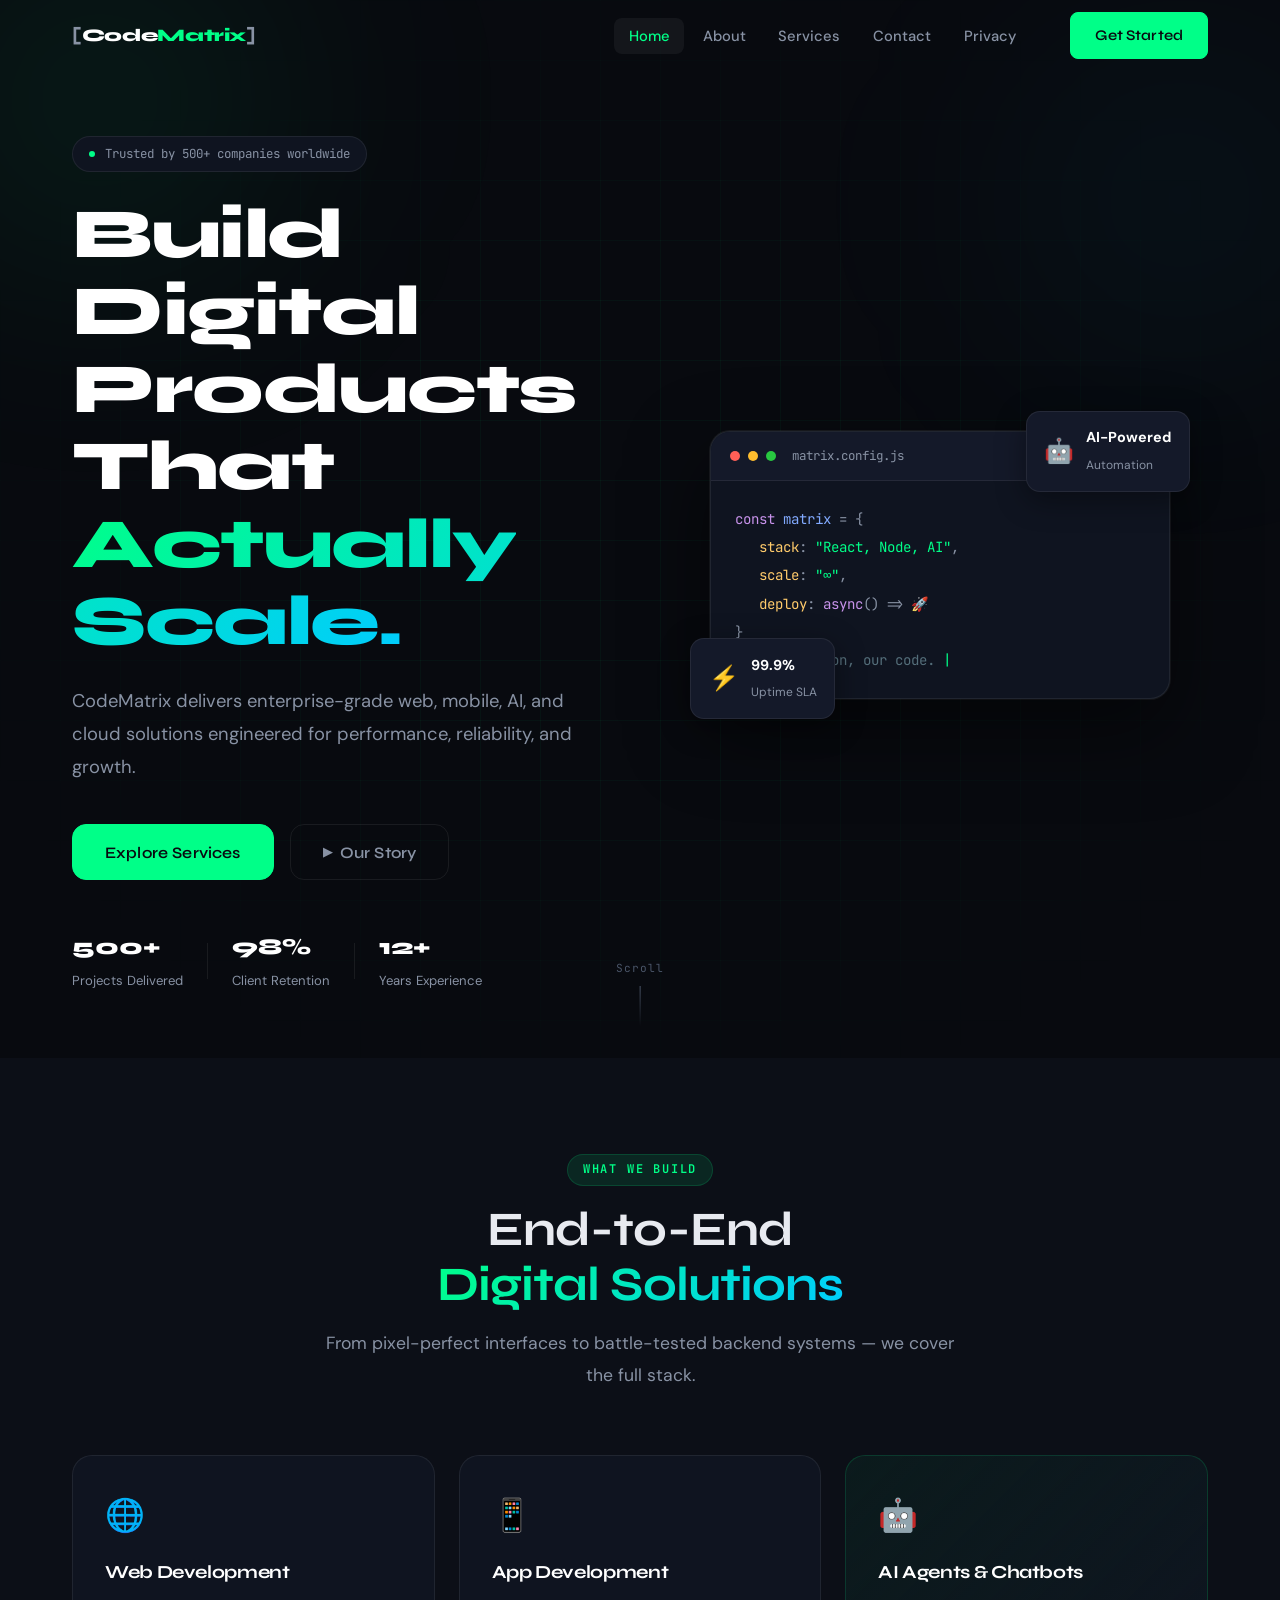
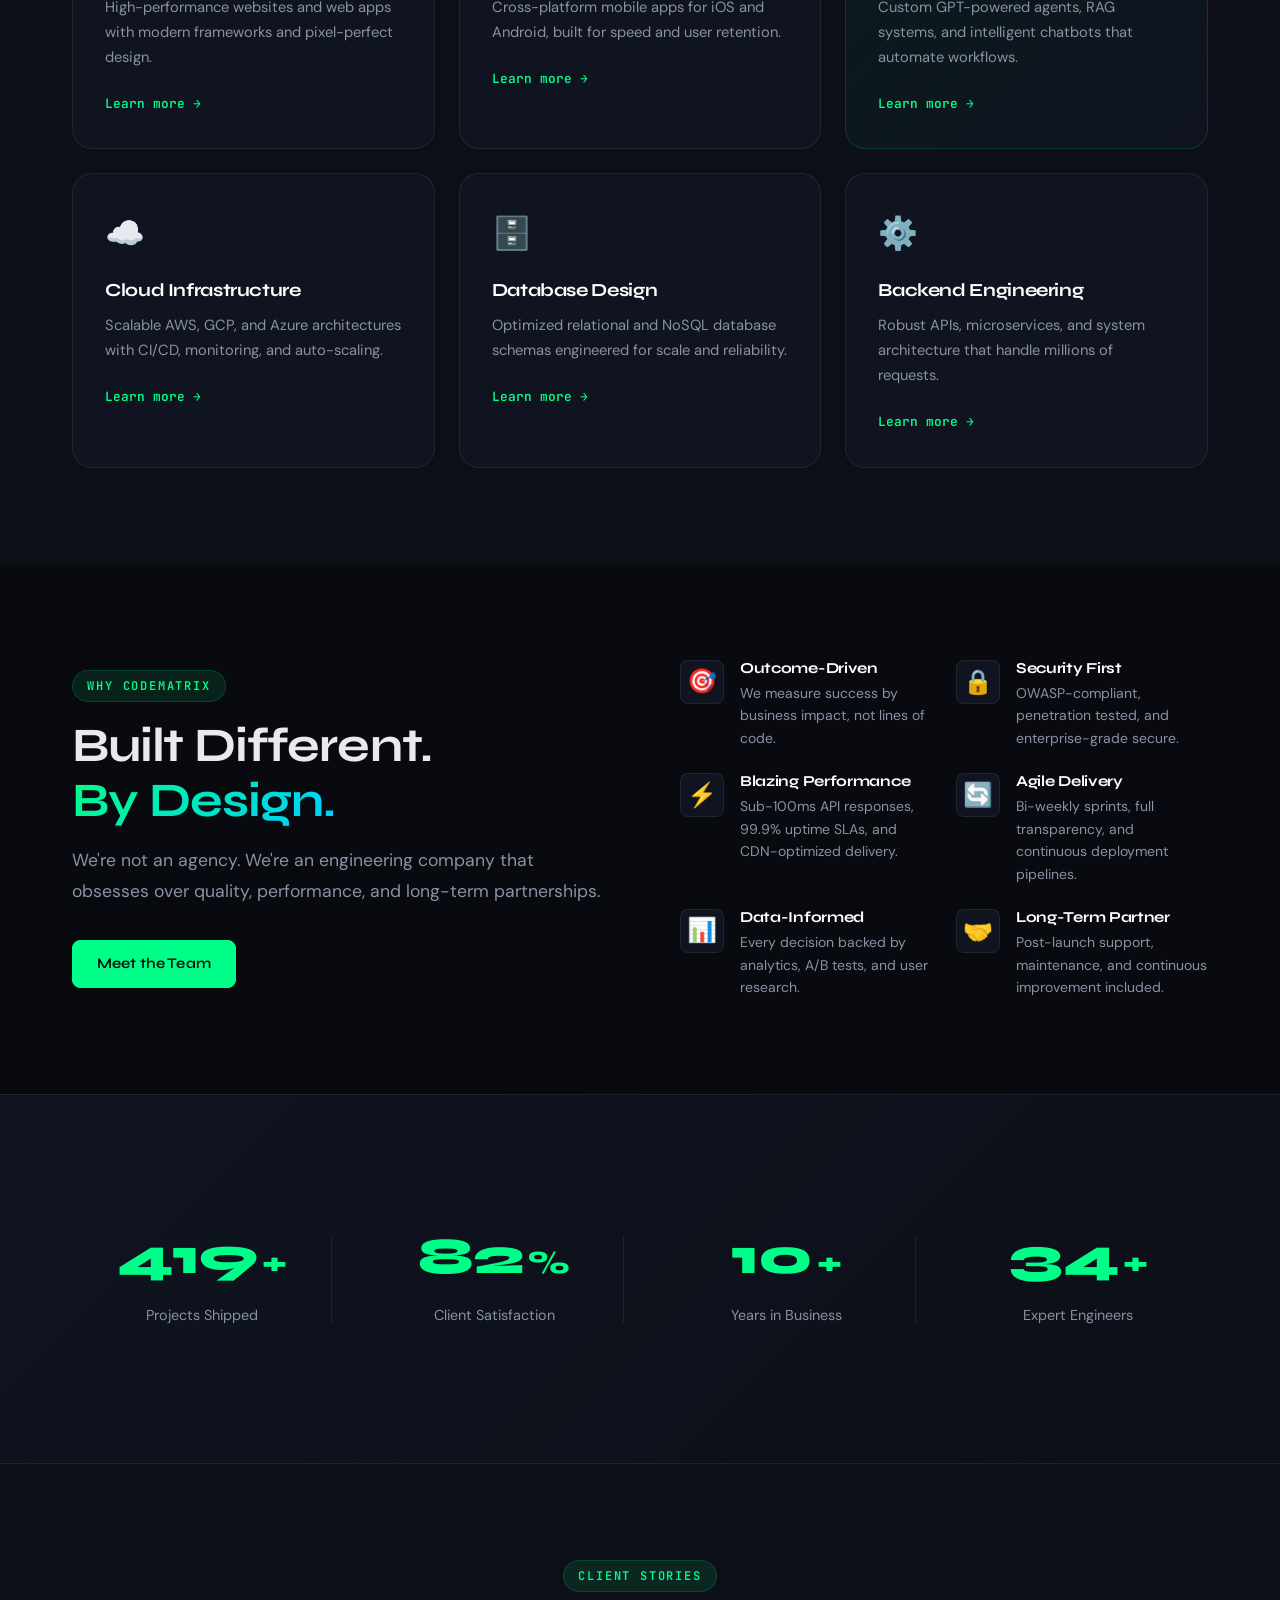
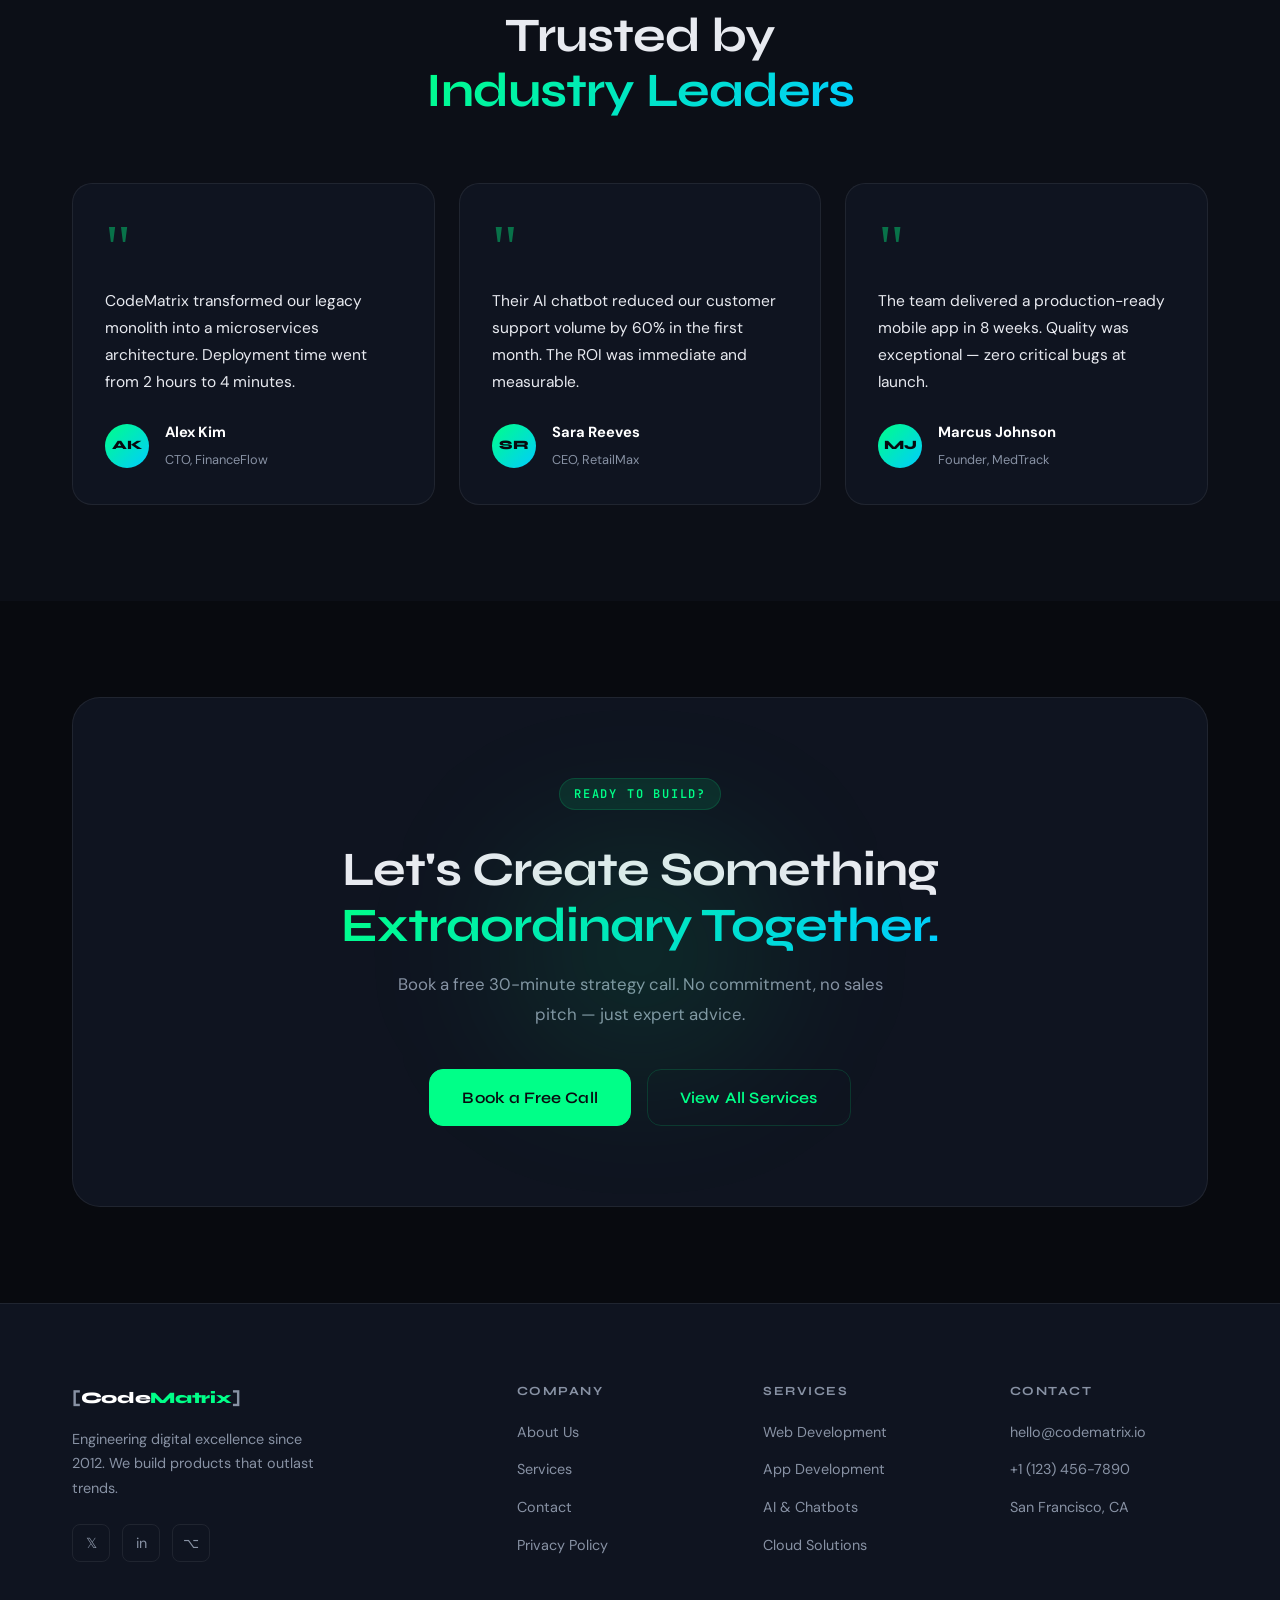
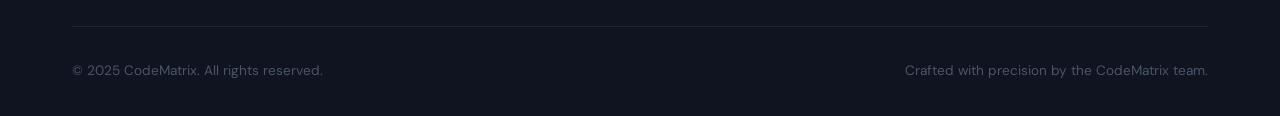
<file: index.html>
<!DOCTYPE html>
<html lang="en">
<head>
  <meta charset="UTF-8" />
  <meta name="viewport" content="width=device-width, initial-scale=1.0" />
  <title>CodeMatrix — Modern Tech Solutions</title>
  <meta name="description" content="CodeMatrix delivers cutting-edge web, app, AI, and cloud solutions for modern businesses. Build faster, scale smarter." />
  <meta name="keywords" content="web development, app development, AI agents, cloud solutions, tech startup, CodeMatrix" />
  <meta name="author" content="CodeMatrix" />

  <!-- Open Graph -->
  <meta property="og:title" content="CodeMatrix — Modern Tech Solutions" />
  <meta property="og:description" content="We build digital products that scale. Web, App, AI, Cloud — all under one roof." />
  <meta property="og:type" content="website" />
  <meta property="og:url" content="https://codematrix.io" />
  <meta property="og:image" content="assets/og-image.png" />

  <!-- Google Analytics -->
  <!-- Google tag (gtag.js) -->
<!-- Google Analytics -->
<!-- Google tag (gtag.js) -->
<script async src="https://www.googletagmanager.com/gtag/js?id=G-DKW6C0M9B0"></script>
<script>
  window.dataLayer = window.dataLayer || [];
  function gtag(){dataLayer.push(arguments);}
  gtag('js', new Date());

  gtag('config', 'G-DKW6C0M9B0');
</script>

  <!-- Google AdSense Placeholder -->
  <!-- <script async src="https://pagead2.googlesyndication.com/pagead/js/adsbygoogle.js?client=ca-pub-XXXXXXXXXX" crossorigin="anonymous"></script> -->
   <script async src="https://pagead2.googlesyndication.com/pagead/js/adsbygoogle.js?client=ca-pub-2388046871434862"
     crossorigin="anonymous"></script>

  <link rel="stylesheet" href="style.css" />
  <link rel="preconnect" href="https://fonts.googleapis.com" />
  <link href="https://fonts.googleapis.com/css2?family=Syne:wght@400;600;700;800&family=DM+Sans:wght@300;400;500&family=JetBrains+Mono:wght@400;600&display=swap" rel="stylesheet" />
</head>
<body class="page-home">

  <!-- Page Loader -->
  <div class="loader" id="loader">
    <div class="loader-inner">
      <span class="loader-logo">CM</span>
      <div class="loader-bar"><div class="loader-progress"></div></div>
    </div>
  </div>

  <!-- Navigation -->
  <nav class="navbar" id="navbar">
    <div class="nav-container">
      <a href="index.html" class="nav-logo">
        <span class="logo-bracket">[</span>Code<span class="logo-accent">Matrix</span><span class="logo-bracket">]</span>
      </a>
      <ul class="nav-links" id="navLinks">
        <li><a href="index.html" class="nav-link active">Home</a></li>
        <li><a href="about.html" class="nav-link">About</a></li>
        <li><a href="services.html" class="nav-link">Services</a></li>
        <li><a href="contact.html" class="nav-link">Contact</a></li>
        <li><a href="privacy.html" class="nav-link">Privacy</a></li>
      </ul>
      <a href="contact.html" class="btn btn-primary nav-cta">Get Started</a>
      <button class="hamburger" id="hamburger" aria-label="Toggle menu">
        <span></span><span></span><span></span>
      </button>
    </div>
  </nav>

  <!-- ===== HERO SECTION ===== -->
  <section class="hero" id="hero">
    <div class="hero-bg-grid"></div>
    <div class="hero-glow hero-glow-1"></div>
    <div class="hero-glow hero-glow-2"></div>
    <div class="container hero-content">
      <div class="hero-text" data-animate="fade-up">
        <div class="hero-badge">
          <span class="badge-dot"></span>
          Trusted by 500+ companies worldwide
        </div>
        <h1 class="hero-title">
          Build Digital<br />
          Products That<br />
          <span class="text-gradient">Actually Scale.</span>
        </h1>
        <p class="hero-sub">
          CodeMatrix delivers enterprise-grade web, mobile, AI, and cloud solutions
          engineered for performance, reliability, and growth.
        </p>
        <div class="hero-actions">
          <a href="services.html" class="btn btn-primary btn-lg">Explore Services</a>
          <a href="about.html" class="btn btn-ghost btn-lg">
            <span class="play-icon">▶</span> Our Story
          </a>
        </div>
        <div class="hero-stats-row">
          <div class="hero-stat">
            <strong>500+</strong>
            <span>Projects Delivered</span>
          </div>
          <div class="hero-stat-divider"></div>
          <div class="hero-stat">
            <strong>98%</strong>
            <span>Client Retention</span>
          </div>
          <div class="hero-stat-divider"></div>
          <div class="hero-stat">
            <strong>12+</strong>
            <span>Years Experience</span>
          </div>
        </div>
      </div>
      <div class="hero-visual" data-animate="fade-left">
        <div class="hero-card-stack">
          <div class="hcard hcard-main">
            <div class="hcard-header">
              <span class="hcard-dot red"></span>
              <span class="hcard-dot yellow"></span>
              <span class="hcard-dot green"></span>
              <span class="hcard-title">matrix.config.js</span>
            </div>
            <div class="hcard-code">
              <div class="code-line"><span class="c-key">const</span> <span class="c-var">matrix</span> <span class="c-op">=</span> {</div>
              <div class="code-line pad">  <span class="c-str">stack</span>: <span class="c-val">"React, Node, AI"</span>,</div>
              <div class="code-line pad">  <span class="c-str">scale</span>: <span class="c-val">"∞"</span>,</div>
              <div class="code-line pad">  <span class="c-str">deploy</span>: <span class="c-fn">async</span>() <span class="c-op">=></span> <span class="c-val">🚀</span></div>
              <div class="code-line">}</div>
              <div class="code-line blink-line"><span class="c-comment">// Your vision, our code.</span> <span class="cursor">|</span></div>
            </div>
          </div>
          <div class="hcard hcard-float hcard-f1">
            <div class="hf-icon">⚡</div>
            <div>
              <strong>99.9%</strong>
              <small>Uptime SLA</small>
            </div>
          </div>
          <div class="hcard hcard-float hcard-f2">
            <div class="hf-icon">🤖</div>
            <div>
              <strong>AI-Powered</strong>
              <small>Automation</small>
            </div>
          </div>
        </div>
      </div>
    </div>
    <div class="hero-scroll-hint">
      <span>Scroll</span>
      <div class="scroll-line"></div>
    </div>
  </section>

  <!-- ===== SERVICES PREVIEW ===== -->
  <section class="section services-preview" id="services">
    <div class="container">
      <div class="section-header" data-animate="fade-up">
        <span class="section-label">What We Build</span>
        <h2 class="section-title">End-to-End<br /><span class="text-gradient">Digital Solutions</span></h2>
        <p class="section-sub">From pixel-perfect interfaces to battle-tested backend systems — we cover the full stack.</p>
      </div>
      <div class="services-grid" data-animate="stagger">
        <div class="service-card">
          <div class="sc-icon">🌐</div>
          <h3>Web Development</h3>
          <p>High-performance websites and web apps with modern frameworks and pixel-perfect design.</p>
          <a href="services.html" class="sc-link">Learn more →</a>
        </div>
        <div class="service-card">
          <div class="sc-icon">📱</div>
          <h3>App Development</h3>
          <p>Cross-platform mobile apps for iOS and Android, built for speed and user retention.</p>
          <a href="services.html" class="sc-link">Learn more →</a>
        </div>
        <div class="service-card sc-featured">
          <div class="sc-icon">🤖</div>
          <h3>AI Agents & Chatbots</h3>
          <p>Custom GPT-powered agents, RAG systems, and intelligent chatbots that automate workflows.</p>
          <a href="services.html" class="sc-link">Learn more →</a>
        </div>
        <div class="service-card">
          <div class="sc-icon">☁️</div>
          <h3>Cloud Infrastructure</h3>
          <p>Scalable AWS, GCP, and Azure architectures with CI/CD, monitoring, and auto-scaling.</p>
          <a href="services.html" class="sc-link">Learn more →</a>
        </div>
        <div class="service-card">
          <div class="sc-icon">🗄️</div>
          <h3>Database Design</h3>
          <p>Optimized relational and NoSQL database schemas engineered for scale and reliability.</p>
          <a href="services.html" class="sc-link">Learn more →</a>
        </div>
        <div class="service-card">
          <div class="sc-icon">⚙️</div>
          <h3>Backend Engineering</h3>
          <p>Robust APIs, microservices, and system architecture that handle millions of requests.</p>
          <a href="services.html" class="sc-link">Learn more →</a>
        </div>
      </div>
    </div>
  </section>

  <!-- ===== WHY CHOOSE US ===== -->
  <section class="section why-us">
    <div class="container">
      <div class="why-grid">
        <div class="why-text" data-animate="fade-right">
          <span class="section-label">Why CodeMatrix</span>
          <h2 class="section-title">Built Different.<br /><span class="text-gradient">By Design.</span></h2>
          <p class="section-sub">We're not an agency. We're an engineering company that obsesses over quality, performance, and long-term partnerships.</p>
          <a href="about.html" class="btn btn-primary">Meet the Team</a>
        </div>
        <div class="why-features" data-animate="stagger">
          <div class="feature-item">
            <div class="fi-icon">🎯</div>
            <div>
              <h4>Outcome-Driven</h4>
              <p>We measure success by business impact, not lines of code.</p>
            </div>
          </div>
          <div class="feature-item">
            <div class="fi-icon">🔒</div>
            <div>
              <h4>Security First</h4>
              <p>OWASP-compliant, penetration tested, and enterprise-grade secure.</p>
            </div>
          </div>
          <div class="feature-item">
            <div class="fi-icon">⚡</div>
            <div>
              <h4>Blazing Performance</h4>
              <p>Sub-100ms API responses, 99.9% uptime SLAs, and CDN-optimized delivery.</p>
            </div>
          </div>
          <div class="feature-item">
            <div class="fi-icon">🔄</div>
            <div>
              <h4>Agile Delivery</h4>
              <p>Bi-weekly sprints, full transparency, and continuous deployment pipelines.</p>
            </div>
          </div>
          <div class="feature-item">
            <div class="fi-icon">📊</div>
            <div>
              <h4>Data-Informed</h4>
              <p>Every decision backed by analytics, A/B tests, and user research.</p>
            </div>
          </div>
          <div class="feature-item">
            <div class="fi-icon">🤝</div>
            <div>
              <h4>Long-Term Partner</h4>
              <p>Post-launch support, maintenance, and continuous improvement included.</p>
            </div>
          </div>
        </div>
      </div>
    </div>
  </section>

  <!-- ===== STATS ===== -->
  <section class="section stats-section">
    <div class="container">
      <div class="stats-grid" data-animate="stagger">
        <div class="stat-card">
          <div class="stat-number" data-count="500">0</div>
          <div class="stat-plus">+</div>
          <div class="stat-label">Projects Shipped</div>
        </div>
        <div class="stat-card">
          <div class="stat-number" data-count="98">0</div>
          <div class="stat-plus">%</div>
          <div class="stat-label">Client Satisfaction</div>
        </div>
        <div class="stat-card">
          <div class="stat-number" data-count="12">0</div>
          <div class="stat-plus">+</div>
          <div class="stat-label">Years in Business</div>
        </div>
        <div class="stat-card">
          <div class="stat-number" data-count="40">0</div>
          <div class="stat-plus">+</div>
          <div class="stat-label">Expert Engineers</div>
        </div>
      </div>
    </div>
  </section>

  <!-- ===== TESTIMONIALS ===== -->
  <section class="section testimonials-section">
    <div class="container">
      <div class="section-header" data-animate="fade-up">
        <span class="section-label">Client Stories</span>
        <h2 class="section-title">Trusted by<br /><span class="text-gradient">Industry Leaders</span></h2>
      </div>
      <div class="testimonials-track" data-animate="stagger">
        <div class="tcard">
          <div class="tcard-quote">"</div>
          <p>CodeMatrix transformed our legacy monolith into a microservices architecture. Deployment time went from 2 hours to 4 minutes.</p>
          <div class="tcard-author">
            <div class="tcard-avatar">AK</div>
            <div>
              <strong>Alex Kim</strong>
              <span>CTO, FinanceFlow</span>
            </div>
          </div>
        </div>
        <div class="tcard">
          <div class="tcard-quote">"</div>
          <p>Their AI chatbot reduced our customer support volume by 60% in the first month. The ROI was immediate and measurable.</p>
          <div class="tcard-author">
            <div class="tcard-avatar">SR</div>
            <div>
              <strong>Sara Reeves</strong>
              <span>CEO, RetailMax</span>
            </div>
          </div>
        </div>
        <div class="tcard">
          <div class="tcard-quote">"</div>
          <p>The team delivered a production-ready mobile app in 8 weeks. Quality was exceptional — zero critical bugs at launch.</p>
          <div class="tcard-author">
            <div class="tcard-avatar">MJ</div>
            <div>
              <strong>Marcus Johnson</strong>
              <span>Founder, MedTrack</span>
            </div>
          </div>
        </div>
      </div>
    </div>
  </section>

  <!-- ===== CTA SECTION ===== -->
  <section class="section cta-section">
    <div class="container">
      <div class="cta-box" data-animate="fade-up">
        <div class="cta-glow"></div>
        <span class="section-label">Ready to Build?</span>
        <h2>Let's Create Something<br /><span class="text-gradient">Extraordinary Together.</span></h2>
        <p>Book a free 30-minute strategy call. No commitment, no sales pitch — just expert advice.</p>
        <div class="cta-actions">
          <a href="contact.html" class="btn btn-primary btn-lg">Book a Free Call</a>
          <a href="services.html" class="btn btn-outline btn-lg">View All Services</a>
        </div>
      </div>
    </div>
  </section>

  <!-- ===== FOOTER ===== -->
  <footer class="footer">
    <div class="container">
      <div class="footer-grid">
        <div class="footer-brand">
          <a href="index.html" class="nav-logo">
            <span class="logo-bracket">[</span>Code<span class="logo-accent">Matrix</span><span class="logo-bracket">]</span>
          </a>
          <p>Engineering digital excellence since 2012. We build products that outlast trends.</p>
          <div class="footer-socials">
            <a href="#" class="social-link" aria-label="Twitter">𝕏</a>
            <a href="#" class="social-link" aria-label="LinkedIn">in</a>
            <a href="#" class="social-link" aria-label="GitHub">⌥</a>
          </div>
        </div>
        <div class="footer-col">
          <h5>Company</h5>
          <ul>
            <li><a href="about.html">About Us</a></li>
            <li><a href="services.html">Services</a></li>
            <li><a href="contact.html">Contact</a></li>
            <li><a href="privacy.html">Privacy Policy</a></li>
          </ul>
        </div>
        <div class="footer-col">
          <h5>Services</h5>
          <ul>
            <li><a href="services.html">Web Development</a></li>
            <li><a href="services.html">App Development</a></li>
            <li><a href="services.html">AI & Chatbots</a></li>
            <li><a href="services.html">Cloud Solutions</a></li>
          </ul>
        </div>
        <div class="footer-col">
          <h5>Contact</h5>
          <ul>
            <li><a href="mailto:hello@codematrix.io">hello@codematrix.io</a></li>
            <li><a href="tel:+11234567890">+1 (123) 456-7890</a></li>
            <li><span>San Francisco, CA</span></li>
          </ul>
        </div>
      </div>
      <div class="footer-bottom">
        <p>© 2025 CodeMatrix. All rights reserved.</p>
        <p>Crafted with precision by the CodeMatrix team.</p>
      </div>
    </div>
  </footer>

  <script src="script.js"></script>
</body>
</html>
</file>
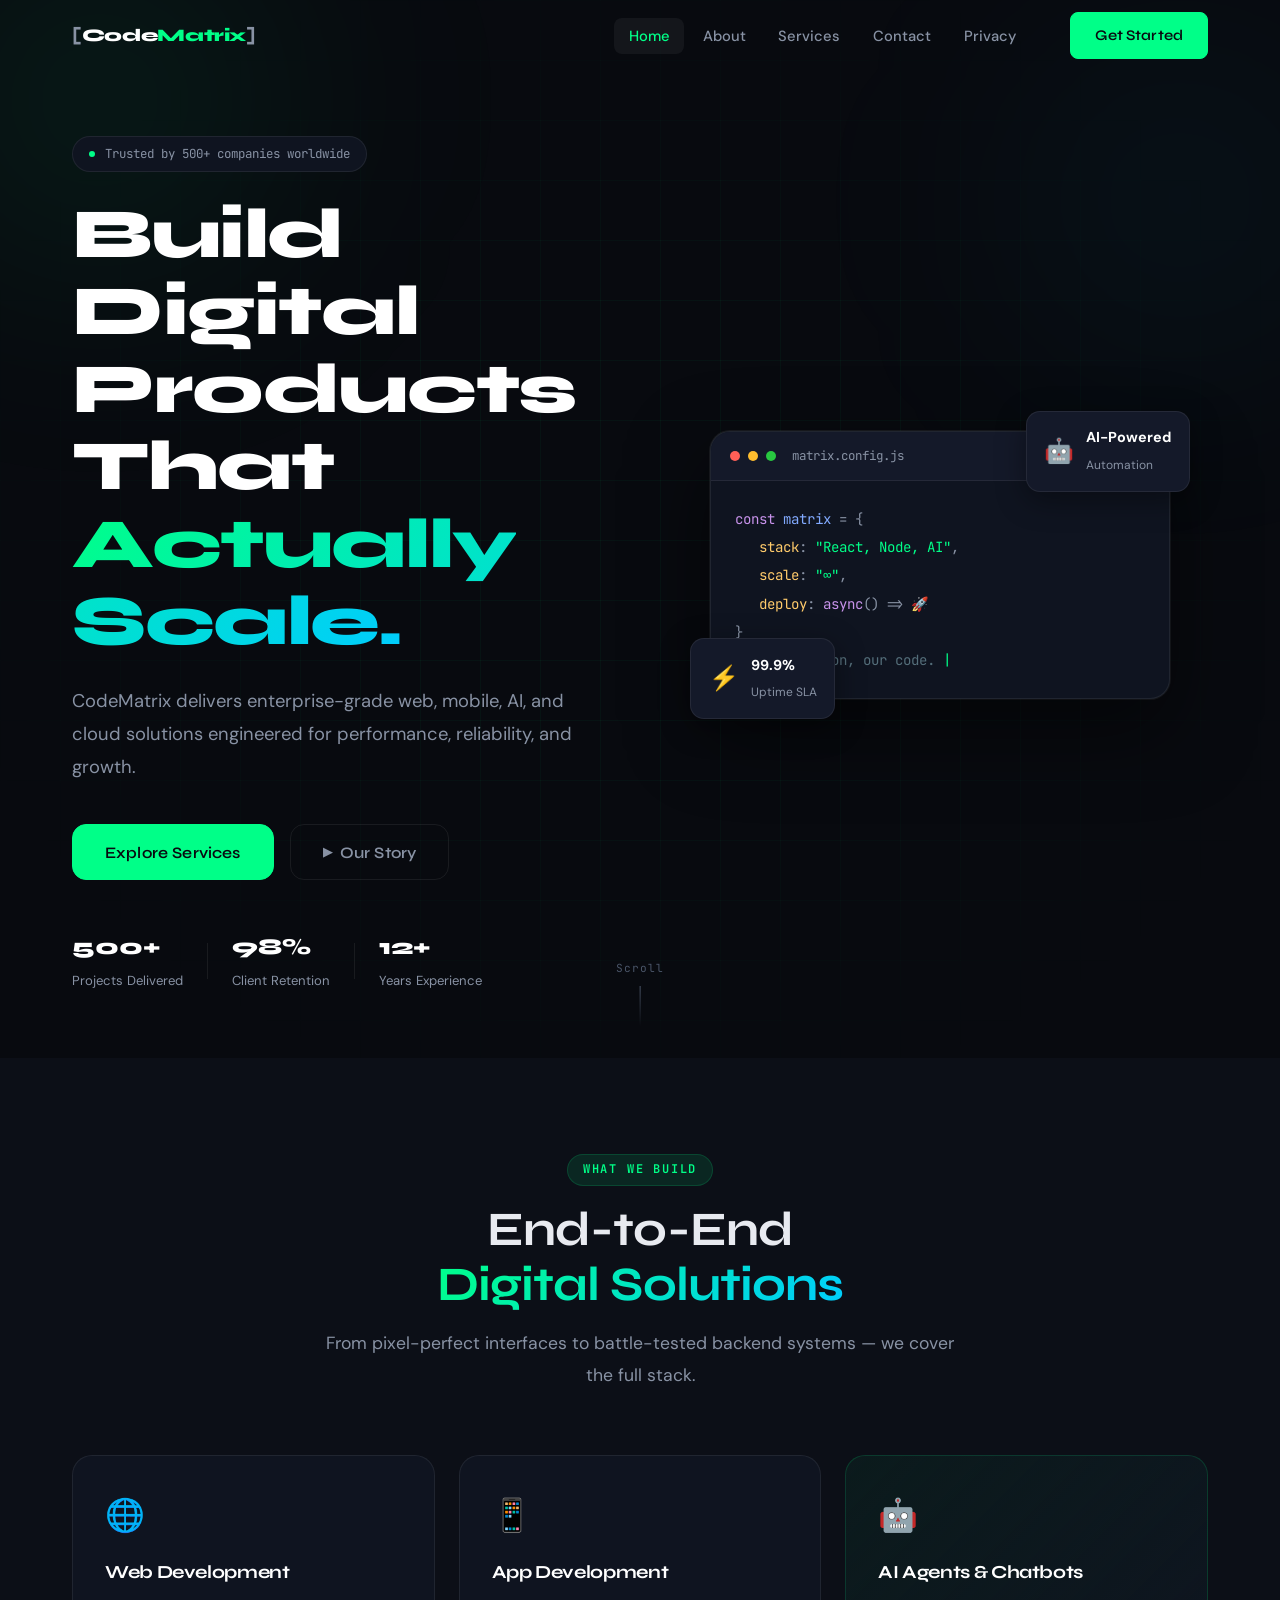
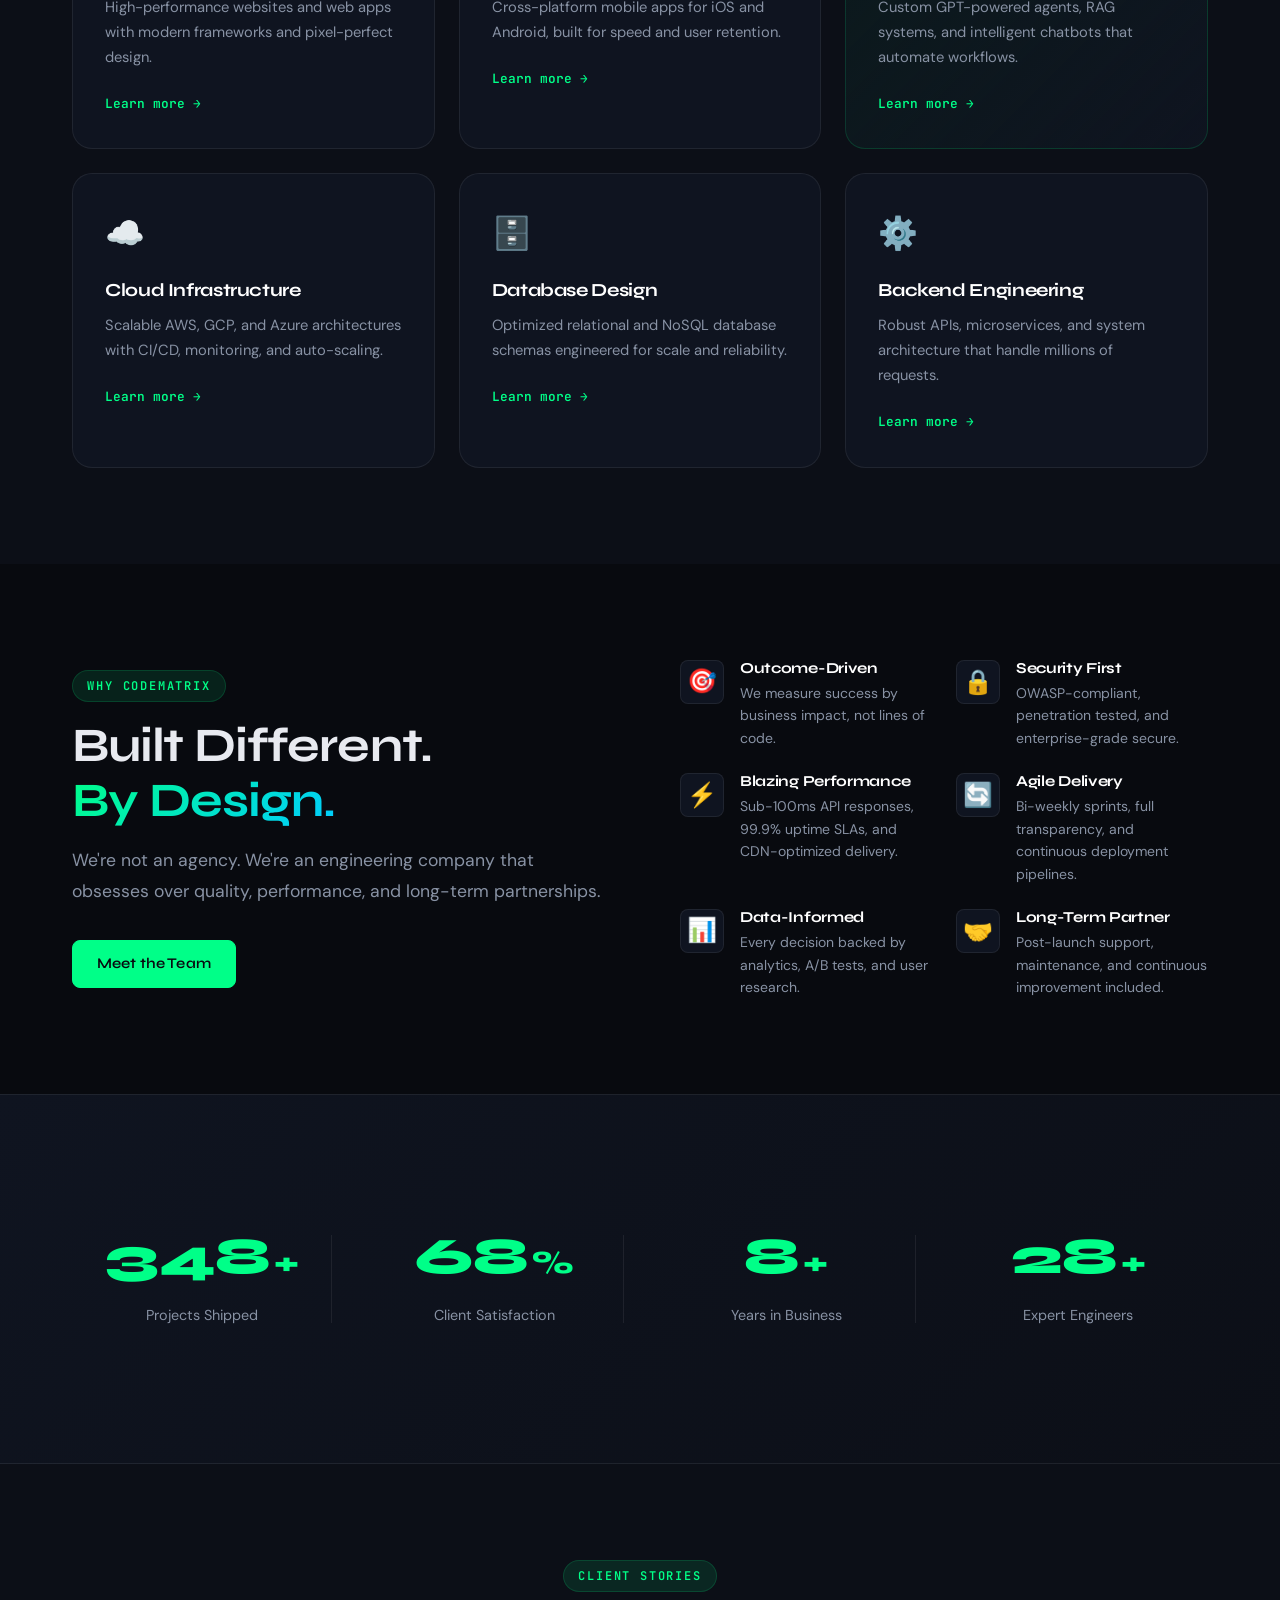
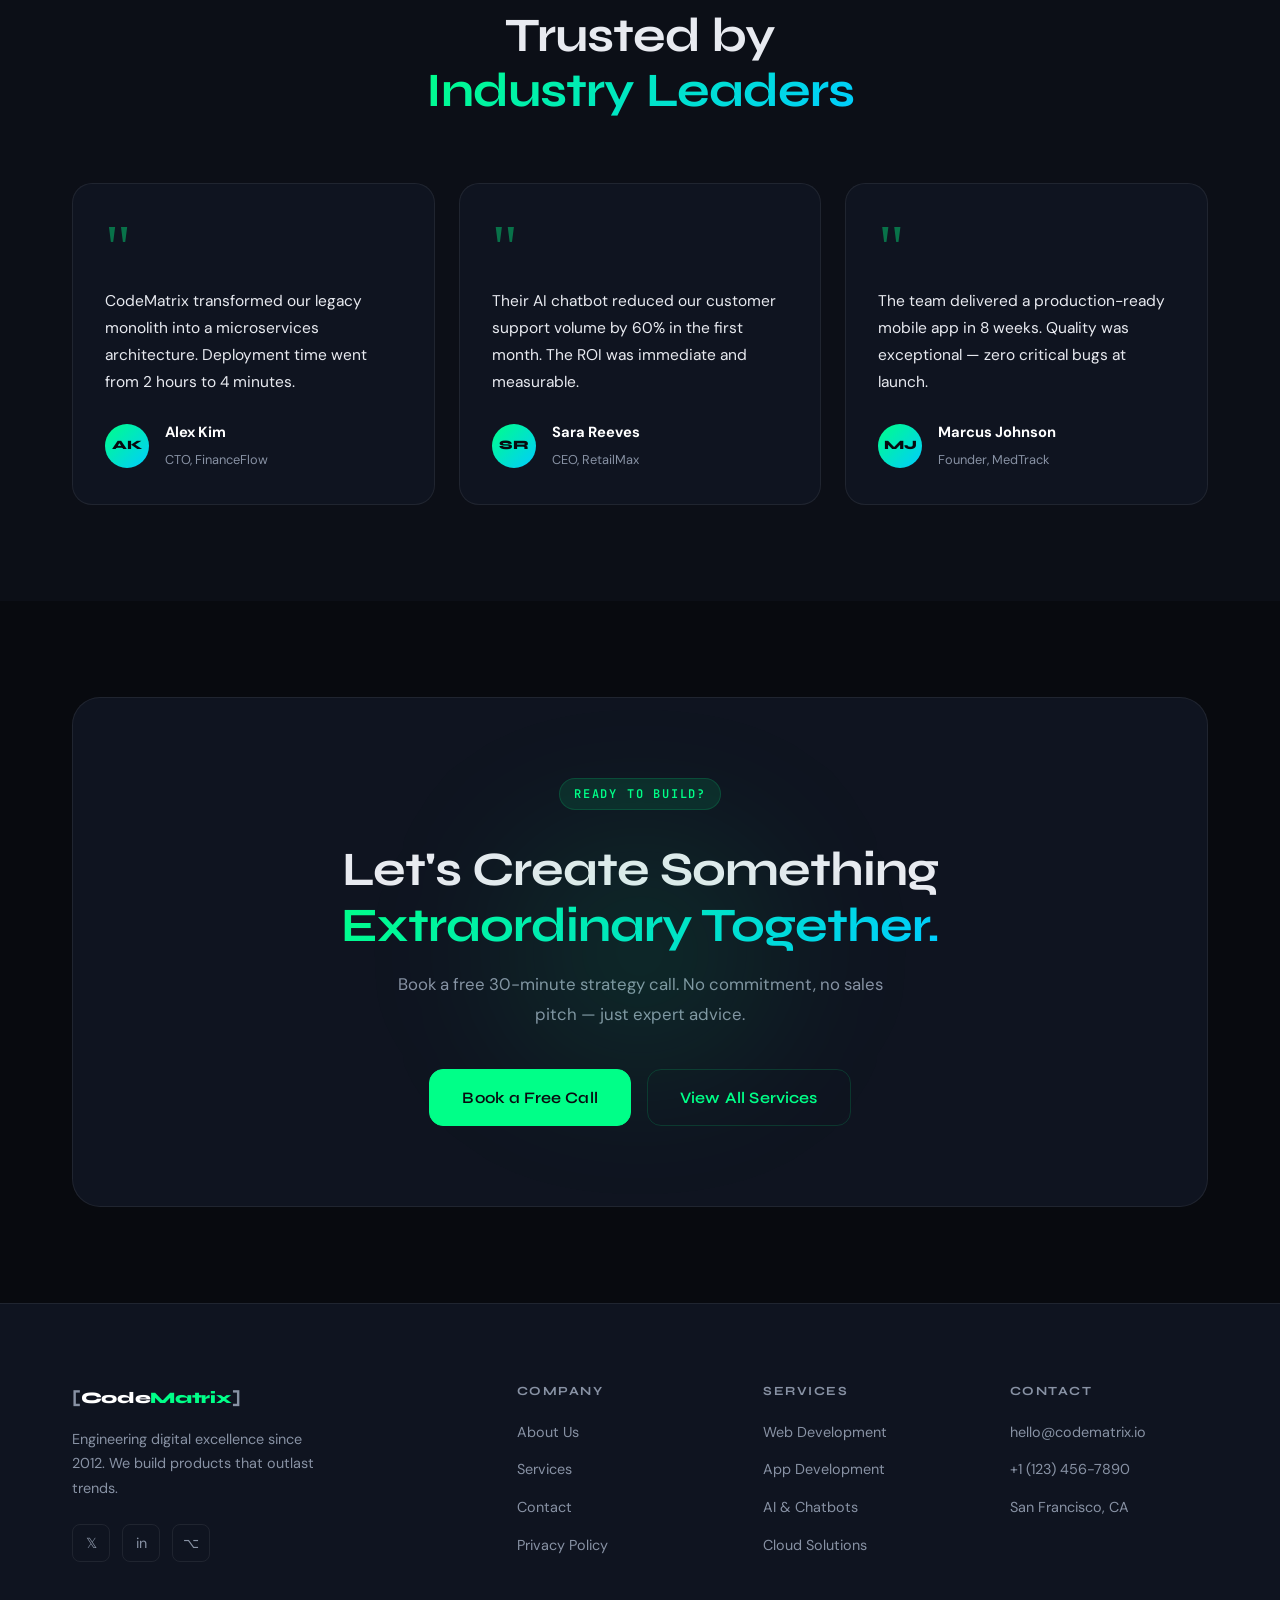
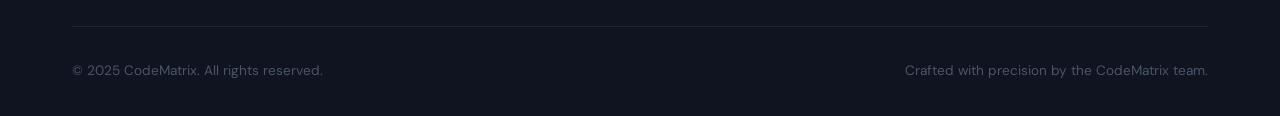
<file: Web Project/index.html>
<!DOCTYPE html>
<html lang="en">
<head>
  <meta charset="UTF-8" />
  <meta name="viewport" content="width=device-width, initial-scale=1.0" />
  <title>CodeMatrix — Modern Tech Solutions</title>
  <meta name="description" content="CodeMatrix delivers cutting-edge web, app, AI, and cloud solutions for modern businesses. Build faster, scale smarter." />
  <meta name="keywords" content="web development, app development, AI agents, cloud solutions, tech startup, CodeMatrix" />
  <meta name="author" content="CodeMatrix" />

  <!-- Open Graph -->
  <meta property="og:title" content="CodeMatrix — Modern Tech Solutions" />
  <meta property="og:description" content="We build digital products that scale. Web, App, AI, Cloud — all under one roof." />
  <meta property="og:type" content="website" />
  <meta property="og:url" content="https://codematrix.io" />
  <meta property="og:image" content="assets/og-image.png" />

  <!-- Google Analytics Placeholder -->
  <!-- <script async src="https://www.googletagmanager.com/gtag/js?id=G-XXXXXXXXXX"></script> -->

  <!-- Google AdSense Placeholder -->
  <!-- <script async src="https://pagead2.googlesyndication.com/pagead/js/adsbygoogle.js?client=ca-pub-XXXXXXXXXX" crossorigin="anonymous"></script> -->

  <link rel="stylesheet" href="style.css" />
  <link rel="preconnect" href="https://fonts.googleapis.com" />
  <link href="https://fonts.googleapis.com/css2?family=Syne:wght@400;600;700;800&family=DM+Sans:wght@300;400;500&family=JetBrains+Mono:wght@400;600&display=swap" rel="stylesheet" />
</head>
<body class="page-home">

  <!-- Page Loader -->
  <div class="loader" id="loader">
    <div class="loader-inner">
      <span class="loader-logo">CM</span>
      <div class="loader-bar"><div class="loader-progress"></div></div>
    </div>
  </div>

  <!-- Navigation -->
  <nav class="navbar" id="navbar">
    <div class="nav-container">
      <a href="index.html" class="nav-logo">
        <span class="logo-bracket">[</span>Code<span class="logo-accent">Matrix</span><span class="logo-bracket">]</span>
      </a>
      <ul class="nav-links" id="navLinks">
        <li><a href="index.html" class="nav-link active">Home</a></li>
        <li><a href="about.html" class="nav-link">About</a></li>
        <li><a href="services.html" class="nav-link">Services</a></li>
        <li><a href="contact.html" class="nav-link">Contact</a></li>
        <li><a href="privacy.html" class="nav-link">Privacy</a></li>
      </ul>
      <a href="contact.html" class="btn btn-primary nav-cta">Get Started</a>
      <button class="hamburger" id="hamburger" aria-label="Toggle menu">
        <span></span><span></span><span></span>
      </button>
    </div>
  </nav>

  <!-- ===== HERO SECTION ===== -->
  <section class="hero" id="hero">
    <div class="hero-bg-grid"></div>
    <div class="hero-glow hero-glow-1"></div>
    <div class="hero-glow hero-glow-2"></div>
    <div class="container hero-content">
      <div class="hero-text" data-animate="fade-up">
        <div class="hero-badge">
          <span class="badge-dot"></span>
          Trusted by 500+ companies worldwide
        </div>
        <h1 class="hero-title">
          Build Digital<br />
          Products That<br />
          <span class="text-gradient">Actually Scale.</span>
        </h1>
        <p class="hero-sub">
          CodeMatrix delivers enterprise-grade web, mobile, AI, and cloud solutions
          engineered for performance, reliability, and growth.
        </p>
        <div class="hero-actions">
          <a href="services.html" class="btn btn-primary btn-lg">Explore Services</a>
          <a href="about.html" class="btn btn-ghost btn-lg">
            <span class="play-icon">▶</span> Our Story
          </a>
        </div>
        <div class="hero-stats-row">
          <div class="hero-stat">
            <strong>500+</strong>
            <span>Projects Delivered</span>
          </div>
          <div class="hero-stat-divider"></div>
          <div class="hero-stat">
            <strong>98%</strong>
            <span>Client Retention</span>
          </div>
          <div class="hero-stat-divider"></div>
          <div class="hero-stat">
            <strong>12+</strong>
            <span>Years Experience</span>
          </div>
        </div>
      </div>
      <div class="hero-visual" data-animate="fade-left">
        <div class="hero-card-stack">
          <div class="hcard hcard-main">
            <div class="hcard-header">
              <span class="hcard-dot red"></span>
              <span class="hcard-dot yellow"></span>
              <span class="hcard-dot green"></span>
              <span class="hcard-title">matrix.config.js</span>
            </div>
            <div class="hcard-code">
              <div class="code-line"><span class="c-key">const</span> <span class="c-var">matrix</span> <span class="c-op">=</span> {</div>
              <div class="code-line pad">  <span class="c-str">stack</span>: <span class="c-val">"React, Node, AI"</span>,</div>
              <div class="code-line pad">  <span class="c-str">scale</span>: <span class="c-val">"∞"</span>,</div>
              <div class="code-line pad">  <span class="c-str">deploy</span>: <span class="c-fn">async</span>() <span class="c-op">=></span> <span class="c-val">🚀</span></div>
              <div class="code-line">}</div>
              <div class="code-line blink-line"><span class="c-comment">// Your vision, our code.</span> <span class="cursor">|</span></div>
            </div>
          </div>
          <div class="hcard hcard-float hcard-f1">
            <div class="hf-icon">⚡</div>
            <div>
              <strong>99.9%</strong>
              <small>Uptime SLA</small>
            </div>
          </div>
          <div class="hcard hcard-float hcard-f2">
            <div class="hf-icon">🤖</div>
            <div>
              <strong>AI-Powered</strong>
              <small>Automation</small>
            </div>
          </div>
        </div>
      </div>
    </div>
    <div class="hero-scroll-hint">
      <span>Scroll</span>
      <div class="scroll-line"></div>
    </div>
  </section>

  <!-- ===== SERVICES PREVIEW ===== -->
  <section class="section services-preview" id="services">
    <div class="container">
      <div class="section-header" data-animate="fade-up">
        <span class="section-label">What We Build</span>
        <h2 class="section-title">End-to-End<br /><span class="text-gradient">Digital Solutions</span></h2>
        <p class="section-sub">From pixel-perfect interfaces to battle-tested backend systems — we cover the full stack.</p>
      </div>
      <div class="services-grid" data-animate="stagger">
        <div class="service-card">
          <div class="sc-icon">🌐</div>
          <h3>Web Development</h3>
          <p>High-performance websites and web apps with modern frameworks and pixel-perfect design.</p>
          <a href="services.html" class="sc-link">Learn more →</a>
        </div>
        <div class="service-card">
          <div class="sc-icon">📱</div>
          <h3>App Development</h3>
          <p>Cross-platform mobile apps for iOS and Android, built for speed and user retention.</p>
          <a href="services.html" class="sc-link">Learn more →</a>
        </div>
        <div class="service-card sc-featured">
          <div class="sc-icon">🤖</div>
          <h3>AI Agents & Chatbots</h3>
          <p>Custom GPT-powered agents, RAG systems, and intelligent chatbots that automate workflows.</p>
          <a href="services.html" class="sc-link">Learn more →</a>
        </div>
        <div class="service-card">
          <div class="sc-icon">☁️</div>
          <h3>Cloud Infrastructure</h3>
          <p>Scalable AWS, GCP, and Azure architectures with CI/CD, monitoring, and auto-scaling.</p>
          <a href="services.html" class="sc-link">Learn more →</a>
        </div>
        <div class="service-card">
          <div class="sc-icon">🗄️</div>
          <h3>Database Design</h3>
          <p>Optimized relational and NoSQL database schemas engineered for scale and reliability.</p>
          <a href="services.html" class="sc-link">Learn more →</a>
        </div>
        <div class="service-card">
          <div class="sc-icon">⚙️</div>
          <h3>Backend Engineering</h3>
          <p>Robust APIs, microservices, and system architecture that handle millions of requests.</p>
          <a href="services.html" class="sc-link">Learn more →</a>
        </div>
      </div>
    </div>
  </section>

  <!-- ===== WHY CHOOSE US ===== -->
  <section class="section why-us">
    <div class="container">
      <div class="why-grid">
        <div class="why-text" data-animate="fade-right">
          <span class="section-label">Why CodeMatrix</span>
          <h2 class="section-title">Built Different.<br /><span class="text-gradient">By Design.</span></h2>
          <p class="section-sub">We're not an agency. We're an engineering company that obsesses over quality, performance, and long-term partnerships.</p>
          <a href="about.html" class="btn btn-primary">Meet the Team</a>
        </div>
        <div class="why-features" data-animate="stagger">
          <div class="feature-item">
            <div class="fi-icon">🎯</div>
            <div>
              <h4>Outcome-Driven</h4>
              <p>We measure success by business impact, not lines of code.</p>
            </div>
          </div>
          <div class="feature-item">
            <div class="fi-icon">🔒</div>
            <div>
              <h4>Security First</h4>
              <p>OWASP-compliant, penetration tested, and enterprise-grade secure.</p>
            </div>
          </div>
          <div class="feature-item">
            <div class="fi-icon">⚡</div>
            <div>
              <h4>Blazing Performance</h4>
              <p>Sub-100ms API responses, 99.9% uptime SLAs, and CDN-optimized delivery.</p>
            </div>
          </div>
          <div class="feature-item">
            <div class="fi-icon">🔄</div>
            <div>
              <h4>Agile Delivery</h4>
              <p>Bi-weekly sprints, full transparency, and continuous deployment pipelines.</p>
            </div>
          </div>
          <div class="feature-item">
            <div class="fi-icon">📊</div>
            <div>
              <h4>Data-Informed</h4>
              <p>Every decision backed by analytics, A/B tests, and user research.</p>
            </div>
          </div>
          <div class="feature-item">
            <div class="fi-icon">🤝</div>
            <div>
              <h4>Long-Term Partner</h4>
              <p>Post-launch support, maintenance, and continuous improvement included.</p>
            </div>
          </div>
        </div>
      </div>
    </div>
  </section>

  <!-- ===== STATS ===== -->
  <section class="section stats-section">
    <div class="container">
      <div class="stats-grid" data-animate="stagger">
        <div class="stat-card">
          <div class="stat-number" data-count="500">0</div>
          <div class="stat-plus">+</div>
          <div class="stat-label">Projects Shipped</div>
        </div>
        <div class="stat-card">
          <div class="stat-number" data-count="98">0</div>
          <div class="stat-plus">%</div>
          <div class="stat-label">Client Satisfaction</div>
        </div>
        <div class="stat-card">
          <div class="stat-number" data-count="12">0</div>
          <div class="stat-plus">+</div>
          <div class="stat-label">Years in Business</div>
        </div>
        <div class="stat-card">
          <div class="stat-number" data-count="40">0</div>
          <div class="stat-plus">+</div>
          <div class="stat-label">Expert Engineers</div>
        </div>
      </div>
    </div>
  </section>

  <!-- ===== TESTIMONIALS ===== -->
  <section class="section testimonials-section">
    <div class="container">
      <div class="section-header" data-animate="fade-up">
        <span class="section-label">Client Stories</span>
        <h2 class="section-title">Trusted by<br /><span class="text-gradient">Industry Leaders</span></h2>
      </div>
      <div class="testimonials-track" data-animate="stagger">
        <div class="tcard">
          <div class="tcard-quote">"</div>
          <p>CodeMatrix transformed our legacy monolith into a microservices architecture. Deployment time went from 2 hours to 4 minutes.</p>
          <div class="tcard-author">
            <div class="tcard-avatar">AK</div>
            <div>
              <strong>Alex Kim</strong>
              <span>CTO, FinanceFlow</span>
            </div>
          </div>
        </div>
        <div class="tcard">
          <div class="tcard-quote">"</div>
          <p>Their AI chatbot reduced our customer support volume by 60% in the first month. The ROI was immediate and measurable.</p>
          <div class="tcard-author">
            <div class="tcard-avatar">SR</div>
            <div>
              <strong>Sara Reeves</strong>
              <span>CEO, RetailMax</span>
            </div>
          </div>
        </div>
        <div class="tcard">
          <div class="tcard-quote">"</div>
          <p>The team delivered a production-ready mobile app in 8 weeks. Quality was exceptional — zero critical bugs at launch.</p>
          <div class="tcard-author">
            <div class="tcard-avatar">MJ</div>
            <div>
              <strong>Marcus Johnson</strong>
              <span>Founder, MedTrack</span>
            </div>
          </div>
        </div>
      </div>
    </div>
  </section>

  <!-- ===== CTA SECTION ===== -->
  <section class="section cta-section">
    <div class="container">
      <div class="cta-box" data-animate="fade-up">
        <div class="cta-glow"></div>
        <span class="section-label">Ready to Build?</span>
        <h2>Let's Create Something<br /><span class="text-gradient">Extraordinary Together.</span></h2>
        <p>Book a free 30-minute strategy call. No commitment, no sales pitch — just expert advice.</p>
        <div class="cta-actions">
          <a href="contact.html" class="btn btn-primary btn-lg">Book a Free Call</a>
          <a href="services.html" class="btn btn-outline btn-lg">View All Services</a>
        </div>
      </div>
    </div>
  </section>

  <!-- ===== FOOTER ===== -->
  <footer class="footer">
    <div class="container">
      <div class="footer-grid">
        <div class="footer-brand">
          <a href="index.html" class="nav-logo">
            <span class="logo-bracket">[</span>Code<span class="logo-accent">Matrix</span><span class="logo-bracket">]</span>
          </a>
          <p>Engineering digital excellence since 2012. We build products that outlast trends.</p>
          <div class="footer-socials">
            <a href="#" class="social-link" aria-label="Twitter">𝕏</a>
            <a href="#" class="social-link" aria-label="LinkedIn">in</a>
            <a href="#" class="social-link" aria-label="GitHub">⌥</a>
          </div>
        </div>
        <div class="footer-col">
          <h5>Company</h5>
          <ul>
            <li><a href="about.html">About Us</a></li>
            <li><a href="services.html">Services</a></li>
            <li><a href="contact.html">Contact</a></li>
            <li><a href="privacy.html">Privacy Policy</a></li>
          </ul>
        </div>
        <div class="footer-col">
          <h5>Services</h5>
          <ul>
            <li><a href="services.html">Web Development</a></li>
            <li><a href="services.html">App Development</a></li>
            <li><a href="services.html">AI & Chatbots</a></li>
            <li><a href="services.html">Cloud Solutions</a></li>
          </ul>
        </div>
        <div class="footer-col">
          <h5>Contact</h5>
          <ul>
            <li><a href="mailto:hello@codematrix.io">hello@codematrix.io</a></li>
            <li><a href="tel:+11234567890">+1 (123) 456-7890</a></li>
            <li><span>San Francisco, CA</span></li>
          </ul>
        </div>
      </div>
      <div class="footer-bottom">
        <p>© 2025 CodeMatrix. All rights reserved.</p>
        <p>Crafted with precision by the CodeMatrix team.</p>
      </div>
    </div>
  </footer>

  <script src="script.js"></script>
</body>
</html>
</file>
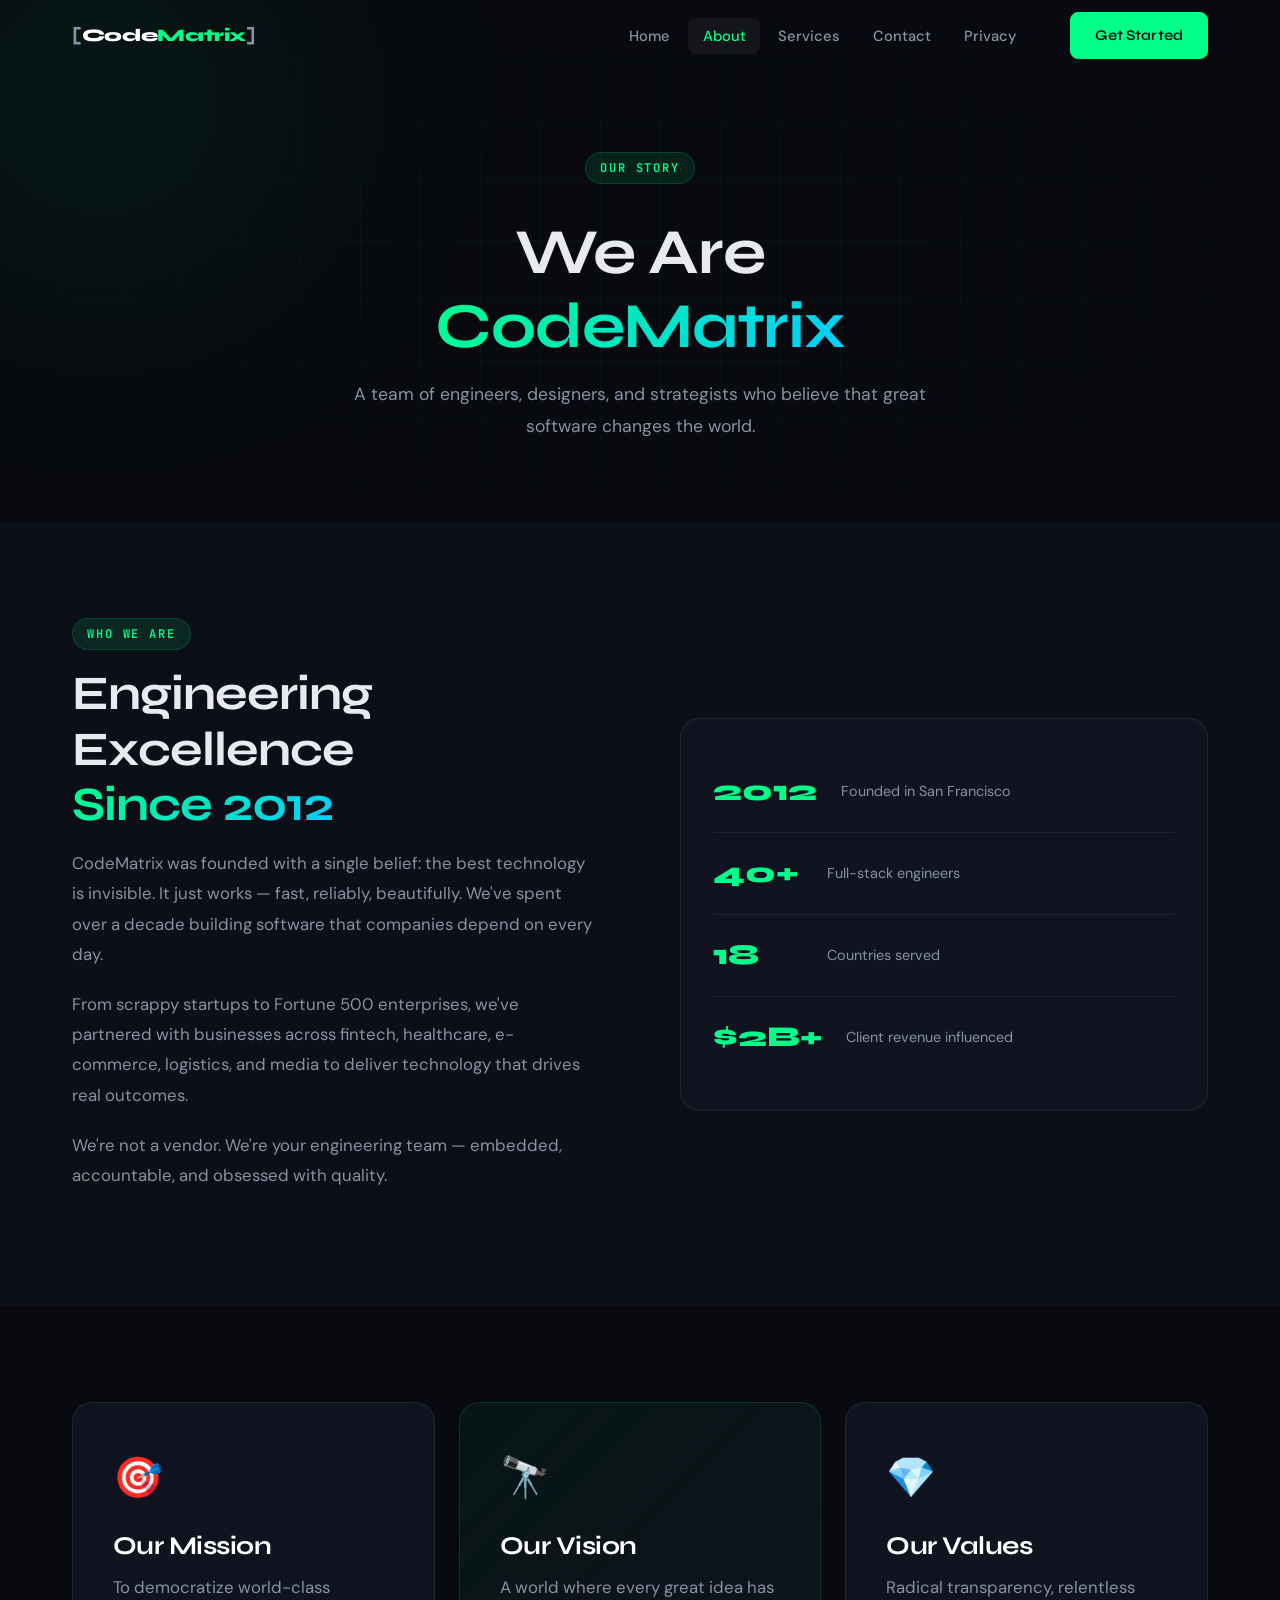
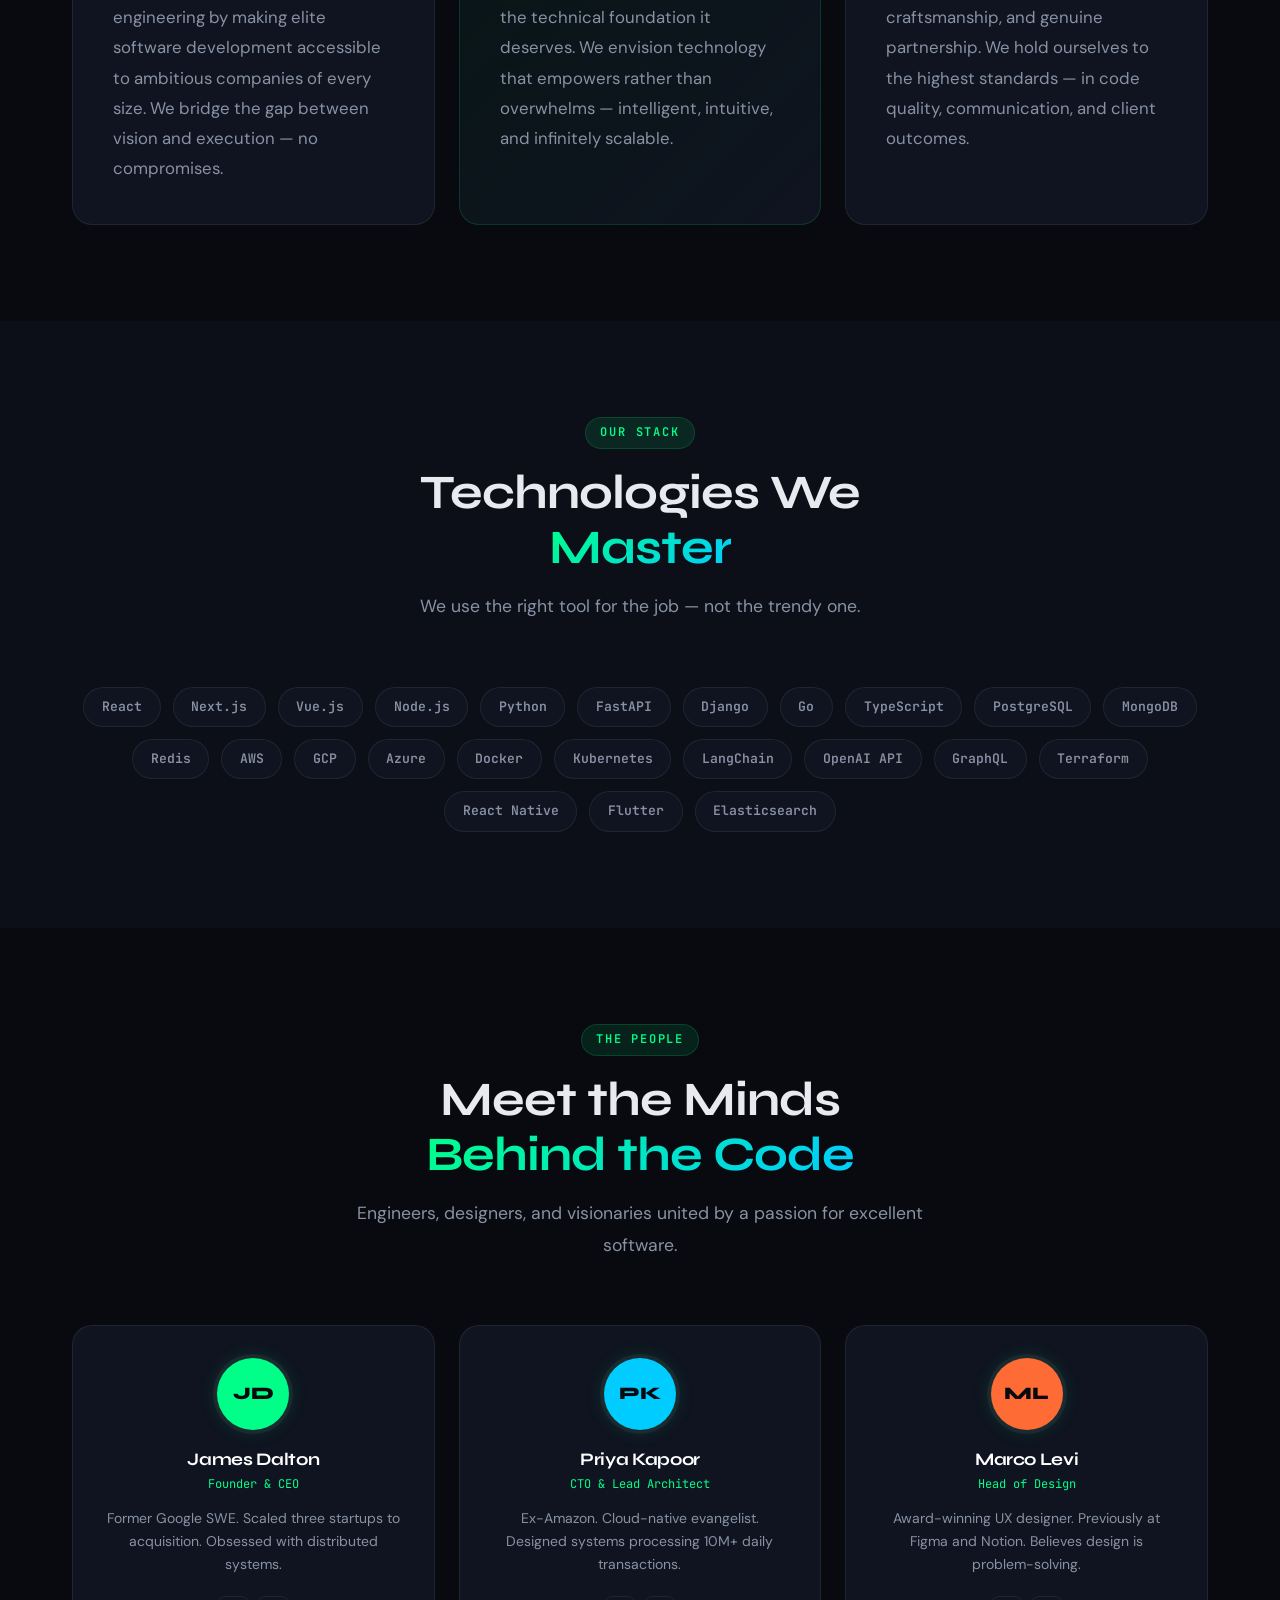
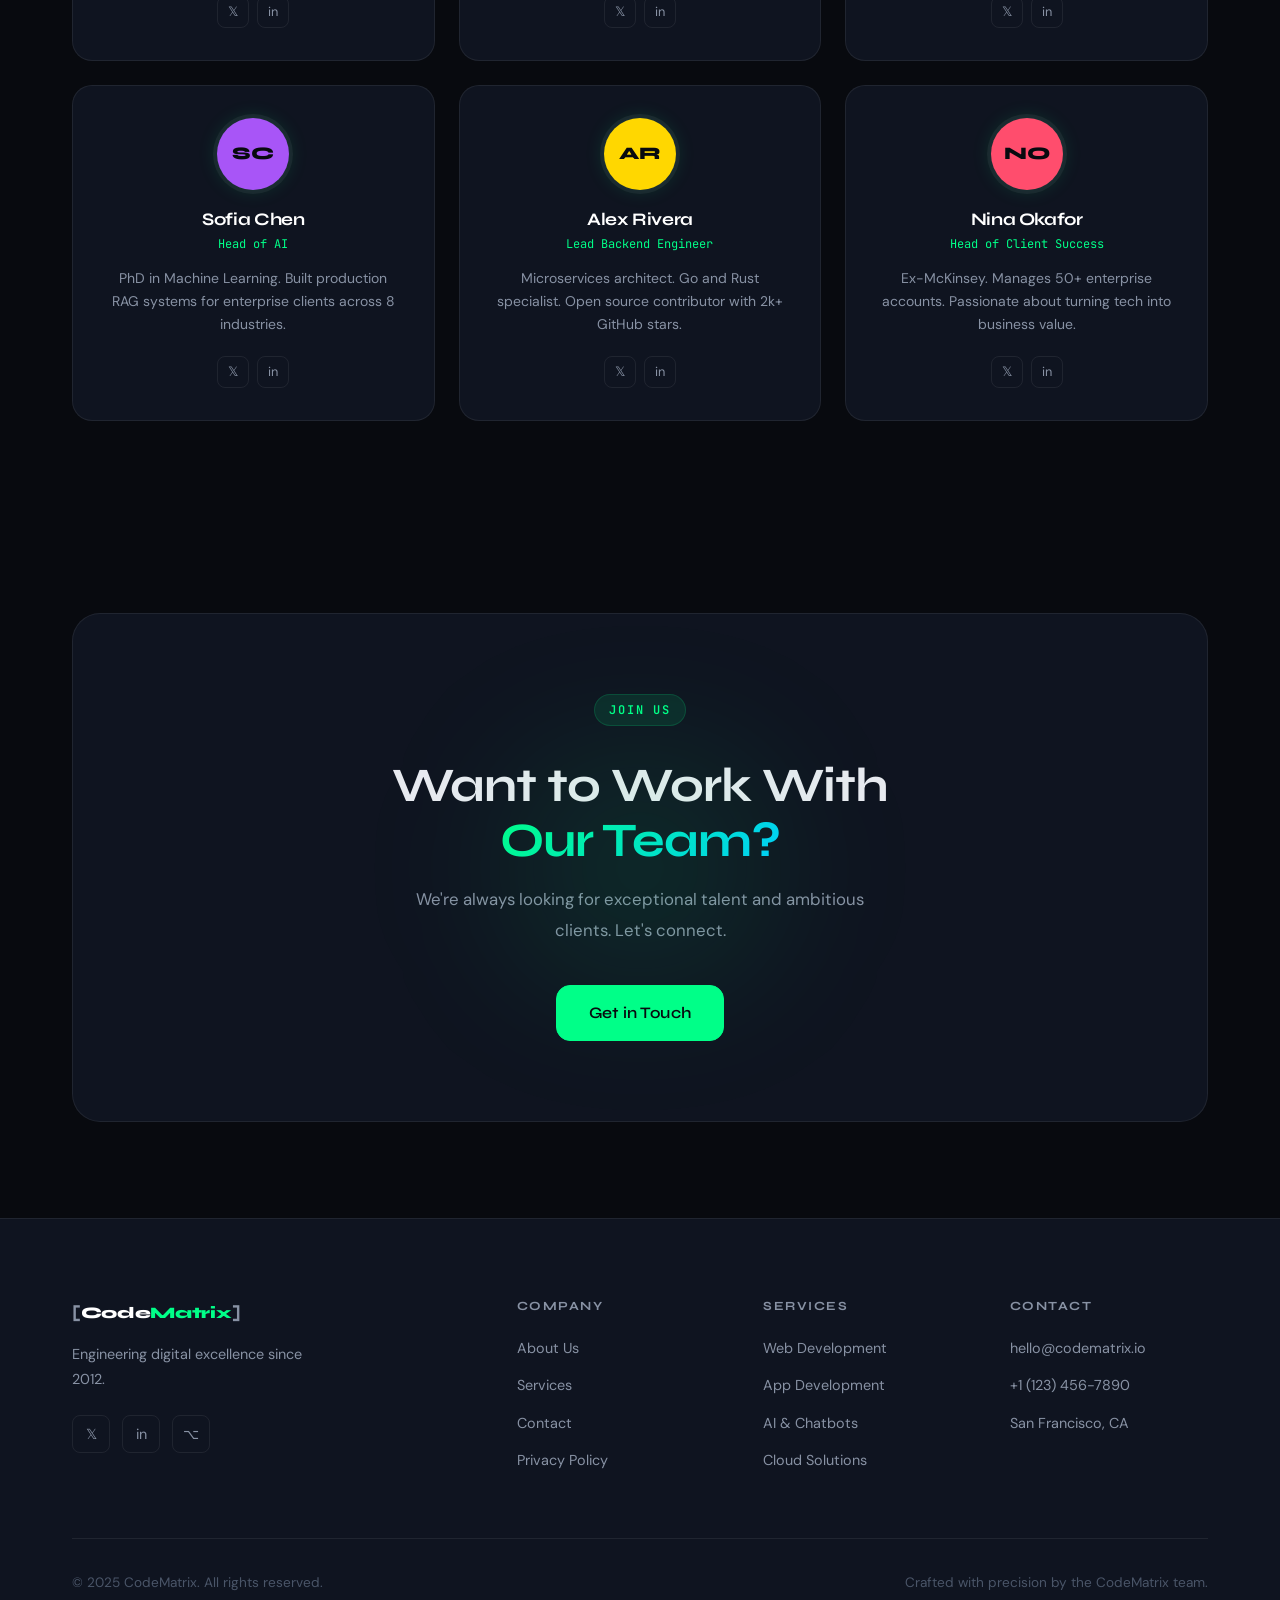
<file: about.html>
<!DOCTYPE html>
<html lang="en">
<head>
  <meta charset="UTF-8" />
  <meta name="viewport" content="width=device-width, initial-scale=1.0" />
  <title>About — CodeMatrix</title>
  <meta name="description" content="Learn about CodeMatrix — our mission, vision, the team behind the code, and the technologies we use to build the future." />
  <meta name="keywords" content="CodeMatrix about, tech team, our mission, software company" />
  <link rel="stylesheet" href="style.css" />
  <link rel="preconnect" href="https://fonts.googleapis.com" />
  <link href="https://fonts.googleapis.com/css2?family=Syne:wght@400;600;700;800&family=DM+Sans:wght@300;400;500&family=JetBrains+Mono:wght@400;600&display=swap" rel="stylesheet" />
  <script async src="https://pagead2.googlesyndication.com/pagead/js/adsbygoogle.js?client=ca-pub-2388046871434862"
     crossorigin="anonymous"></script>
     <script async src="https://www.googletagmanager.com/gtag/js?id=G-DKW6C0M9B0"></script>
<script>
  window.dataLayer = window.dataLayer || [];
  function gtag(){dataLayer.push(arguments);}
  gtag('js', new Date());

  gtag('config', 'G-DKW6C0M9B0');
</script>
</head>
<body class="page-inner">

  <!-- Loader -->
  <div class="loader" id="loader">
    <div class="loader-inner">
      <span class="loader-logo">CM</span>
      <div class="loader-bar"><div class="loader-progress"></div></div>
    </div>
  </div>

  <!-- Navigation -->
  <nav class="navbar" id="navbar">
    <div class="nav-container">
      <a href="index.html" class="nav-logo">
        <span class="logo-bracket">[</span>Code<span class="logo-accent">Matrix</span><span class="logo-bracket">]</span>
      </a>
      <ul class="nav-links" id="navLinks">
        <li><a href="index.html" class="nav-link">Home</a></li>
        <li><a href="about.html" class="nav-link active">About</a></li>
        <li><a href="services.html" class="nav-link">Services</a></li>
        <li><a href="contact.html" class="nav-link">Contact</a></li>
        <li><a href="privacy.html" class="nav-link">Privacy</a></li>
      </ul>
      <a href="contact.html" class="btn btn-primary nav-cta">Get Started</a>
      <button class="hamburger" id="hamburger" aria-label="Toggle menu">
        <span></span><span></span><span></span>
      </button>
    </div>
  </nav>

  <!-- Page Hero -->
  <section class="page-hero">
    <div class="hero-bg-grid"></div>
    <div class="hero-glow hero-glow-1"></div>
    <div class="container page-hero-content" data-animate="fade-up">
      <span class="section-label">Our Story</span>
      <h1 class="page-hero-title">We Are<br /><span class="text-gradient">CodeMatrix</span></h1>
      <p class="page-hero-sub">A team of engineers, designers, and strategists who believe that great software changes the world.</p>
    </div>
  </section>

  <!-- Company Introduction -->
  <section class="section about-intro">
    <div class="container">
      <div class="about-intro-grid">
        <div class="about-intro-text" data-animate="fade-right">
          <span class="section-label">Who We Are</span>
          <h2 class="section-title">Engineering Excellence<br /><span class="text-gradient">Since 2012</span></h2>
          <p>CodeMatrix was founded with a single belief: the best technology is invisible. It just works — fast, reliably, beautifully. We've spent over a decade building software that companies depend on every day.</p>
          <p>From scrappy startups to Fortune 500 enterprises, we've partnered with businesses across fintech, healthcare, e-commerce, logistics, and media to deliver technology that drives real outcomes.</p>
          <p>We're not a vendor. We're your engineering team — embedded, accountable, and obsessed with quality.</p>
        </div>
        <div class="about-intro-visual" data-animate="fade-left">
          <div class="about-visual-card">
            <div class="avc-row">
              <div class="avc-num">2012</div>
              <div class="avc-label">Founded in San Francisco</div>
            </div>
            <div class="avc-divider"></div>
            <div class="avc-row">
              <div class="avc-num">40+</div>
              <div class="avc-label">Full-stack engineers</div>
            </div>
            <div class="avc-divider"></div>
            <div class="avc-row">
              <div class="avc-num">18</div>
              <div class="avc-label">Countries served</div>
            </div>
            <div class="avc-divider"></div>
            <div class="avc-row">
              <div class="avc-num">$2B+</div>
              <div class="avc-label">Client revenue influenced</div>
            </div>
          </div>
        </div>
      </div>
    </div>
  </section>

  <!-- Mission & Vision -->
  <section class="section mv-section">
    <div class="container">
      <div class="mv-grid" data-animate="stagger">
        <div class="mv-card">
          <div class="mv-icon">🎯</div>
          <h3>Our Mission</h3>
          <p>To democratize world-class engineering by making elite software development accessible to ambitious companies of every size. We bridge the gap between vision and execution — no compromises.</p>
        </div>
        <div class="mv-card mv-card-accent">
          <div class="mv-icon">🔭</div>
          <h3>Our Vision</h3>
          <p>A world where every great idea has the technical foundation it deserves. We envision technology that empowers rather than overwhelms — intelligent, intuitive, and infinitely scalable.</p>
        </div>
        <div class="mv-card">
          <div class="mv-icon">💎</div>
          <h3>Our Values</h3>
          <p>Radical transparency, relentless craftsmanship, and genuine partnership. We hold ourselves to the highest standards — in code quality, communication, and client outcomes.</p>
        </div>
      </div>
    </div>
  </section>

  <!-- Technologies -->
  <section class="section tech-section">
    <div class="container">
      <div class="section-header" data-animate="fade-up">
        <span class="section-label">Our Stack</span>
        <h2 class="section-title">Technologies We<br /><span class="text-gradient">Master</span></h2>
        <p class="section-sub">We use the right tool for the job — not the trendy one.</p>
      </div>
      <div class="tech-grid" data-animate="stagger">
        <div class="tech-tag">React</div>
        <div class="tech-tag">Next.js</div>
        <div class="tech-tag">Vue.js</div>
        <div class="tech-tag">Node.js</div>
        <div class="tech-tag">Python</div>
        <div class="tech-tag">FastAPI</div>
        <div class="tech-tag">Django</div>
        <div class="tech-tag">Go</div>
        <div class="tech-tag">TypeScript</div>
        <div class="tech-tag">PostgreSQL</div>
        <div class="tech-tag">MongoDB</div>
        <div class="tech-tag">Redis</div>
        <div class="tech-tag">AWS</div>
        <div class="tech-tag">GCP</div>
        <div class="tech-tag">Azure</div>
        <div class="tech-tag">Docker</div>
        <div class="tech-tag">Kubernetes</div>
        <div class="tech-tag">LangChain</div>
        <div class="tech-tag">OpenAI API</div>
        <div class="tech-tag">GraphQL</div>
        <div class="tech-tag">Terraform</div>
        <div class="tech-tag">React Native</div>
        <div class="tech-tag">Flutter</div>
        <div class="tech-tag">Elasticsearch</div>
      </div>
    </div>
  </section>

  <!-- Team Section -->
  <section class="section team-section">
    <div class="container">
      <div class="section-header" data-animate="fade-up">
        <span class="section-label">The People</span>
        <h2 class="section-title">Meet the Minds<br /><span class="text-gradient">Behind the Code</span></h2>
        <p class="section-sub">Engineers, designers, and visionaries united by a passion for excellent software.</p>
      </div>
      <div class="team-grid" data-animate="stagger">
        <div class="team-card">
          <div class="team-avatar" style="--av-color: #00ff88;">JD</div>
          <h4>James Dalton</h4>
          <span class="team-role">Founder & CEO</span>
          <p>Former Google SWE. Scaled three startups to acquisition. Obsessed with distributed systems.</p>
          <div class="team-socials">
            <a href="#">𝕏</a>
            <a href="#">in</a>
          </div>
        </div>
        <div class="team-card">
          <div class="team-avatar" style="--av-color: #00ccff;">PK</div>
          <h4>Priya Kapoor</h4>
          <span class="team-role">CTO & Lead Architect</span>
          <p>Ex-Amazon. Cloud-native evangelist. Designed systems processing 10M+ daily transactions.</p>
          <div class="team-socials">
            <a href="#">𝕏</a>
            <a href="#">in</a>
          </div>
        </div>
        <div class="team-card">
          <div class="team-avatar" style="--av-color: #ff6b35;">ML</div>
          <h4>Marco Levi</h4>
          <span class="team-role">Head of Design</span>
          <p>Award-winning UX designer. Previously at Figma and Notion. Believes design is problem-solving.</p>
          <div class="team-socials">
            <a href="#">𝕏</a>
            <a href="#">in</a>
          </div>
        </div>
        <div class="team-card">
          <div class="team-avatar" style="--av-color: #a855f7;">SC</div>
          <h4>Sofia Chen</h4>
          <span class="team-role">Head of AI</span>
          <p>PhD in Machine Learning. Built production RAG systems for enterprise clients across 8 industries.</p>
          <div class="team-socials">
            <a href="#">𝕏</a>
            <a href="#">in</a>
          </div>
        </div>
        <div class="team-card">
          <div class="team-avatar" style="--av-color: #ffd700;">AR</div>
          <h4>Alex Rivera</h4>
          <span class="team-role">Lead Backend Engineer</span>
          <p>Microservices architect. Go and Rust specialist. Open source contributor with 2k+ GitHub stars.</p>
          <div class="team-socials">
            <a href="#">𝕏</a>
            <a href="#">in</a>
          </div>
        </div>
        <div class="team-card">
          <div class="team-avatar" style="--av-color: #ff4d6d;">NO</div>
          <h4>Nina Okafor</h4>
          <span class="team-role">Head of Client Success</span>
          <p>Ex-McKinsey. Manages 50+ enterprise accounts. Passionate about turning tech into business value.</p>
          <div class="team-socials">
            <a href="#">𝕏</a>
            <a href="#">in</a>
          </div>
        </div>
      </div>
    </div>
  </section>

  <!-- CTA -->
  <section class="section cta-section">
    <div class="container">
      <div class="cta-box" data-animate="fade-up">
        <div class="cta-glow"></div>
        <span class="section-label">Join Us</span>
        <h2>Want to Work With<br /><span class="text-gradient">Our Team?</span></h2>
        <p>We're always looking for exceptional talent and ambitious clients. Let's connect.</p>
        <div class="cta-actions">
          <a href="contact.html" class="btn btn-primary btn-lg">Get in Touch</a>
        </div>
      </div>
    </div>
  </section>

  <!-- Footer -->
  <footer class="footer">
    <div class="container">
      <div class="footer-grid">
        <div class="footer-brand">
          <a href="index.html" class="nav-logo">
            <span class="logo-bracket">[</span>Code<span class="logo-accent">Matrix</span><span class="logo-bracket">]</span>
          </a>
          <p>Engineering digital excellence since 2012.</p>
          <div class="footer-socials">
            <a href="#" class="social-link">𝕏</a>
            <a href="#" class="social-link">in</a>
            <a href="#" class="social-link">⌥</a>
          </div>
        </div>
        <div class="footer-col">
          <h5>Company</h5>
          <ul>
            <li><a href="about.html">About Us</a></li>
            <li><a href="services.html">Services</a></li>
            <li><a href="contact.html">Contact</a></li>
            <li><a href="privacy.html">Privacy Policy</a></li>
          </ul>
        </div>
        <div class="footer-col">
          <h5>Services</h5>
          <ul>
            <li><a href="services.html">Web Development</a></li>
            <li><a href="services.html">App Development</a></li>
            <li><a href="services.html">AI & Chatbots</a></li>
            <li><a href="services.html">Cloud Solutions</a></li>
          </ul>
        </div>
        <div class="footer-col">
          <h5>Contact</h5>
          <ul>
            <li><a href="mailto:hello@codematrix.io">hello@codematrix.io</a></li>
            <li><a href="tel:+11234567890">+1 (123) 456-7890</a></li>
            <li><span>San Francisco, CA</span></li>
          </ul>
        </div>
      </div>
      <div class="footer-bottom">
        <p>© 2025 CodeMatrix. All rights reserved.</p>
        <p>Crafted with precision by the CodeMatrix team.</p>
      </div>
    </div>
  </footer>

  <script src="script.js"></script>
</body>
</html>
</file>
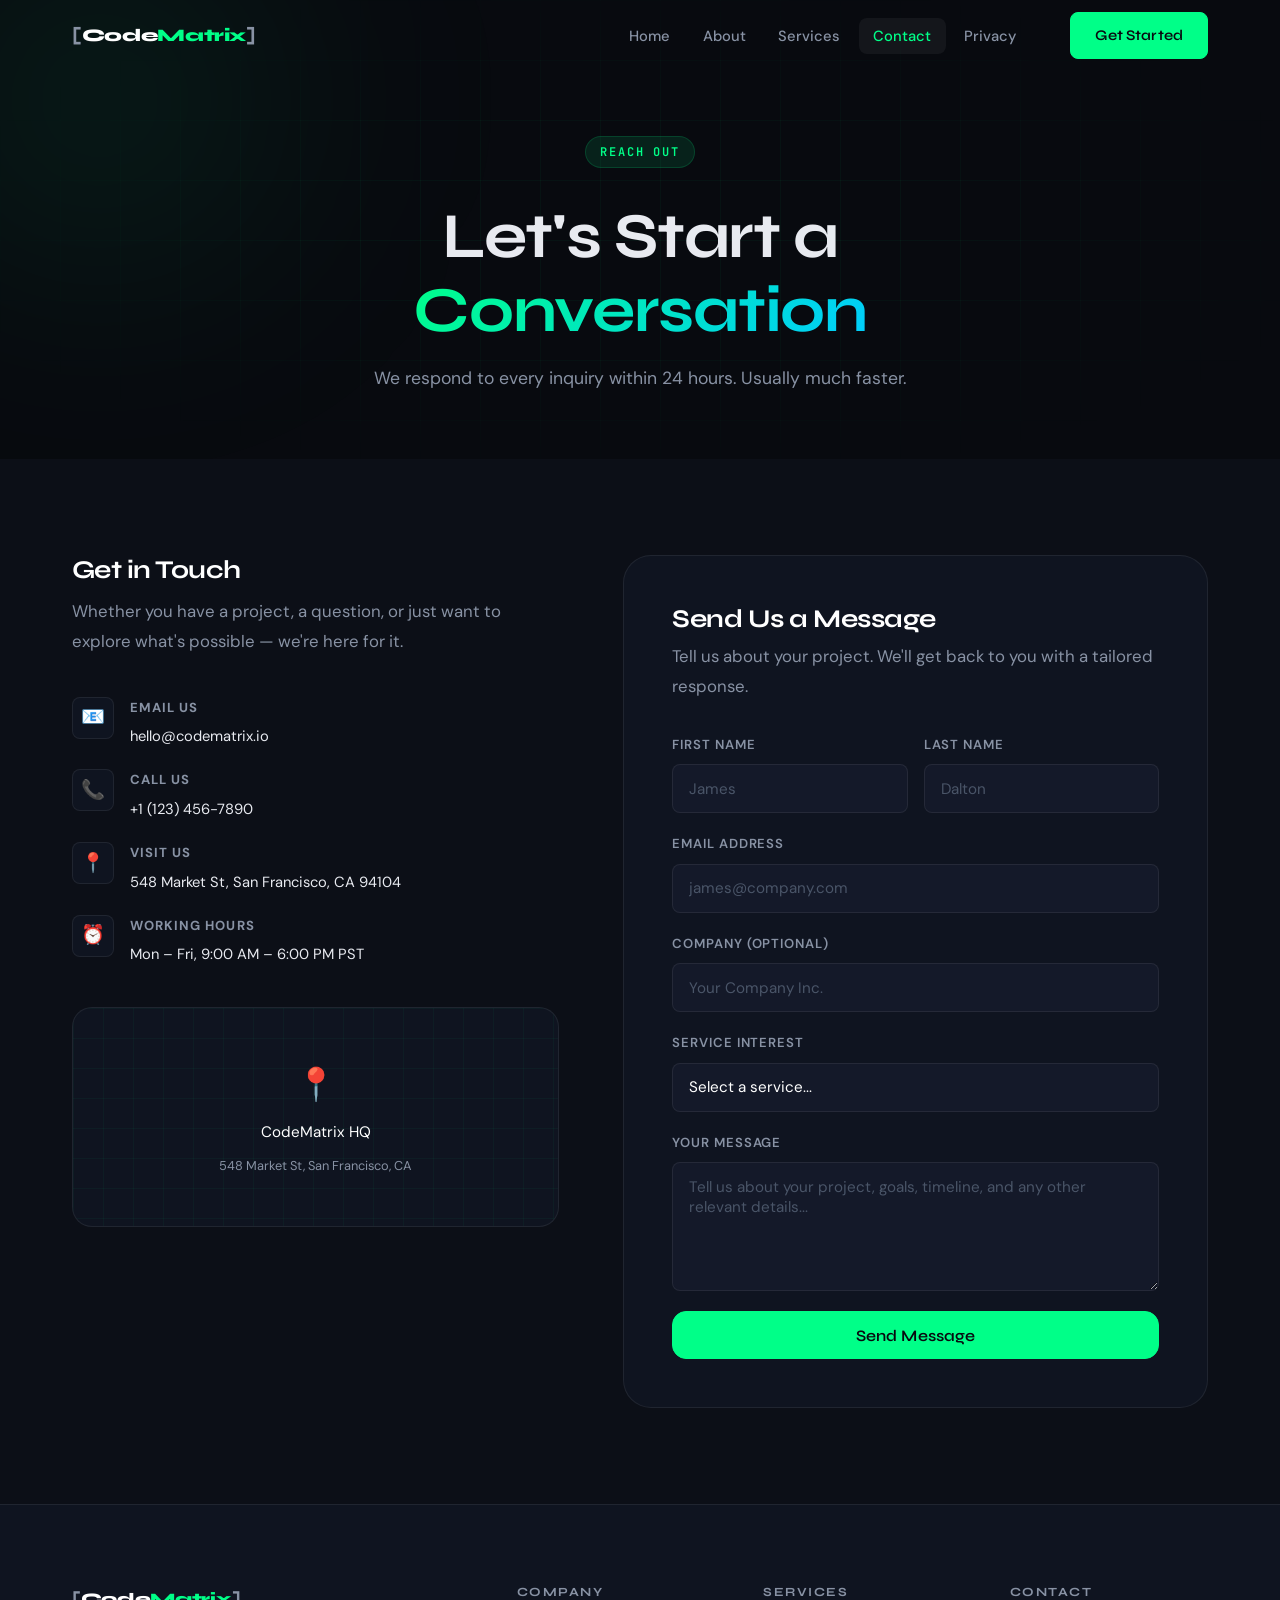
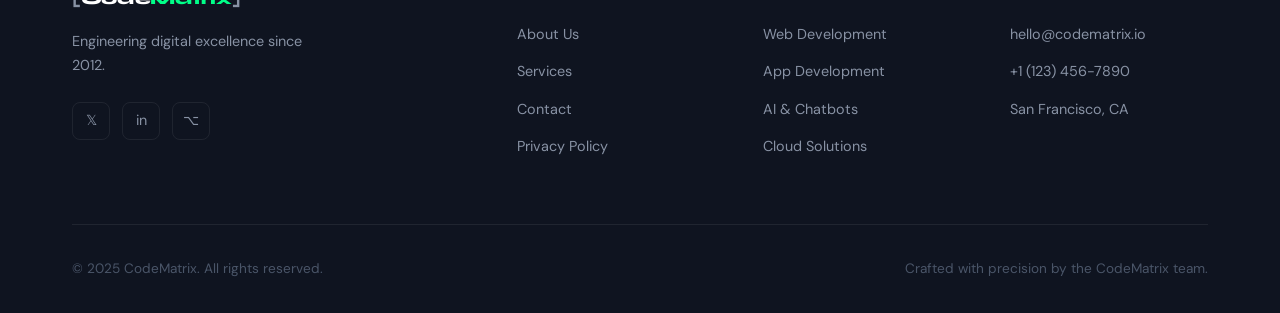
<file: contact.html>
<!DOCTYPE html>
<html lang="en">
<head>
  <meta charset="UTF-8" />
  <meta name="viewport" content="width=device-width, initial-scale=1.0" />
  <title>Contact — CodeMatrix</title>
  <meta name="description" content="Get in touch with CodeMatrix. Whether you have a project idea, a question, or just want to say hello — we'd love to hear from you." />
  <meta name="keywords" content="contact CodeMatrix, hire developers, tech project inquiry, software quote" />
  <link rel="stylesheet" href="style.css" />
  <link rel="preconnect" href="https://fonts.googleapis.com" />
  <link href="https://fonts.googleapis.com/css2?family=Syne:wght@400;600;700;800&family=DM+Sans:wght@300;400;500&family=JetBrains+Mono:wght@400;600&display=swap" rel="stylesheet" />
  <script async src="https://pagead2.googlesyndication.com/pagead/js/adsbygoogle.js?client=ca-pub-2388046871434862"
     crossorigin="anonymous"></script>
     <script async src="https://www.googletagmanager.com/gtag/js?id=G-DKW6C0M9B0"></script>
<script>
  window.dataLayer = window.dataLayer || [];
  function gtag(){dataLayer.push(arguments);}
  gtag('js', new Date());

  gtag('config', 'G-DKW6C0M9B0');
</script>
</head>
<body class="page-inner">

  <!-- Loader -->
  <div class="loader" id="loader">
    <div class="loader-inner">
      <span class="loader-logo">CM</span>
      <div class="loader-bar"><div class="loader-progress"></div></div>
    </div>
  </div>

  <!-- Navigation -->
  <nav class="navbar" id="navbar">
    <div class="nav-container">
      <a href="index.html" class="nav-logo">
        <span class="logo-bracket">[</span>Code<span class="logo-accent">Matrix</span><span class="logo-bracket">]</span>
      </a>
      <ul class="nav-links" id="navLinks">
        <li><a href="index.html" class="nav-link">Home</a></li>
        <li><a href="about.html" class="nav-link">About</a></li>
        <li><a href="services.html" class="nav-link">Services</a></li>
        <li><a href="contact.html" class="nav-link active">Contact</a></li>
        <li><a href="privacy.html" class="nav-link">Privacy</a></li>
      </ul>
      <a href="contact.html" class="btn btn-primary nav-cta">Get Started</a>
      <button class="hamburger" id="hamburger" aria-label="Toggle menu">
        <span></span><span></span><span></span>
      </button>
    </div>
  </nav>

  <!-- Page Hero -->
  <section class="page-hero page-hero-sm">
    <div class="hero-bg-grid"></div>
    <div class="hero-glow hero-glow-1"></div>
    <div class="container page-hero-content" data-animate="fade-up">
      <span class="section-label">Reach Out</span>
      <h1 class="page-hero-title">Let's Start a<br /><span class="text-gradient">Conversation</span></h1>
      <p class="page-hero-sub">We respond to every inquiry within 24 hours. Usually much faster.</p>
    </div>
  </section>

  <!-- Contact Section -->
  <section class="section contact-section">
    <div class="container">
      <div class="contact-grid">

        <!-- Contact Info -->
        <div class="contact-info" data-animate="fade-right">
          <h3>Get in Touch</h3>
          <p>Whether you have a project, a question, or just want to explore what's possible — we're here for it.</p>

          <div class="contact-details">
            <div class="contact-item">
              <div class="ci-icon">📧</div>
              <div>
                <strong>Email Us</strong>
                <a href="mailto:hello@codematrix.io">hello@codematrix.io</a>
              </div>
            </div>
            <div class="contact-item">
              <div class="ci-icon">📞</div>
              <div>
                <strong>Call Us</strong>
                <a href="tel:+11234567890">+1 (123) 456-7890</a>
              </div>
            </div>
            <div class="contact-item">
              <div class="ci-icon">📍</div>
              <div>
                <strong>Visit Us</strong>
                <span>548 Market St, San Francisco, CA 94104</span>
              </div>
            </div>
            <div class="contact-item">
              <div class="ci-icon">⏰</div>
              <div>
                <strong>Working Hours</strong>
                <span>Mon – Fri, 9:00 AM – 6:00 PM PST</span>
              </div>
            </div>
          </div>

          <!-- Map Placeholder -->
          <div class="map-placeholder">
            <div class="map-inner">
              <div class="map-pin">📍</div>
              <p>CodeMatrix HQ</p>
              <small>548 Market St, San Francisco, CA</small>
            </div>
            <div class="map-grid-bg"></div>
          </div>
        </div>

        <!-- Contact Form -->
        <div class="contact-form-wrap" data-animate="fade-left">
          <div class="form-card">
            <h3>Send Us a Message</h3>
            <p class="form-sub">Tell us about your project. We'll get back to you with a tailored response.</p>
            <form class="contact-form" id="contactForm" novalidate>
              <div class="form-row">
                <div class="form-group">
                  <label for="firstName">First Name</label>
                  <input type="text" id="firstName" name="firstName" placeholder="James" required />
                  <span class="form-error" id="firstNameError"></span>
                </div>
                <div class="form-group">
                  <label for="lastName">Last Name</label>
                  <input type="text" id="lastName" name="lastName" placeholder="Dalton" required />
                  <span class="form-error" id="lastNameError"></span>
                </div>
              </div>
              <div class="form-group">
                <label for="email">Email Address</label>
                <input type="email" id="email" name="email" placeholder="james@company.com" required />
                <span class="form-error" id="emailError"></span>
              </div>
              <div class="form-group">
                <label for="company">Company (optional)</label>
                <input type="text" id="company" name="company" placeholder="Your Company Inc." />
              </div>
              <div class="form-group">
                <label for="service">Service Interest</label>
                <select id="service" name="service">
                  <option value="" disabled selected>Select a service...</option>
                  <option value="web">Web Development</option>
                  <option value="app">App Development</option>
                  <option value="ai">AI Agents & Chatbots</option>
                  <option value="cloud">Cloud Infrastructure</option>
                  <option value="backend">Backend Engineering</option>
                  <option value="other">Other</option>
                </select>
              </div>
              <div class="form-group">
                <label for="message">Your Message</label>
                <textarea id="message" name="message" rows="5" placeholder="Tell us about your project, goals, timeline, and any other relevant details..." required></textarea>
                <span class="form-error" id="messageError"></span>
              </div>
              <button type="submit" class="btn btn-primary btn-full btn-lg" id="submitBtn">
                <span class="btn-text">Send Message</span>
                <span class="btn-loader" style="display:none;">Sending...</span>
              </button>
              <div class="form-success" id="formSuccess" style="display:none;">
                <span>✅</span>
                <p>Message sent! We'll be in touch within 24 hours.</p>
              </div>
            </form>
          </div>
        </div>

      </div>
    </div>
  </section>

  <!-- Footer -->
  <footer class="footer">
    <div class="container">
      <div class="footer-grid">
        <div class="footer-brand">
          <a href="index.html" class="nav-logo">
            <span class="logo-bracket">[</span>Code<span class="logo-accent">Matrix</span><span class="logo-bracket">]</span>
          </a>
          <p>Engineering digital excellence since 2012.</p>
          <div class="footer-socials">
            <a href="#" class="social-link">𝕏</a>
            <a href="#" class="social-link">in</a>
            <a href="#" class="social-link">⌥</a>
          </div>
        </div>
        <div class="footer-col">
          <h5>Company</h5>
          <ul>
            <li><a href="about.html">About Us</a></li>
            <li><a href="services.html">Services</a></li>
            <li><a href="contact.html">Contact</a></li>
            <li><a href="privacy.html">Privacy Policy</a></li>
          </ul>
        </div>
        <div class="footer-col">
          <h5>Services</h5>
          <ul>
            <li><a href="services.html">Web Development</a></li>
            <li><a href="services.html">App Development</a></li>
            <li><a href="services.html">AI & Chatbots</a></li>
            <li><a href="services.html">Cloud Solutions</a></li>
          </ul>
        </div>
        <div class="footer-col">
          <h5>Contact</h5>
          <ul>
            <li><a href="mailto:hello@codematrix.io">hello@codematrix.io</a></li>
            <li><a href="tel:+11234567890">+1 (123) 456-7890</a></li>
            <li><span>San Francisco, CA</span></li>
          </ul>
        </div>
      </div>
      <div class="footer-bottom">
        <p>© 2025 CodeMatrix. All rights reserved.</p>
        <p>Crafted with precision by the CodeMatrix team.</p>
      </div>
    </div>
  </footer>

  <script src="script.js"></script>
</body>
</html>
</file>
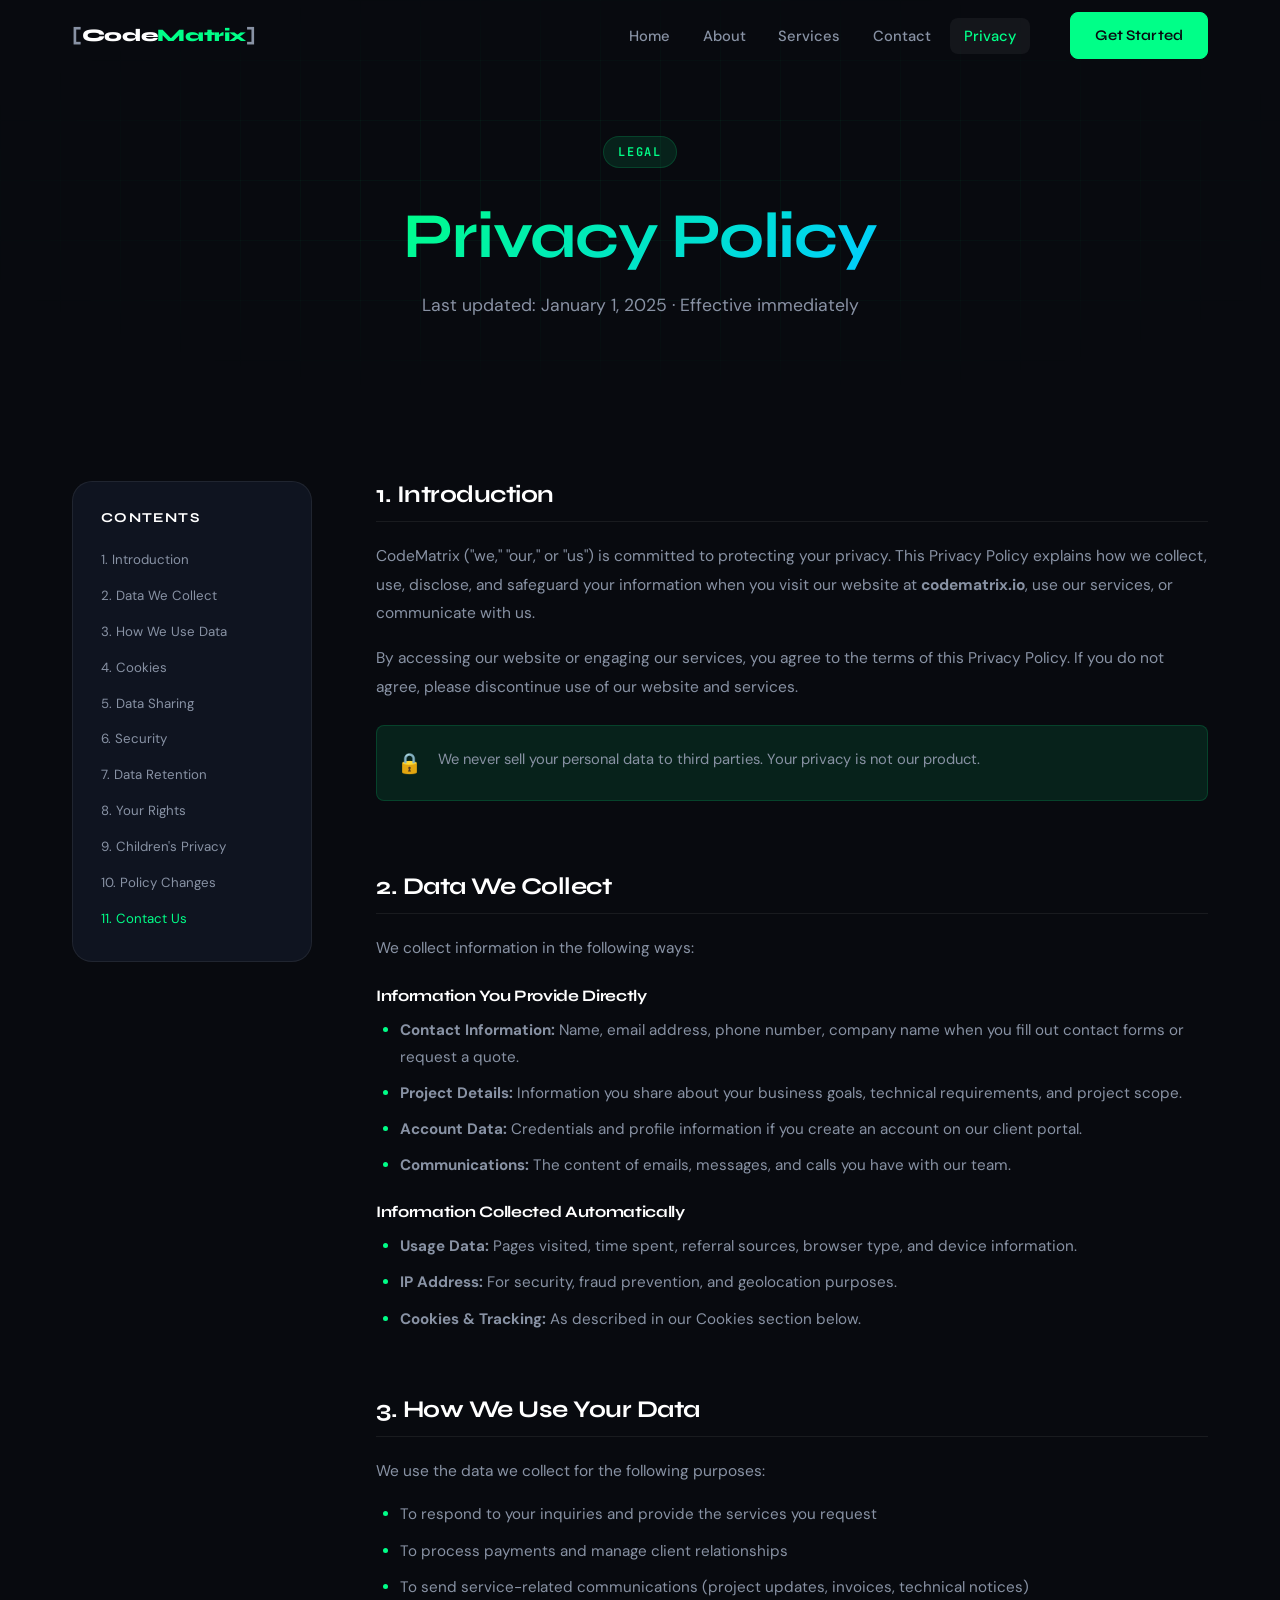
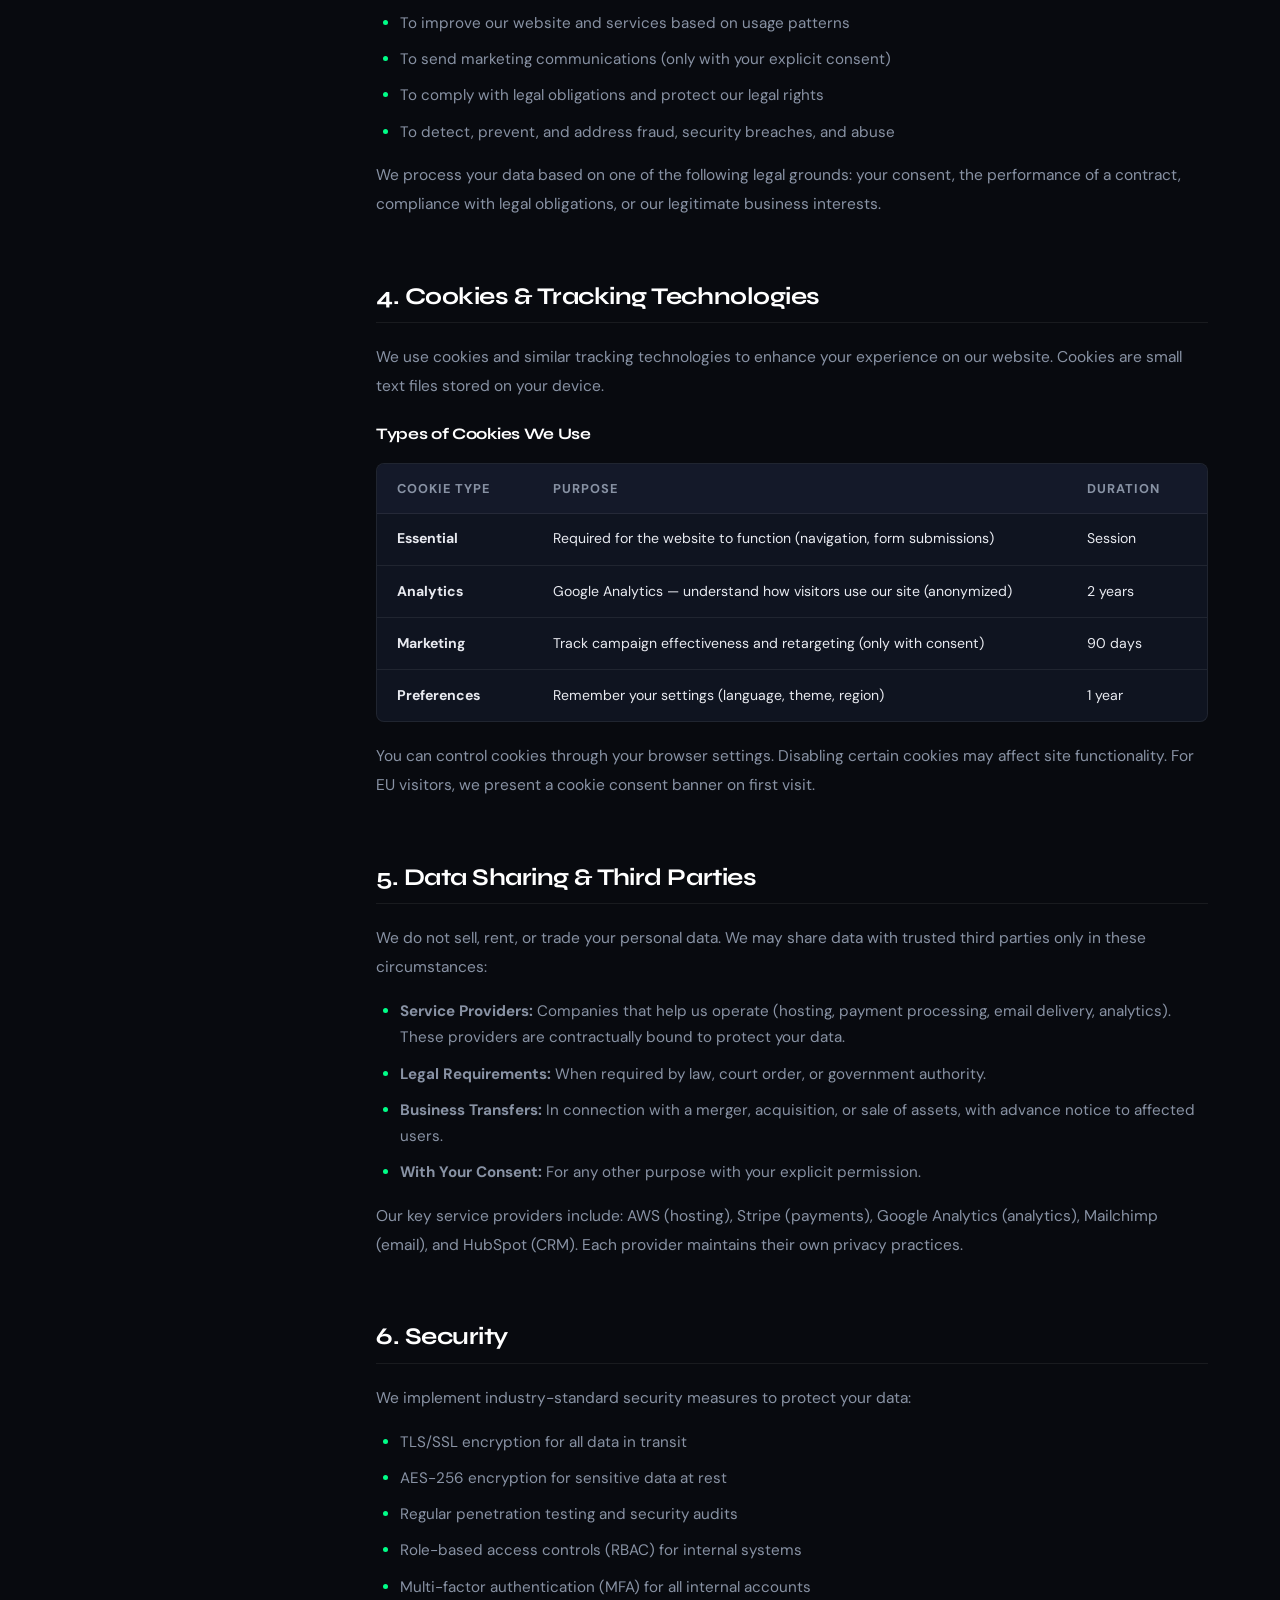
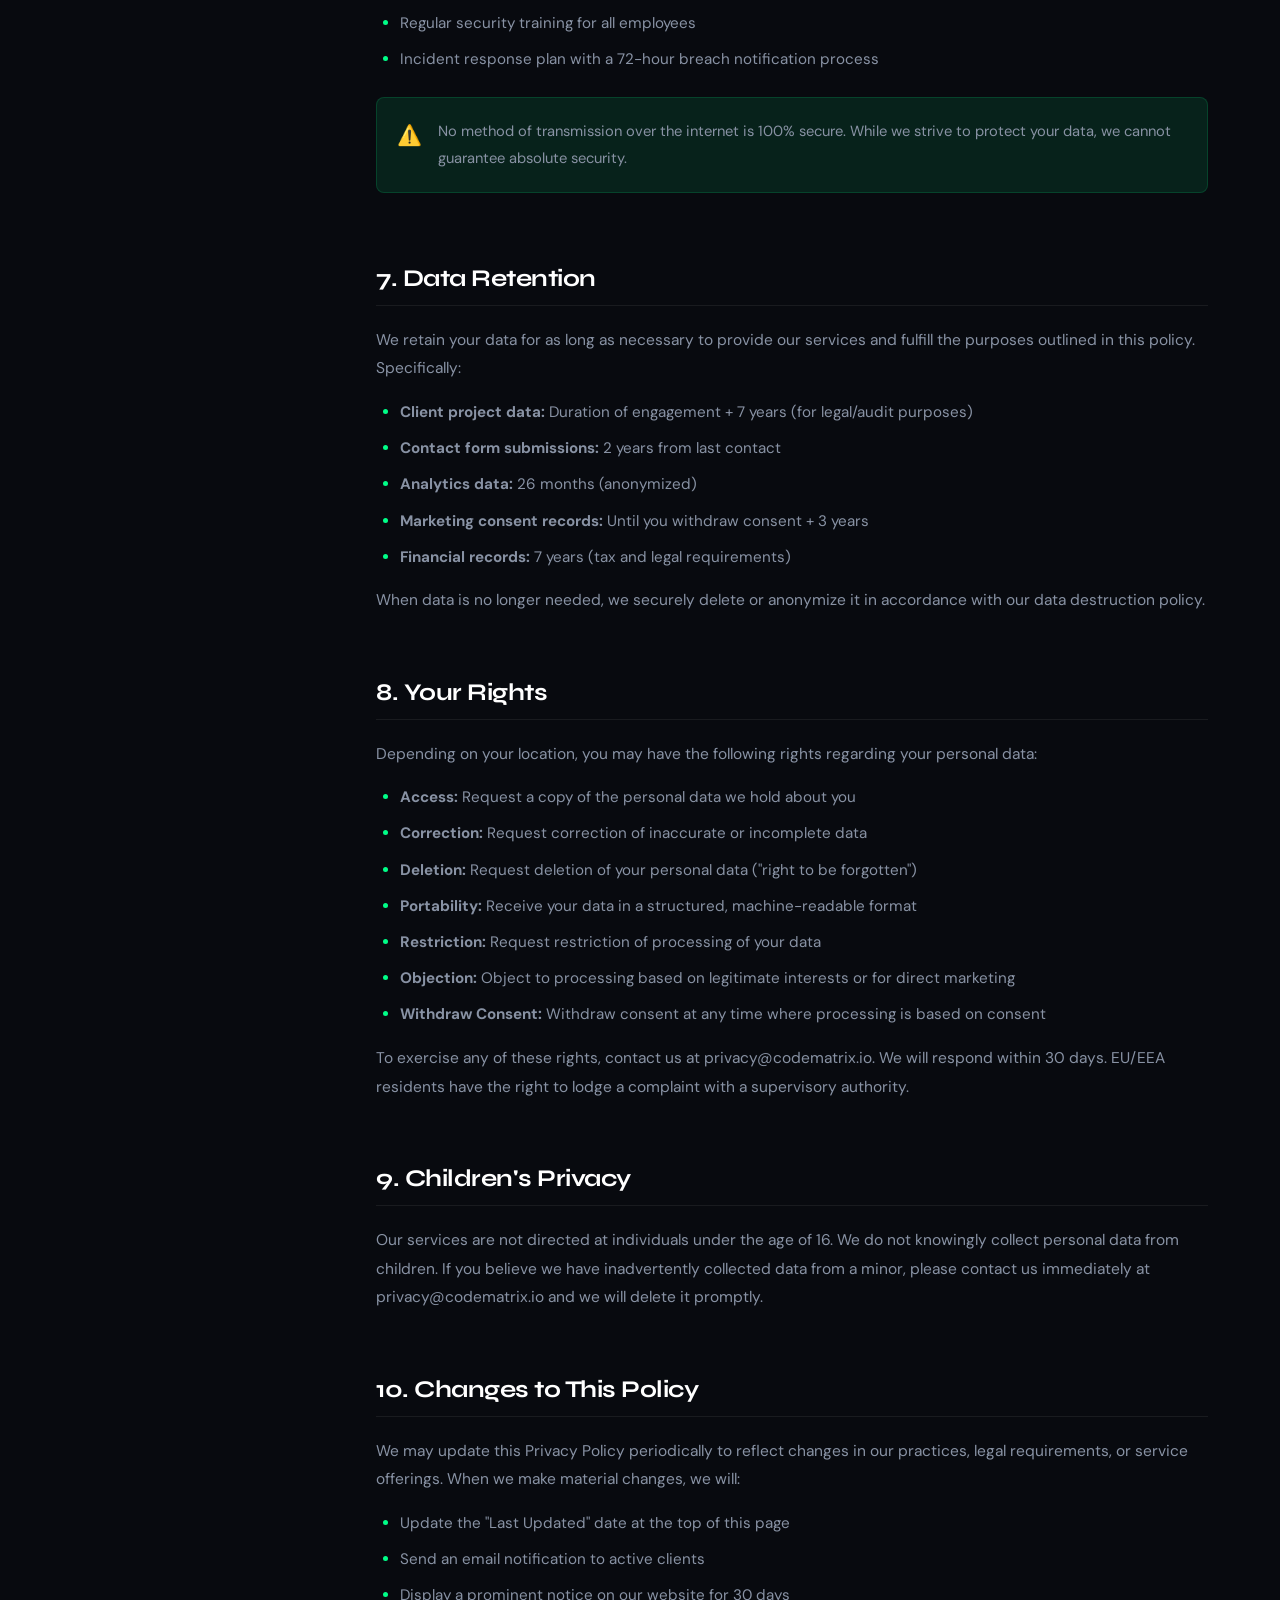
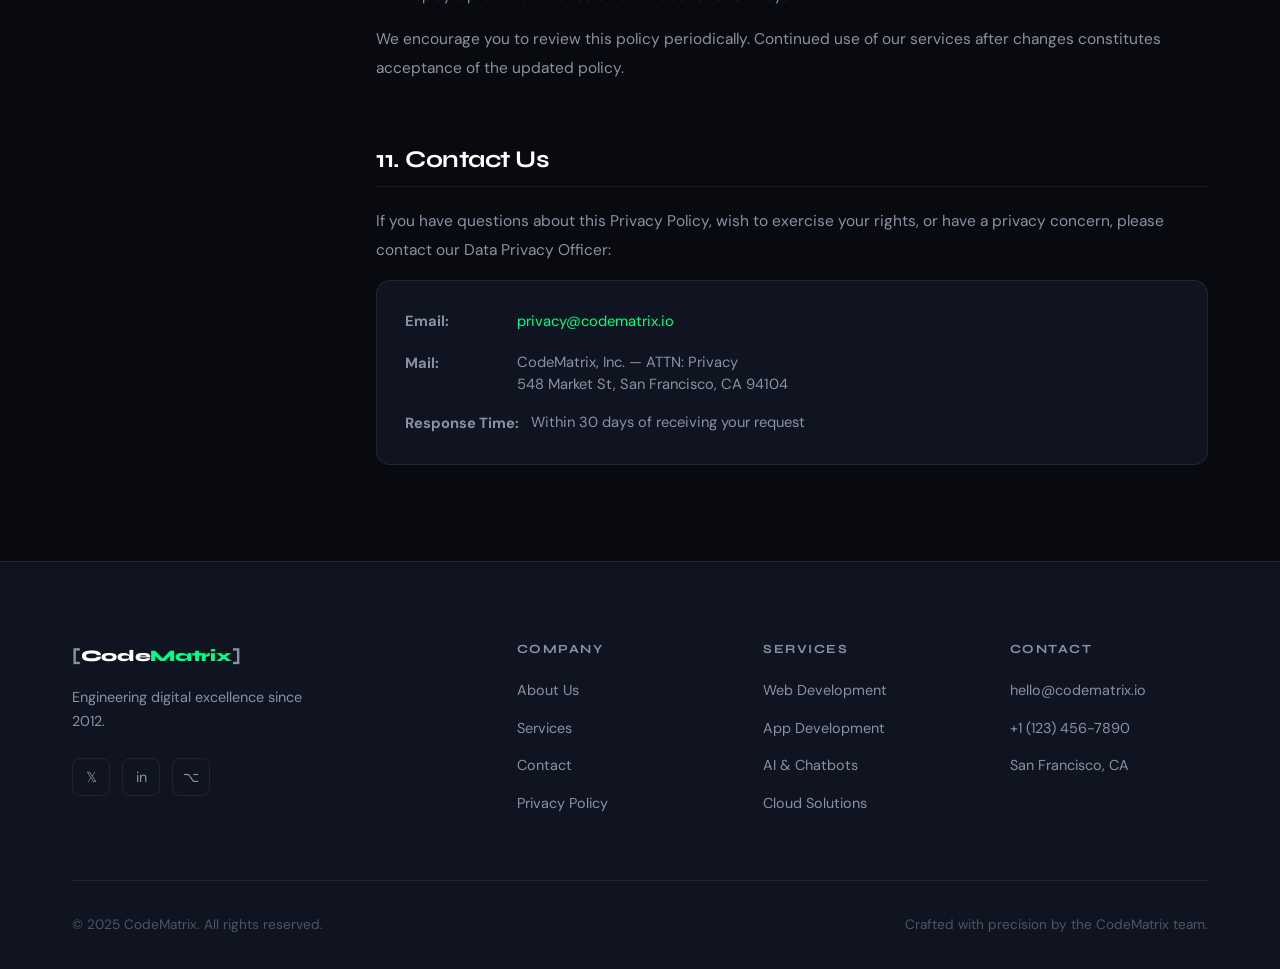
<file: privacy.html>
<!DOCTYPE html>
<html lang="en">
<head>
  <meta charset="UTF-8" />
  <meta name="viewport" content="width=device-width, initial-scale=1.0" />
  <title>Privacy Policy — CodeMatrix</title>
  <meta name="description" content="CodeMatrix Privacy Policy — how we collect, use, and protect your data." />
  <link rel="stylesheet" href="style.css" />
  <link rel="preconnect" href="https://fonts.googleapis.com" />
  <link href="https://fonts.googleapis.com/css2?family=Syne:wght@400;600;700;800&family=DM+Sans:wght@300;400;500&family=JetBrains+Mono:wght@400;600&display=swap" rel="stylesheet" />
  <script async src="https://pagead2.googlesyndication.com/pagead/js/adsbygoogle.js?client=ca-pub-2388046871434862"
     crossorigin="anonymous"></script>
     <script async src="https://www.googletagmanager.com/gtag/js?id=G-DKW6C0M9B0"></script>
<script>
  window.dataLayer = window.dataLayer || [];
  function gtag(){dataLayer.push(arguments);}
  gtag('js', new Date());

  gtag('config', 'G-DKW6C0M9B0');
</script>
</head>
<body class="page-inner">

  <!-- Loader -->
  <div class="loader" id="loader">
    <div class="loader-inner">
      <span class="loader-logo">CM</span>
      <div class="loader-bar"><div class="loader-progress"></div></div>
    </div>
  </div>

  <!-- Navigation -->
  <nav class="navbar" id="navbar">
    <div class="nav-container">
      <a href="index.html" class="nav-logo">
        <span class="logo-bracket">[</span>Code<span class="logo-accent">Matrix</span><span class="logo-bracket">]</span>
      </a>
      <ul class="nav-links" id="navLinks">
        <li><a href="index.html" class="nav-link">Home</a></li>
        <li><a href="about.html" class="nav-link">About</a></li>
        <li><a href="services.html" class="nav-link">Services</a></li>
        <li><a href="contact.html" class="nav-link">Contact</a></li>
        <li><a href="privacy.html" class="nav-link active">Privacy</a></li>
      </ul>
      <a href="contact.html" class="btn btn-primary nav-cta">Get Started</a>
      <button class="hamburger" id="hamburger" aria-label="Toggle menu">
        <span></span><span></span><span></span>
      </button>
    </div>
  </nav>

  <!-- Page Hero -->
  <section class="page-hero page-hero-sm">
    <div class="hero-bg-grid"></div>
    <div class="container page-hero-content" data-animate="fade-up">
      <span class="section-label">Legal</span>
      <h1 class="page-hero-title"><span class="text-gradient">Privacy Policy</span></h1>
      <p class="page-hero-sub">Last updated: January 1, 2025 · Effective immediately</p>
    </div>
  </section>

  <!-- Privacy Content -->
  <section class="section privacy-section">
    <div class="container">
      <div class="privacy-layout">

        <!-- Table of Contents -->
        <aside class="privacy-toc" data-animate="fade-right">
          <div class="toc-card">
            <h4>Contents</h4>
            <ul>
              <li><a href="#introduction">1. Introduction</a></li>
              <li><a href="#data-collection">2. Data We Collect</a></li>
              <li><a href="#data-use">3. How We Use Data</a></li>
              <li><a href="#cookies">4. Cookies</a></li>
              <li><a href="#data-sharing">5. Data Sharing</a></li>
              <li><a href="#security">6. Security</a></li>
              <li><a href="#retention">7. Data Retention</a></li>
              <li><a href="#rights">8. Your Rights</a></li>
              <li><a href="#children">9. Children's Privacy</a></li>
              <li><a href="#changes">10. Policy Changes</a></li>
              <li><a href="#contact-privacy">11. Contact Us</a></li>
            </ul>
          </div>
        </aside>

        <!-- Policy Content -->
        <article class="privacy-content" data-animate="fade-left">

          <section class="policy-section" id="introduction">
            <h2>1. Introduction</h2>
            <p>CodeMatrix ("we," "our," or "us") is committed to protecting your privacy. This Privacy Policy explains how we collect, use, disclose, and safeguard your information when you visit our website at <strong>codematrix.io</strong>, use our services, or communicate with us.</p>
            <p>By accessing our website or engaging our services, you agree to the terms of this Privacy Policy. If you do not agree, please discontinue use of our website and services.</p>
            <div class="policy-highlight">
              <span class="ph-icon">🔒</span>
              <p>We never sell your personal data to third parties. Your privacy is not our product.</p>
            </div>
          </section>

          <section class="policy-section" id="data-collection">
            <h2>2. Data We Collect</h2>
            <p>We collect information in the following ways:</p>
            <h3>Information You Provide Directly</h3>
            <ul class="policy-list">
              <li><strong>Contact Information:</strong> Name, email address, phone number, company name when you fill out contact forms or request a quote.</li>
              <li><strong>Project Details:</strong> Information you share about your business goals, technical requirements, and project scope.</li>
              <li><strong>Account Data:</strong> Credentials and profile information if you create an account on our client portal.</li>
              <li><strong>Communications:</strong> The content of emails, messages, and calls you have with our team.</li>
            </ul>
            <h3>Information Collected Automatically</h3>
            <ul class="policy-list">
              <li><strong>Usage Data:</strong> Pages visited, time spent, referral sources, browser type, and device information.</li>
              <li><strong>IP Address:</strong> For security, fraud prevention, and geolocation purposes.</li>
              <li><strong>Cookies & Tracking:</strong> As described in our Cookies section below.</li>
            </ul>
          </section>

          <section class="policy-section" id="data-use">
            <h2>3. How We Use Your Data</h2>
            <p>We use the data we collect for the following purposes:</p>
            <ul class="policy-list">
              <li>To respond to your inquiries and provide the services you request</li>
              <li>To process payments and manage client relationships</li>
              <li>To send service-related communications (project updates, invoices, technical notices)</li>
              <li>To improve our website and services based on usage patterns</li>
              <li>To send marketing communications (only with your explicit consent)</li>
              <li>To comply with legal obligations and protect our legal rights</li>
              <li>To detect, prevent, and address fraud, security breaches, and abuse</li>
            </ul>
            <p>We process your data based on one of the following legal grounds: your consent, the performance of a contract, compliance with legal obligations, or our legitimate business interests.</p>
          </section>

          <section class="policy-section" id="cookies">
            <h2>4. Cookies & Tracking Technologies</h2>
            <p>We use cookies and similar tracking technologies to enhance your experience on our website. Cookies are small text files stored on your device.</p>
            <h3>Types of Cookies We Use</h3>
            <div class="cookie-table">
              <div class="ct-row ct-header">
                <div>Cookie Type</div>
                <div>Purpose</div>
                <div>Duration</div>
              </div>
              <div class="ct-row">
                <div><strong>Essential</strong></div>
                <div>Required for the website to function (navigation, form submissions)</div>
                <div>Session</div>
              </div>
              <div class="ct-row">
                <div><strong>Analytics</strong></div>
                <div>Google Analytics — understand how visitors use our site (anonymized)</div>
                <div>2 years</div>
              </div>
              <div class="ct-row">
                <div><strong>Marketing</strong></div>
                <div>Track campaign effectiveness and retargeting (only with consent)</div>
                <div>90 days</div>
              </div>
              <div class="ct-row">
                <div><strong>Preferences</strong></div>
                <div>Remember your settings (language, theme, region)</div>
                <div>1 year</div>
              </div>
            </div>
            <p>You can control cookies through your browser settings. Disabling certain cookies may affect site functionality. For EU visitors, we present a cookie consent banner on first visit.</p>
          </section>

          <section class="policy-section" id="data-sharing">
            <h2>5. Data Sharing & Third Parties</h2>
            <p>We do not sell, rent, or trade your personal data. We may share data with trusted third parties only in these circumstances:</p>
            <ul class="policy-list">
              <li><strong>Service Providers:</strong> Companies that help us operate (hosting, payment processing, email delivery, analytics). These providers are contractually bound to protect your data.</li>
              <li><strong>Legal Requirements:</strong> When required by law, court order, or government authority.</li>
              <li><strong>Business Transfers:</strong> In connection with a merger, acquisition, or sale of assets, with advance notice to affected users.</li>
              <li><strong>With Your Consent:</strong> For any other purpose with your explicit permission.</li>
            </ul>
            <p>Our key service providers include: AWS (hosting), Stripe (payments), Google Analytics (analytics), Mailchimp (email), and HubSpot (CRM). Each provider maintains their own privacy practices.</p>
          </section>

          <section class="policy-section" id="security">
            <h2>6. Security</h2>
            <p>We implement industry-standard security measures to protect your data:</p>
            <ul class="policy-list">
              <li>TLS/SSL encryption for all data in transit</li>
              <li>AES-256 encryption for sensitive data at rest</li>
              <li>Regular penetration testing and security audits</li>
              <li>Role-based access controls (RBAC) for internal systems</li>
              <li>Multi-factor authentication (MFA) for all internal accounts</li>
              <li>Regular security training for all employees</li>
              <li>Incident response plan with a 72-hour breach notification process</li>
            </ul>
            <div class="policy-highlight">
              <span class="ph-icon">⚠️</span>
              <p>No method of transmission over the internet is 100% secure. While we strive to protect your data, we cannot guarantee absolute security.</p>
            </div>
          </section>

          <section class="policy-section" id="retention">
            <h2>7. Data Retention</h2>
            <p>We retain your data for as long as necessary to provide our services and fulfill the purposes outlined in this policy. Specifically:</p>
            <ul class="policy-list">
              <li><strong>Client project data:</strong> Duration of engagement + 7 years (for legal/audit purposes)</li>
              <li><strong>Contact form submissions:</strong> 2 years from last contact</li>
              <li><strong>Analytics data:</strong> 26 months (anonymized)</li>
              <li><strong>Marketing consent records:</strong> Until you withdraw consent + 3 years</li>
              <li><strong>Financial records:</strong> 7 years (tax and legal requirements)</li>
            </ul>
            <p>When data is no longer needed, we securely delete or anonymize it in accordance with our data destruction policy.</p>
          </section>

          <section class="policy-section" id="rights">
            <h2>8. Your Rights</h2>
            <p>Depending on your location, you may have the following rights regarding your personal data:</p>
            <ul class="policy-list">
              <li><strong>Access:</strong> Request a copy of the personal data we hold about you</li>
              <li><strong>Correction:</strong> Request correction of inaccurate or incomplete data</li>
              <li><strong>Deletion:</strong> Request deletion of your personal data ("right to be forgotten")</li>
              <li><strong>Portability:</strong> Receive your data in a structured, machine-readable format</li>
              <li><strong>Restriction:</strong> Request restriction of processing of your data</li>
              <li><strong>Objection:</strong> Object to processing based on legitimate interests or for direct marketing</li>
              <li><strong>Withdraw Consent:</strong> Withdraw consent at any time where processing is based on consent</li>
            </ul>
            <p>To exercise any of these rights, contact us at <a href="mailto:privacy@codematrix.io">privacy@codematrix.io</a>. We will respond within 30 days. EU/EEA residents have the right to lodge a complaint with a supervisory authority.</p>
          </section>

          <section class="policy-section" id="children">
            <h2>9. Children's Privacy</h2>
            <p>Our services are not directed at individuals under the age of 16. We do not knowingly collect personal data from children. If you believe we have inadvertently collected data from a minor, please contact us immediately at <a href="mailto:privacy@codematrix.io">privacy@codematrix.io</a> and we will delete it promptly.</p>
          </section>

          <section class="policy-section" id="changes">
            <h2>10. Changes to This Policy</h2>
            <p>We may update this Privacy Policy periodically to reflect changes in our practices, legal requirements, or service offerings. When we make material changes, we will:</p>
            <ul class="policy-list">
              <li>Update the "Last Updated" date at the top of this page</li>
              <li>Send an email notification to active clients</li>
              <li>Display a prominent notice on our website for 30 days</li>
            </ul>
            <p>We encourage you to review this policy periodically. Continued use of our services after changes constitutes acceptance of the updated policy.</p>
          </section>

          <section class="policy-section" id="contact-privacy">
            <h2>11. Contact Us</h2>
            <p>If you have questions about this Privacy Policy, wish to exercise your rights, or have a privacy concern, please contact our Data Privacy Officer:</p>
            <div class="privacy-contact-card">
              <div class="pcc-item">
                <strong>Email:</strong>
                <a href="mailto:privacy@codematrix.io">privacy@codematrix.io</a>
              </div>
              <div class="pcc-item">
                <strong>Mail:</strong>
                <span>CodeMatrix, Inc. — ATTN: Privacy<br />548 Market St, San Francisco, CA 94104</span>
              </div>
              <div class="pcc-item">
                <strong>Response Time:</strong>
                <span>Within 30 days of receiving your request</span>
              </div>
            </div>
          </section>

        </article>
      </div>
    </div>
  </section>

  <!-- Footer -->
  <footer class="footer">
    <div class="container">
      <div class="footer-grid">
        <div class="footer-brand">
          <a href="index.html" class="nav-logo">
            <span class="logo-bracket">[</span>Code<span class="logo-accent">Matrix</span><span class="logo-bracket">]</span>
          </a>
          <p>Engineering digital excellence since 2012.</p>
          <div class="footer-socials">
            <a href="#" class="social-link">𝕏</a>
            <a href="#" class="social-link">in</a>
            <a href="#" class="social-link">⌥</a>
          </div>
        </div>
        <div class="footer-col">
          <h5>Company</h5>
          <ul>
            <li><a href="about.html">About Us</a></li>
            <li><a href="services.html">Services</a></li>
            <li><a href="contact.html">Contact</a></li>
            <li><a href="privacy.html">Privacy Policy</a></li>
          </ul>
        </div>
        <div class="footer-col">
          <h5>Services</h5>
          <ul>
            <li><a href="services.html">Web Development</a></li>
            <li><a href="services.html">App Development</a></li>
            <li><a href="services.html">AI & Chatbots</a></li>
            <li><a href="services.html">Cloud Solutions</a></li>
          </ul>
        </div>
        <div class="footer-col">
          <h5>Contact</h5>
          <ul>
            <li><a href="mailto:hello@codematrix.io">hello@codematrix.io</a></li>
            <li><a href="tel:+11234567890">+1 (123) 456-7890</a></li>
            <li><span>San Francisco, CA</span></li>
          </ul>
        </div>
      </div>
      <div class="footer-bottom">
        <p>© 2025 CodeMatrix. All rights reserved.</p>
        <p>Crafted with precision by the CodeMatrix team.</p>
      </div>
    </div>
  </footer>

  <script src="script.js"></script>
</body>
</html>
</file>
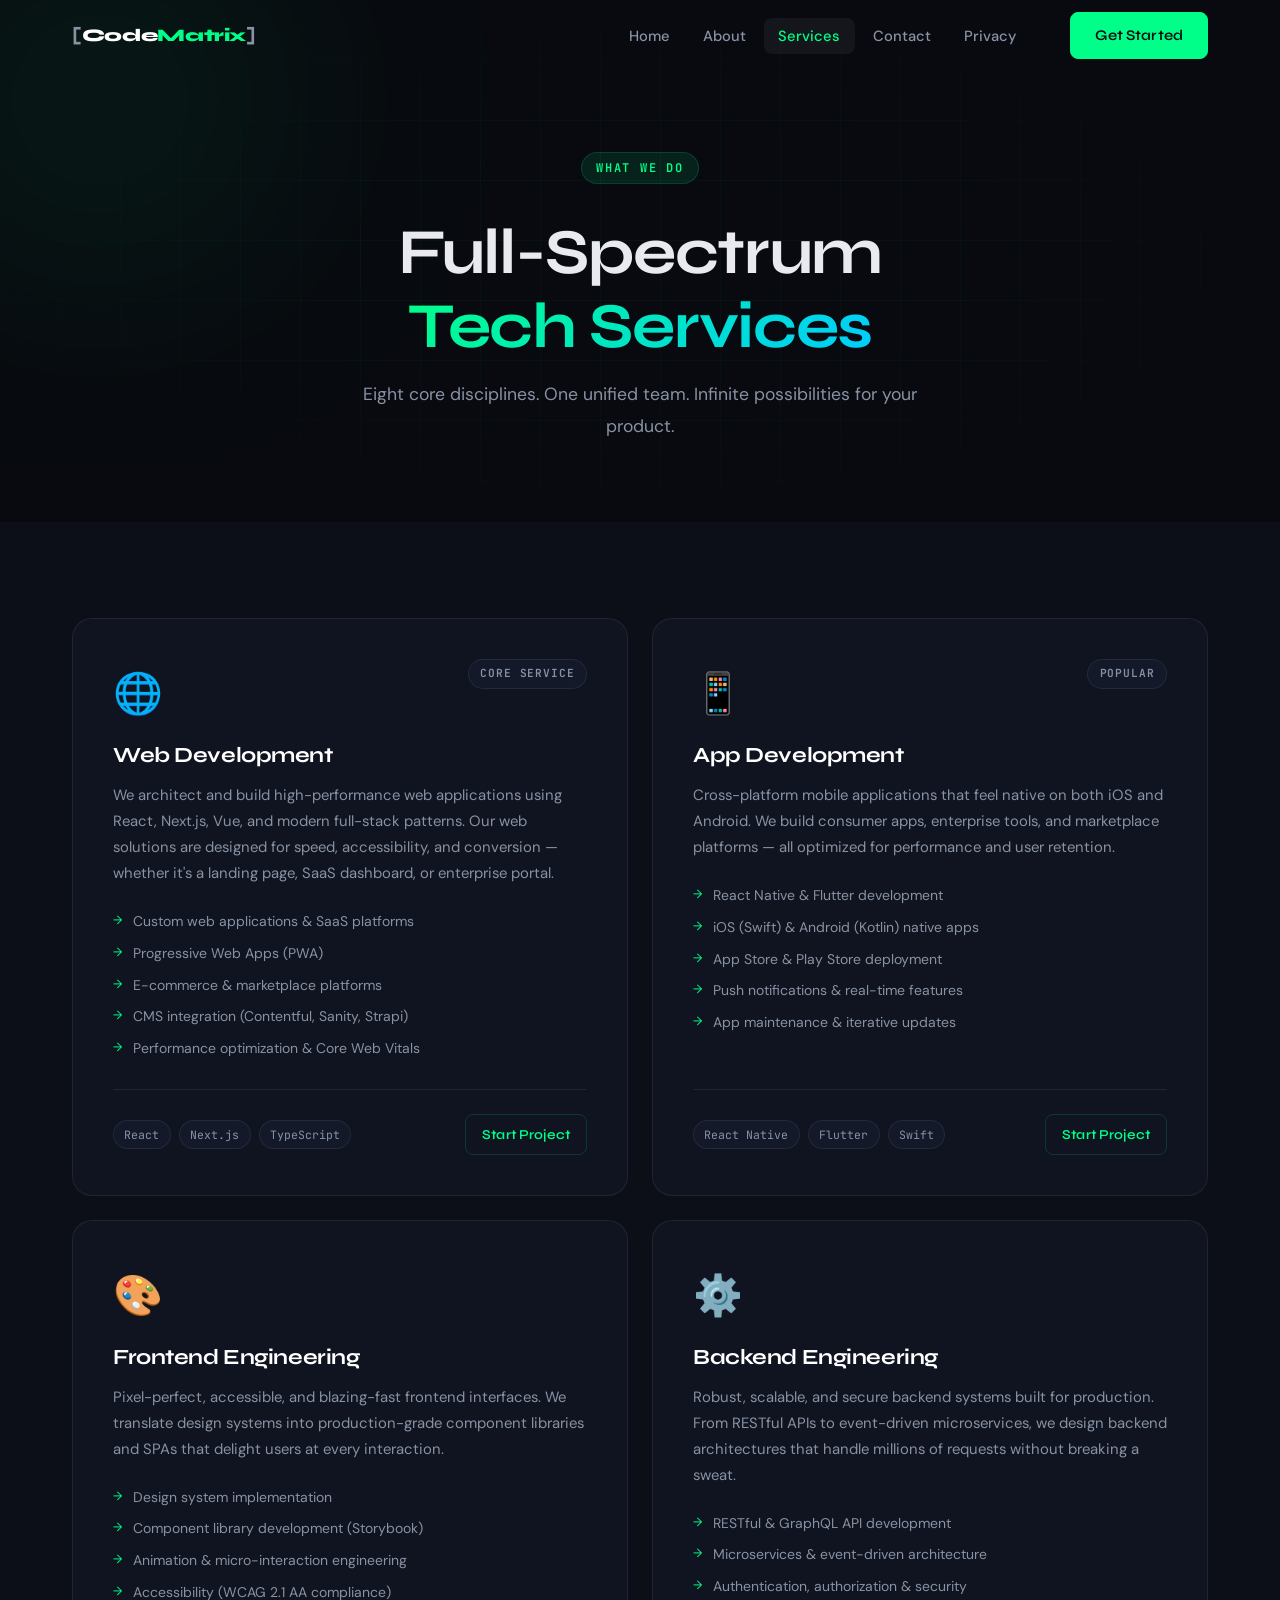
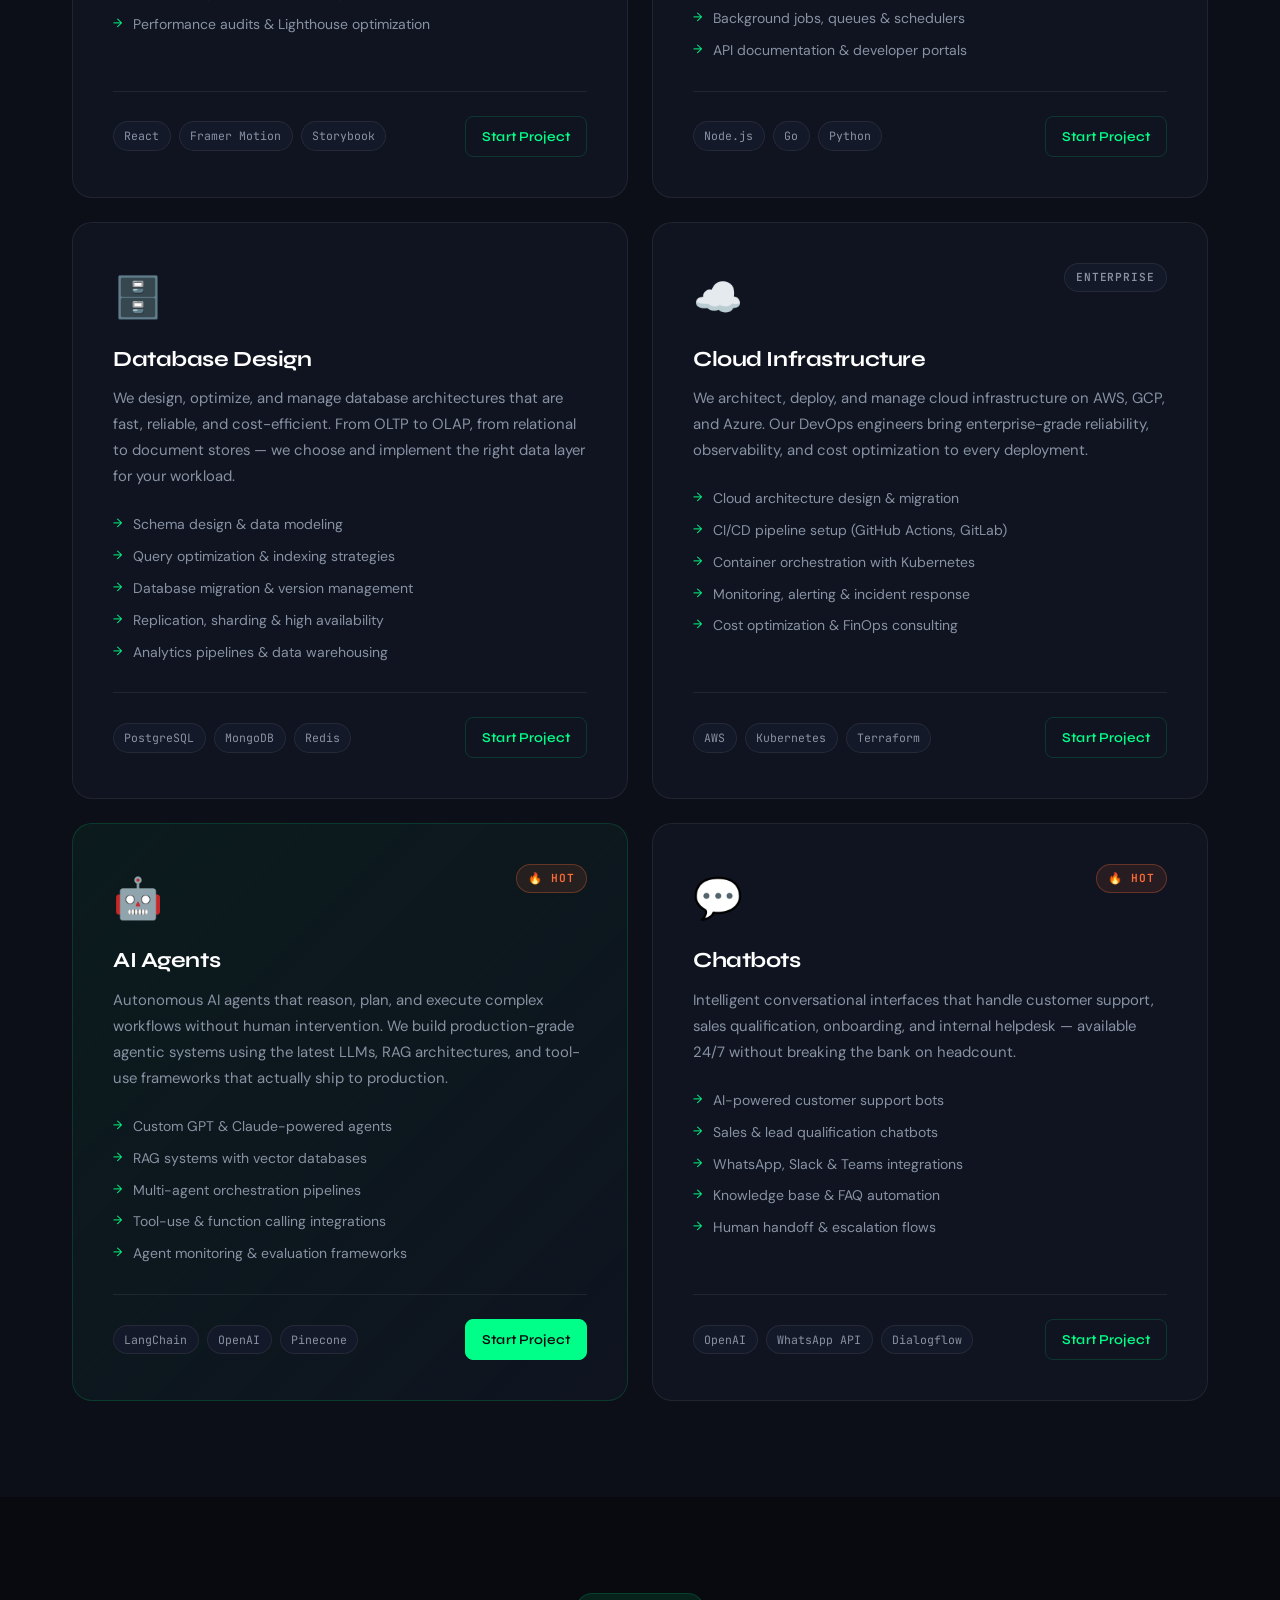
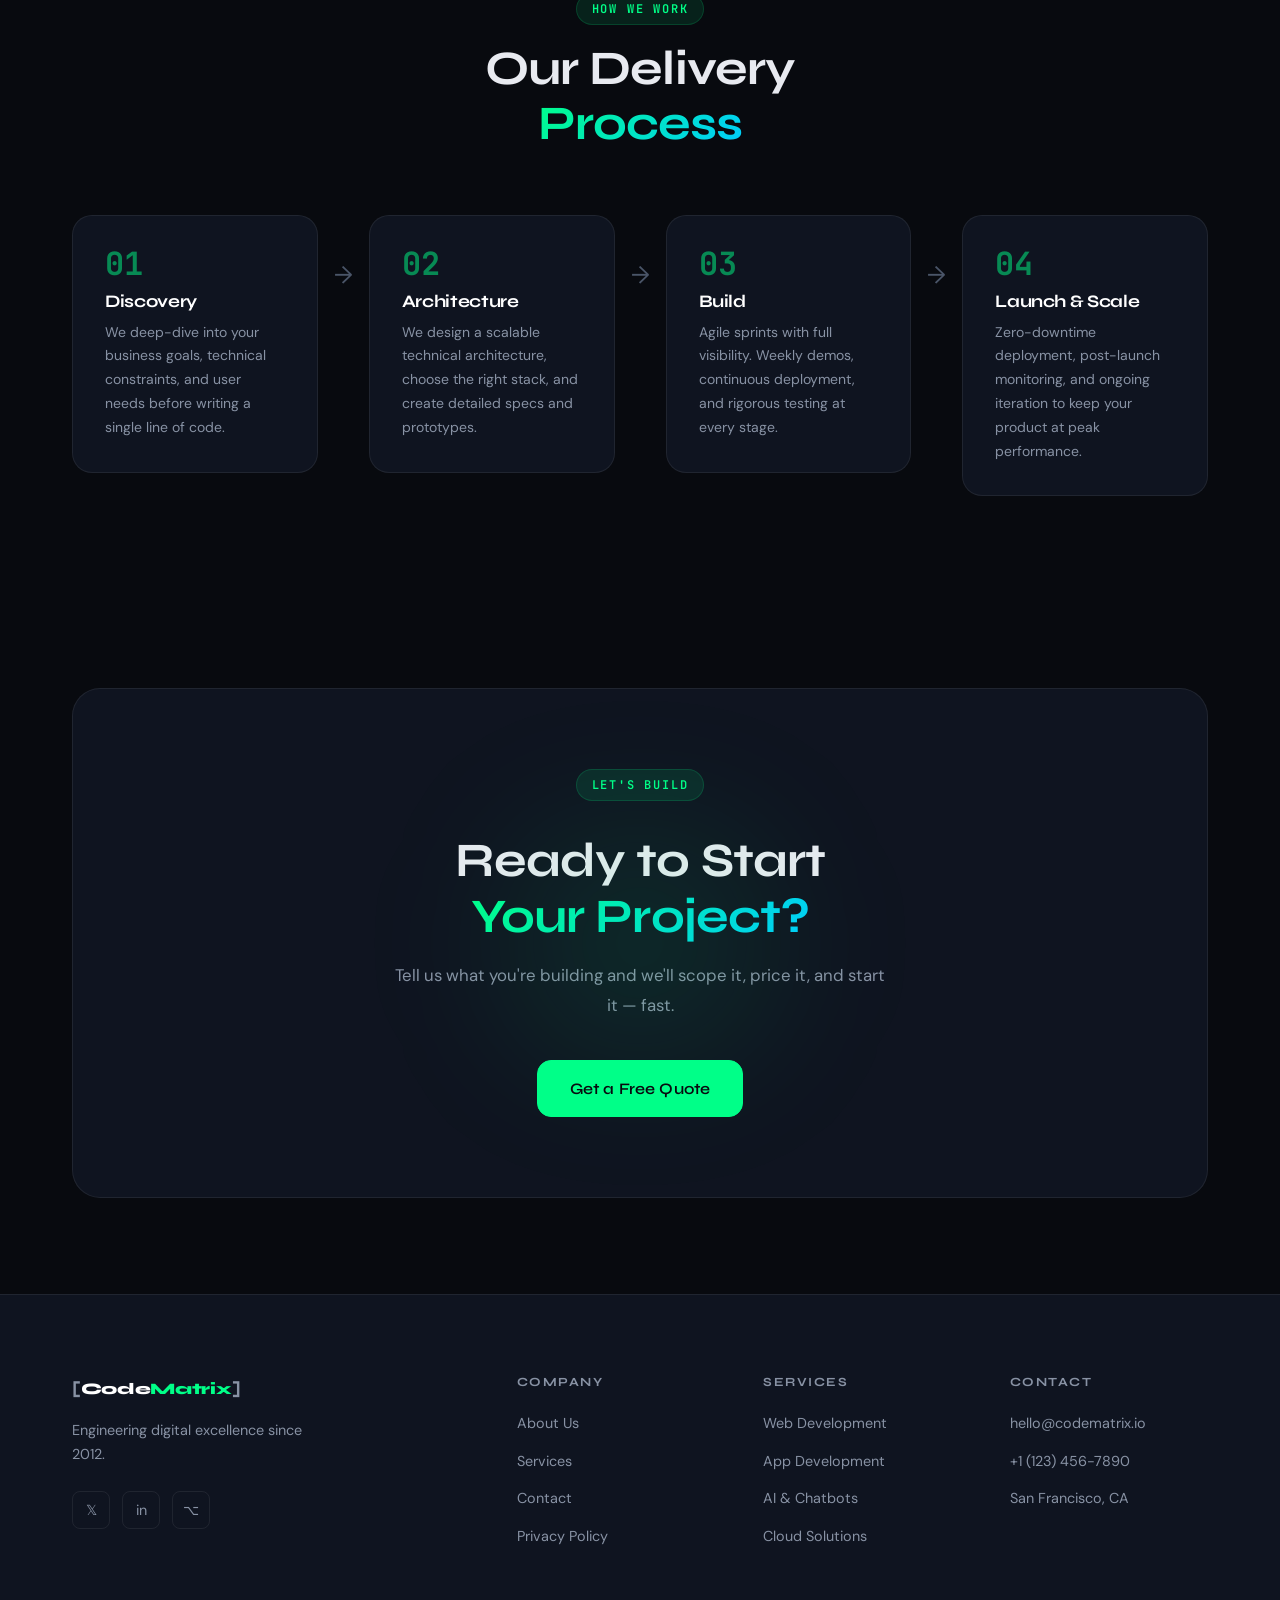
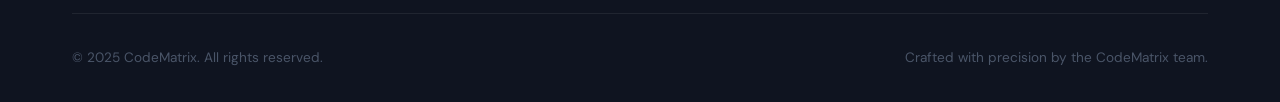
<file: services.html>
<!DOCTYPE html>
<html lang="en">
<head>
  <meta charset="UTF-8" />
  <meta name="viewport" content="width=device-width, initial-scale=1.0" />
  <title>Services — CodeMatrix</title>
  <meta name="description" content="Explore CodeMatrix's full range of tech services: web development, mobile apps, AI agents, chatbots, cloud, backend, frontend, and database solutions." />
  <meta name="keywords" content="web development services, AI chatbot, app development, cloud solutions, backend engineering" />
  <link rel="stylesheet" href="style.css" />
  <link rel="preconnect" href="https://fonts.googleapis.com" />
  <link href="https://fonts.googleapis.com/css2?family=Syne:wght@400;600;700;800&family=DM+Sans:wght@300;400;500&family=JetBrains+Mono:wght@400;600&display=swap" rel="stylesheet" />
  <script async src="https://pagead2.googlesyndication.com/pagead/js/adsbygoogle.js?client=ca-pub-2388046871434862"
     crossorigin="anonymous"></script>
</head>
<body class="page-inner">

  <!-- Loader -->
  <div class="loader" id="loader">
    <div class="loader-inner">
      <span class="loader-logo">CM</span>
      <div class="loader-bar"><div class="loader-progress"></div></div>
    </div>
  </div>

  <!-- Navigation -->
  <nav class="navbar" id="navbar">
    <div class="nav-container">
      <a href="index.html" class="nav-logo">
        <span class="logo-bracket">[</span>Code<span class="logo-accent">Matrix</span><span class="logo-bracket">]</span>
      </a>
      <ul class="nav-links" id="navLinks">
        <li><a href="index.html" class="nav-link">Home</a></li>
        <li><a href="about.html" class="nav-link">About</a></li>
        <li><a href="services.html" class="nav-link active">Services</a></li>
        <li><a href="contact.html" class="nav-link">Contact</a></li>
        <li><a href="privacy.html" class="nav-link">Privacy</a></li>
      </ul>
      <a href="contact.html" class="btn btn-primary nav-cta">Get Started</a>
      <button class="hamburger" id="hamburger" aria-label="Toggle menu">
        <span></span><span></span><span></span>
      </button>
    </div>
  </nav>

  <!-- Page Hero -->
  <section class="page-hero">
    <div class="hero-bg-grid"></div>
    <div class="hero-glow hero-glow-1"></div>
    <div class="container page-hero-content" data-animate="fade-up">
      <span class="section-label">What We Do</span>
      <h1 class="page-hero-title">Full-Spectrum<br /><span class="text-gradient">Tech Services</span></h1>
      <p class="page-hero-sub">Eight core disciplines. One unified team. Infinite possibilities for your product.</p>
    </div>
  </section>

  <!-- Services Detail Grid -->
  <section class="section services-full">
    <div class="container">
      <div class="services-full-grid" data-animate="stagger">

        <!-- Web Development -->
        <div class="svc-card">
          <div class="svc-header">
            <div class="svc-icon-wrap">🌐</div>
            <div class="svc-badge">Core Service</div>
          </div>
          <h3>Web Development</h3>
          <p>We architect and build high-performance web applications using React, Next.js, Vue, and modern full-stack patterns. Our web solutions are designed for speed, accessibility, and conversion — whether it's a landing page, SaaS dashboard, or enterprise portal.</p>
          <ul class="svc-list">
            <li>Custom web applications & SaaS platforms</li>
            <li>Progressive Web Apps (PWA)</li>
            <li>E-commerce & marketplace platforms</li>
            <li>CMS integration (Contentful, Sanity, Strapi)</li>
            <li>Performance optimization & Core Web Vitals</li>
          </ul>
          <div class="svc-footer">
            <span class="svc-tech">React</span>
            <span class="svc-tech">Next.js</span>
            <span class="svc-tech">TypeScript</span>
            <a href="contact.html" class="btn btn-outline btn-sm">Start Project</a>
          </div>
        </div>

        <!-- App Development -->
        <div class="svc-card">
          <div class="svc-header">
            <div class="svc-icon-wrap">📱</div>
            <div class="svc-badge">Popular</div>
          </div>
          <h3>App Development</h3>
          <p>Cross-platform mobile applications that feel native on both iOS and Android. We build consumer apps, enterprise tools, and marketplace platforms — all optimized for performance and user retention.</p>
          <ul class="svc-list">
            <li>React Native & Flutter development</li>
            <li>iOS (Swift) & Android (Kotlin) native apps</li>
            <li>App Store & Play Store deployment</li>
            <li>Push notifications & real-time features</li>
            <li>App maintenance & iterative updates</li>
          </ul>
          <div class="svc-footer">
            <span class="svc-tech">React Native</span>
            <span class="svc-tech">Flutter</span>
            <span class="svc-tech">Swift</span>
            <a href="contact.html" class="btn btn-outline btn-sm">Start Project</a>
          </div>
        </div>

        <!-- Frontend -->
        <div class="svc-card">
          <div class="svc-header">
            <div class="svc-icon-wrap">🎨</div>
          </div>
          <h3>Frontend Engineering</h3>
          <p>Pixel-perfect, accessible, and blazing-fast frontend interfaces. We translate design systems into production-grade component libraries and SPAs that delight users at every interaction.</p>
          <ul class="svc-list">
            <li>Design system implementation</li>
            <li>Component library development (Storybook)</li>
            <li>Animation & micro-interaction engineering</li>
            <li>Accessibility (WCAG 2.1 AA compliance)</li>
            <li>Performance audits & Lighthouse optimization</li>
          </ul>
          <div class="svc-footer">
            <span class="svc-tech">React</span>
            <span class="svc-tech">Framer Motion</span>
            <span class="svc-tech">Storybook</span>
            <a href="contact.html" class="btn btn-outline btn-sm">Start Project</a>
          </div>
        </div>

        <!-- Backend -->
        <div class="svc-card">
          <div class="svc-header">
            <div class="svc-icon-wrap">⚙️</div>
          </div>
          <h3>Backend Engineering</h3>
          <p>Robust, scalable, and secure backend systems built for production. From RESTful APIs to event-driven microservices, we design backend architectures that handle millions of requests without breaking a sweat.</p>
          <ul class="svc-list">
            <li>RESTful & GraphQL API development</li>
            <li>Microservices & event-driven architecture</li>
            <li>Authentication, authorization & security</li>
            <li>Background jobs, queues & schedulers</li>
            <li>API documentation & developer portals</li>
          </ul>
          <div class="svc-footer">
            <span class="svc-tech">Node.js</span>
            <span class="svc-tech">Go</span>
            <span class="svc-tech">Python</span>
            <a href="contact.html" class="btn btn-outline btn-sm">Start Project</a>
          </div>
        </div>

        <!-- Database -->
        <div class="svc-card">
          <div class="svc-header">
            <div class="svc-icon-wrap">🗄️</div>
          </div>
          <h3>Database Design</h3>
          <p>We design, optimize, and manage database architectures that are fast, reliable, and cost-efficient. From OLTP to OLAP, from relational to document stores — we choose and implement the right data layer for your workload.</p>
          <ul class="svc-list">
            <li>Schema design & data modeling</li>
            <li>Query optimization & indexing strategies</li>
            <li>Database migration & version management</li>
            <li>Replication, sharding & high availability</li>
            <li>Analytics pipelines & data warehousing</li>
          </ul>
          <div class="svc-footer">
            <span class="svc-tech">PostgreSQL</span>
            <span class="svc-tech">MongoDB</span>
            <span class="svc-tech">Redis</span>
            <a href="contact.html" class="btn btn-outline btn-sm">Start Project</a>
          </div>
        </div>

        <!-- Cloud -->
        <div class="svc-card">
          <div class="svc-header">
            <div class="svc-icon-wrap">☁️</div>
            <div class="svc-badge">Enterprise</div>
          </div>
          <h3>Cloud Infrastructure</h3>
          <p>We architect, deploy, and manage cloud infrastructure on AWS, GCP, and Azure. Our DevOps engineers bring enterprise-grade reliability, observability, and cost optimization to every deployment.</p>
          <ul class="svc-list">
            <li>Cloud architecture design & migration</li>
            <li>CI/CD pipeline setup (GitHub Actions, GitLab)</li>
            <li>Container orchestration with Kubernetes</li>
            <li>Monitoring, alerting & incident response</li>
            <li>Cost optimization & FinOps consulting</li>
          </ul>
          <div class="svc-footer">
            <span class="svc-tech">AWS</span>
            <span class="svc-tech">Kubernetes</span>
            <span class="svc-tech">Terraform</span>
            <a href="contact.html" class="btn btn-outline btn-sm">Start Project</a>
          </div>
        </div>

        <!-- AI Agents -->
        <div class="svc-card svc-featured-card">
          <div class="svc-header">
            <div class="svc-icon-wrap">🤖</div>
            <div class="svc-badge svc-badge-hot">🔥 Hot</div>
          </div>
          <h3>AI Agents</h3>
          <p>Autonomous AI agents that reason, plan, and execute complex workflows without human intervention. We build production-grade agentic systems using the latest LLMs, RAG architectures, and tool-use frameworks that actually ship to production.</p>
          <ul class="svc-list">
            <li>Custom GPT & Claude-powered agents</li>
            <li>RAG systems with vector databases</li>
            <li>Multi-agent orchestration pipelines</li>
            <li>Tool-use & function calling integrations</li>
            <li>Agent monitoring & evaluation frameworks</li>
          </ul>
          <div class="svc-footer">
            <span class="svc-tech">LangChain</span>
            <span class="svc-tech">OpenAI</span>
            <span class="svc-tech">Pinecone</span>
            <a href="contact.html" class="btn btn-primary btn-sm">Start Project</a>
          </div>
        </div>

        <!-- Chatbots -->
        <div class="svc-card">
          <div class="svc-header">
            <div class="svc-icon-wrap">💬</div>
            <div class="svc-badge svc-badge-hot">🔥 Hot</div>
          </div>
          <h3>Chatbots</h3>
          <p>Intelligent conversational interfaces that handle customer support, sales qualification, onboarding, and internal helpdesk — available 24/7 without breaking the bank on headcount.</p>
          <ul class="svc-list">
            <li>AI-powered customer support bots</li>
            <li>Sales & lead qualification chatbots</li>
            <li>WhatsApp, Slack & Teams integrations</li>
            <li>Knowledge base & FAQ automation</li>
            <li>Human handoff & escalation flows</li>
          </ul>
          <div class="svc-footer">
            <span class="svc-tech">OpenAI</span>
            <span class="svc-tech">WhatsApp API</span>
            <span class="svc-tech">Dialogflow</span>
            <a href="contact.html" class="btn btn-outline btn-sm">Start Project</a>
          </div>
        </div>

      </div>
    </div>
  </section>

  <!-- Process Section -->
  <section class="section process-section">
    <div class="container">
      <div class="section-header" data-animate="fade-up">
        <span class="section-label">How We Work</span>
        <h2 class="section-title">Our Delivery<br /><span class="text-gradient">Process</span></h2>
      </div>
      <div class="process-steps" data-animate="stagger">
        <div class="process-step">
          <div class="ps-num">01</div>
          <h4>Discovery</h4>
          <p>We deep-dive into your business goals, technical constraints, and user needs before writing a single line of code.</p>
        </div>
        <div class="process-arrow">→</div>
        <div class="process-step">
          <div class="ps-num">02</div>
          <h4>Architecture</h4>
          <p>We design a scalable technical architecture, choose the right stack, and create detailed specs and prototypes.</p>
        </div>
        <div class="process-arrow">→</div>
        <div class="process-step">
          <div class="ps-num">03</div>
          <h4>Build</h4>
          <p>Agile sprints with full visibility. Weekly demos, continuous deployment, and rigorous testing at every stage.</p>
        </div>
        <div class="process-arrow">→</div>
        <div class="process-step">
          <div class="ps-num">04</div>
          <h4>Launch & Scale</h4>
          <p>Zero-downtime deployment, post-launch monitoring, and ongoing iteration to keep your product at peak performance.</p>
        </div>
      </div>
    </div>
  </section>

  <!-- CTA -->
  <section class="section cta-section">
    <div class="container">
      <div class="cta-box" data-animate="fade-up">
        <div class="cta-glow"></div>
        <span class="section-label">Let's Build</span>
        <h2>Ready to Start<br /><span class="text-gradient">Your Project?</span></h2>
        <p>Tell us what you're building and we'll scope it, price it, and start it — fast.</p>
        <div class="cta-actions">
          <a href="contact.html" class="btn btn-primary btn-lg">Get a Free Quote</a>
        </div>
      </div>
    </div>
  </section>

  <!-- Footer -->
  <footer class="footer">
    <div class="container">
      <div class="footer-grid">
        <div class="footer-brand">
          <a href="index.html" class="nav-logo">
            <span class="logo-bracket">[</span>Code<span class="logo-accent">Matrix</span><span class="logo-bracket">]</span>
          </a>
          <p>Engineering digital excellence since 2012.</p>
          <div class="footer-socials">
            <a href="#" class="social-link">𝕏</a>
            <a href="#" class="social-link">in</a>
            <a href="#" class="social-link">⌥</a>
          </div>
        </div>
        <div class="footer-col">
          <h5>Company</h5>
          <ul>
            <li><a href="about.html">About Us</a></li>
            <li><a href="services.html">Services</a></li>
            <li><a href="contact.html">Contact</a></li>
            <li><a href="privacy.html">Privacy Policy</a></li>
          </ul>
        </div>
        <div class="footer-col">
          <h5>Services</h5>
          <ul>
            <li><a href="services.html">Web Development</a></li>
            <li><a href="services.html">App Development</a></li>
            <li><a href="services.html">AI & Chatbots</a></li>
            <li><a href="services.html">Cloud Solutions</a></li>
          </ul>
        </div>
        <div class="footer-col">
          <h5>Contact</h5>
          <ul>
            <li><a href="mailto:hello@codematrix.io">hello@codematrix.io</a></li>
            <li><a href="tel:+11234567890">+1 (123) 456-7890</a></li>
            <li><span>San Francisco, CA</span></li>
          </ul>
        </div>
      </div>
      <div class="footer-bottom">
        <p>© 2025 CodeMatrix. All rights reserved.</p>
        <p>Crafted with precision by the CodeMatrix team.</p>
      </div>
    </div>
  </footer>

  <script src="script.js"></script>
</body>
</html>
</file>
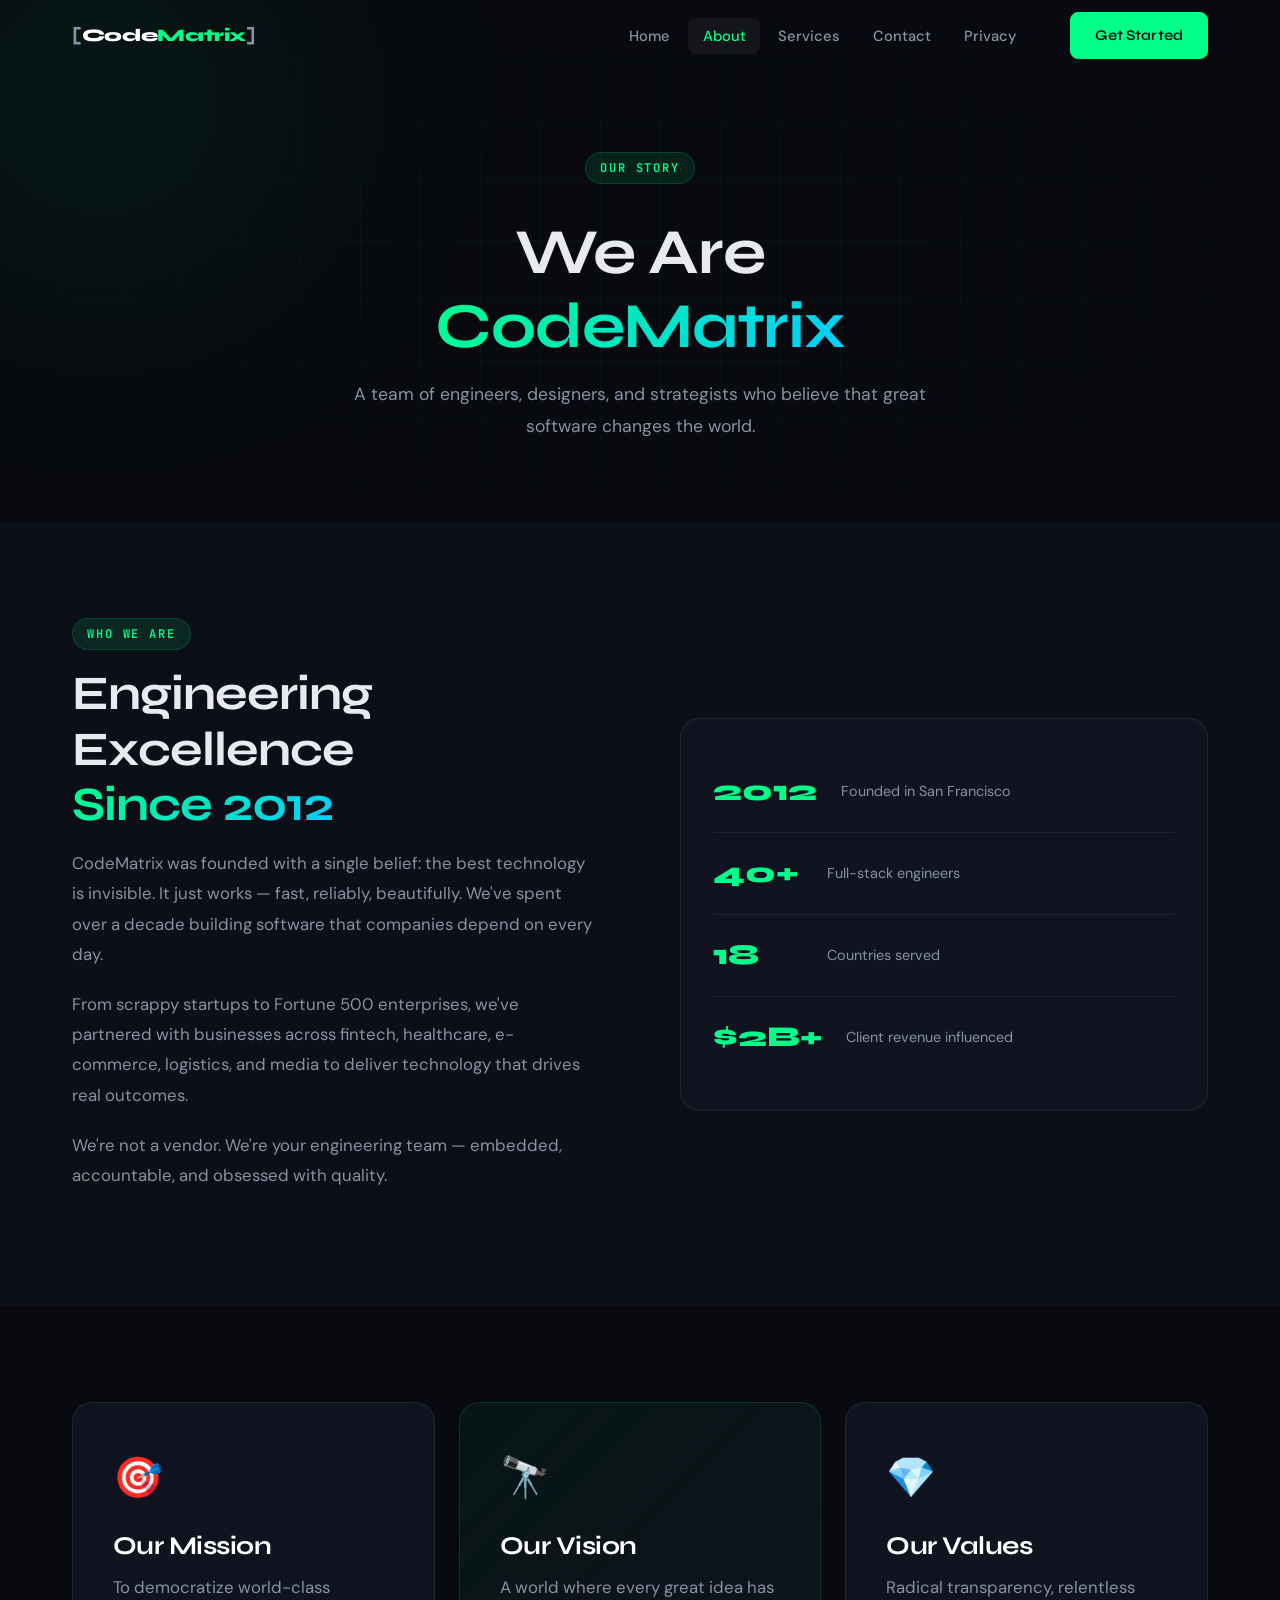
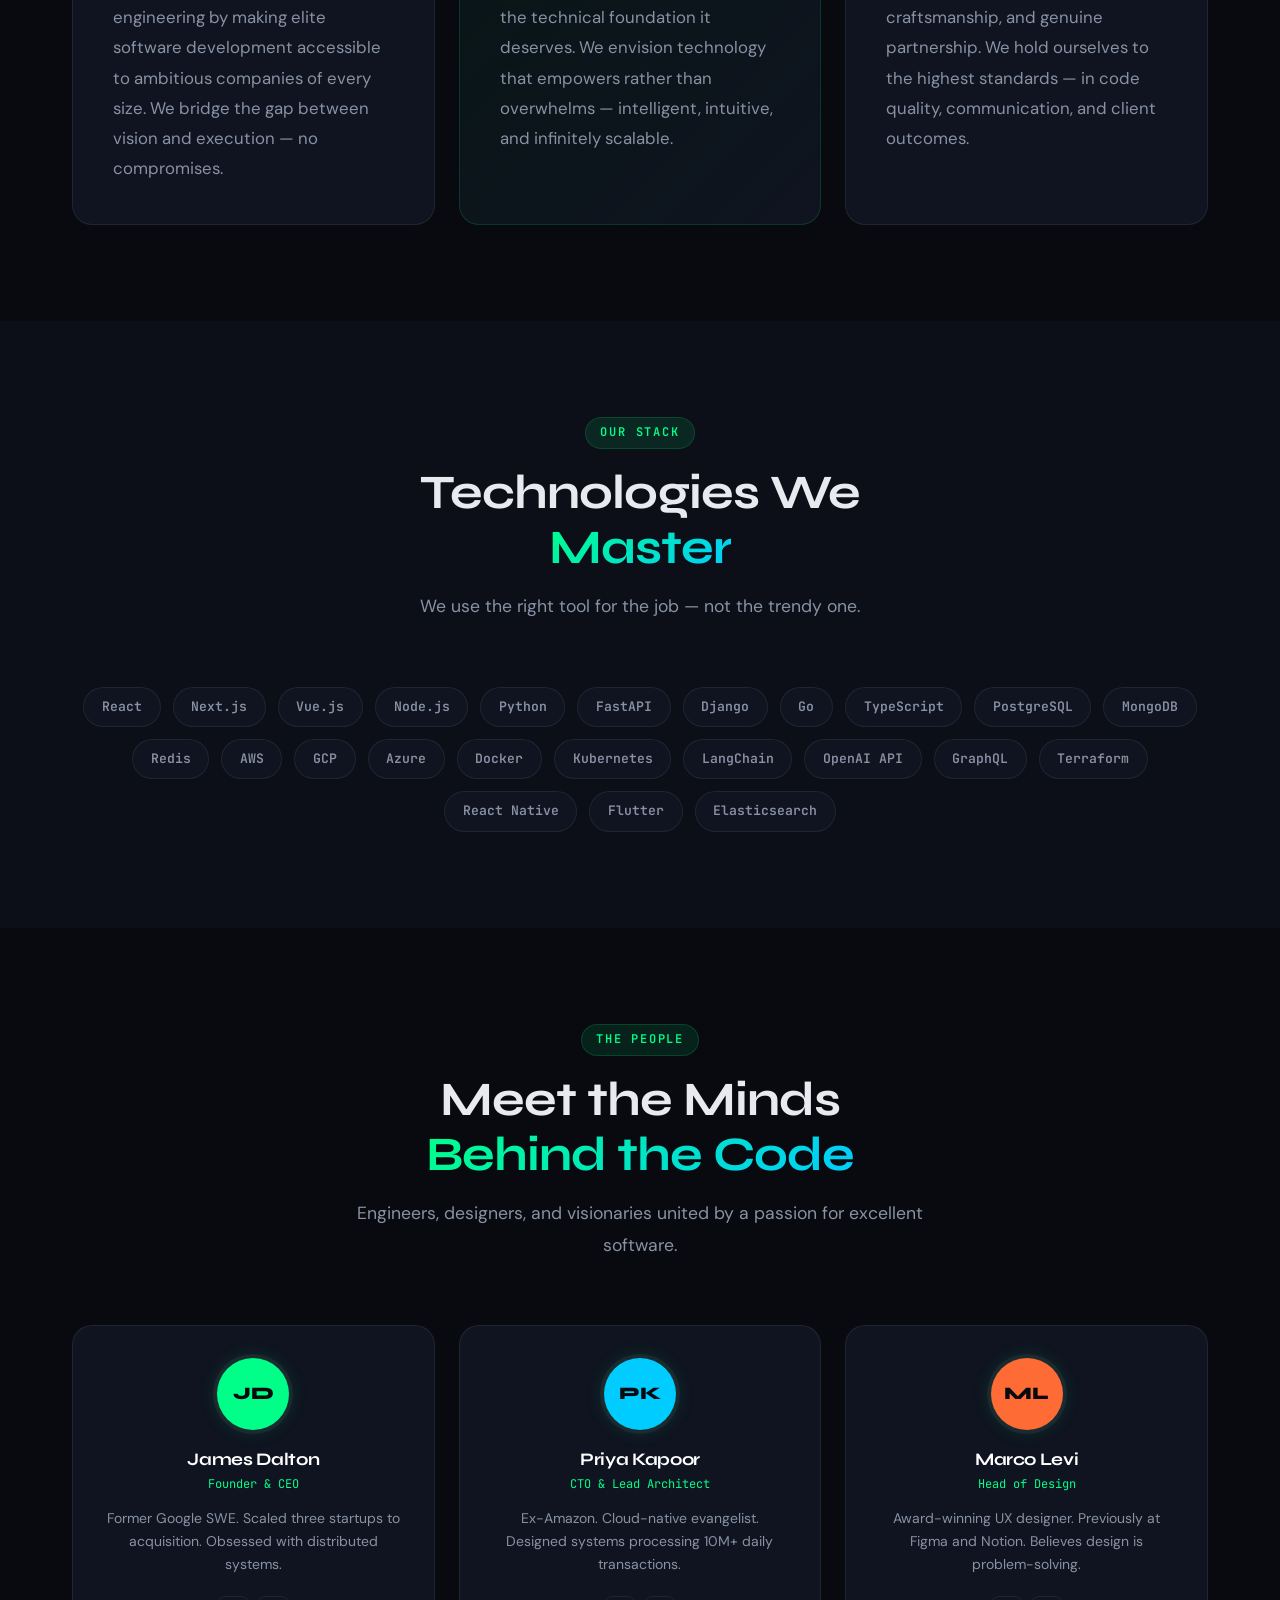
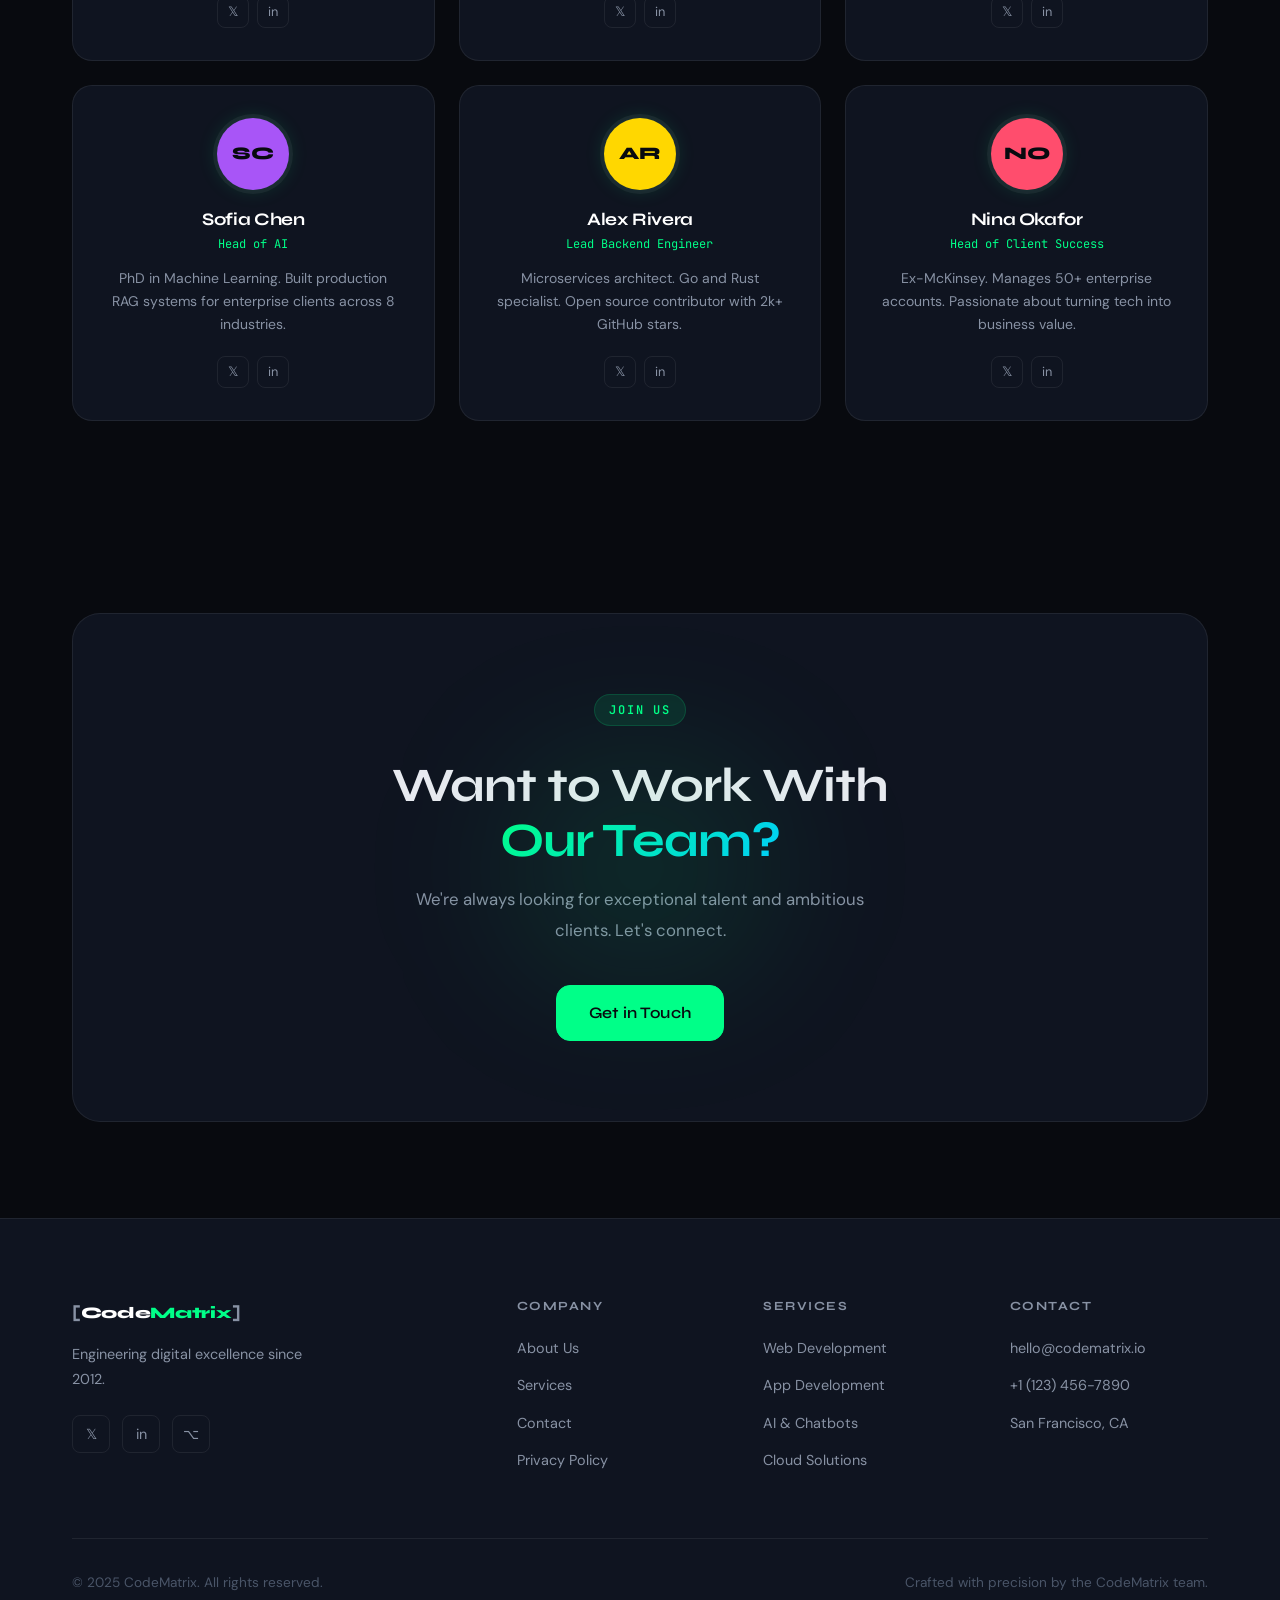
<file: Web Project/about.html>
<!DOCTYPE html>
<html lang="en">
<head>
  <meta charset="UTF-8" />
  <meta name="viewport" content="width=device-width, initial-scale=1.0" />
  <title>About — CodeMatrix</title>
  <meta name="description" content="Learn about CodeMatrix — our mission, vision, the team behind the code, and the technologies we use to build the future." />
  <meta name="keywords" content="CodeMatrix about, tech team, our mission, software company" />
  <link rel="stylesheet" href="style.css" />
  <link rel="preconnect" href="https://fonts.googleapis.com" />
  <link href="https://fonts.googleapis.com/css2?family=Syne:wght@400;600;700;800&family=DM+Sans:wght@300;400;500&family=JetBrains+Mono:wght@400;600&display=swap" rel="stylesheet" />
</head>
<body class="page-inner">

  <!-- Loader -->
  <div class="loader" id="loader">
    <div class="loader-inner">
      <span class="loader-logo">CM</span>
      <div class="loader-bar"><div class="loader-progress"></div></div>
    </div>
  </div>

  <!-- Navigation -->
  <nav class="navbar" id="navbar">
    <div class="nav-container">
      <a href="index.html" class="nav-logo">
        <span class="logo-bracket">[</span>Code<span class="logo-accent">Matrix</span><span class="logo-bracket">]</span>
      </a>
      <ul class="nav-links" id="navLinks">
        <li><a href="index.html" class="nav-link">Home</a></li>
        <li><a href="about.html" class="nav-link active">About</a></li>
        <li><a href="services.html" class="nav-link">Services</a></li>
        <li><a href="contact.html" class="nav-link">Contact</a></li>
        <li><a href="privacy.html" class="nav-link">Privacy</a></li>
      </ul>
      <a href="contact.html" class="btn btn-primary nav-cta">Get Started</a>
      <button class="hamburger" id="hamburger" aria-label="Toggle menu">
        <span></span><span></span><span></span>
      </button>
    </div>
  </nav>

  <!-- Page Hero -->
  <section class="page-hero">
    <div class="hero-bg-grid"></div>
    <div class="hero-glow hero-glow-1"></div>
    <div class="container page-hero-content" data-animate="fade-up">
      <span class="section-label">Our Story</span>
      <h1 class="page-hero-title">We Are<br /><span class="text-gradient">CodeMatrix</span></h1>
      <p class="page-hero-sub">A team of engineers, designers, and strategists who believe that great software changes the world.</p>
    </div>
  </section>

  <!-- Company Introduction -->
  <section class="section about-intro">
    <div class="container">
      <div class="about-intro-grid">
        <div class="about-intro-text" data-animate="fade-right">
          <span class="section-label">Who We Are</span>
          <h2 class="section-title">Engineering Excellence<br /><span class="text-gradient">Since 2012</span></h2>
          <p>CodeMatrix was founded with a single belief: the best technology is invisible. It just works — fast, reliably, beautifully. We've spent over a decade building software that companies depend on every day.</p>
          <p>From scrappy startups to Fortune 500 enterprises, we've partnered with businesses across fintech, healthcare, e-commerce, logistics, and media to deliver technology that drives real outcomes.</p>
          <p>We're not a vendor. We're your engineering team — embedded, accountable, and obsessed with quality.</p>
        </div>
        <div class="about-intro-visual" data-animate="fade-left">
          <div class="about-visual-card">
            <div class="avc-row">
              <div class="avc-num">2012</div>
              <div class="avc-label">Founded in San Francisco</div>
            </div>
            <div class="avc-divider"></div>
            <div class="avc-row">
              <div class="avc-num">40+</div>
              <div class="avc-label">Full-stack engineers</div>
            </div>
            <div class="avc-divider"></div>
            <div class="avc-row">
              <div class="avc-num">18</div>
              <div class="avc-label">Countries served</div>
            </div>
            <div class="avc-divider"></div>
            <div class="avc-row">
              <div class="avc-num">$2B+</div>
              <div class="avc-label">Client revenue influenced</div>
            </div>
          </div>
        </div>
      </div>
    </div>
  </section>

  <!-- Mission & Vision -->
  <section class="section mv-section">
    <div class="container">
      <div class="mv-grid" data-animate="stagger">
        <div class="mv-card">
          <div class="mv-icon">🎯</div>
          <h3>Our Mission</h3>
          <p>To democratize world-class engineering by making elite software development accessible to ambitious companies of every size. We bridge the gap between vision and execution — no compromises.</p>
        </div>
        <div class="mv-card mv-card-accent">
          <div class="mv-icon">🔭</div>
          <h3>Our Vision</h3>
          <p>A world where every great idea has the technical foundation it deserves. We envision technology that empowers rather than overwhelms — intelligent, intuitive, and infinitely scalable.</p>
        </div>
        <div class="mv-card">
          <div class="mv-icon">💎</div>
          <h3>Our Values</h3>
          <p>Radical transparency, relentless craftsmanship, and genuine partnership. We hold ourselves to the highest standards — in code quality, communication, and client outcomes.</p>
        </div>
      </div>
    </div>
  </section>

  <!-- Technologies -->
  <section class="section tech-section">
    <div class="container">
      <div class="section-header" data-animate="fade-up">
        <span class="section-label">Our Stack</span>
        <h2 class="section-title">Technologies We<br /><span class="text-gradient">Master</span></h2>
        <p class="section-sub">We use the right tool for the job — not the trendy one.</p>
      </div>
      <div class="tech-grid" data-animate="stagger">
        <div class="tech-tag">React</div>
        <div class="tech-tag">Next.js</div>
        <div class="tech-tag">Vue.js</div>
        <div class="tech-tag">Node.js</div>
        <div class="tech-tag">Python</div>
        <div class="tech-tag">FastAPI</div>
        <div class="tech-tag">Django</div>
        <div class="tech-tag">Go</div>
        <div class="tech-tag">TypeScript</div>
        <div class="tech-tag">PostgreSQL</div>
        <div class="tech-tag">MongoDB</div>
        <div class="tech-tag">Redis</div>
        <div class="tech-tag">AWS</div>
        <div class="tech-tag">GCP</div>
        <div class="tech-tag">Azure</div>
        <div class="tech-tag">Docker</div>
        <div class="tech-tag">Kubernetes</div>
        <div class="tech-tag">LangChain</div>
        <div class="tech-tag">OpenAI API</div>
        <div class="tech-tag">GraphQL</div>
        <div class="tech-tag">Terraform</div>
        <div class="tech-tag">React Native</div>
        <div class="tech-tag">Flutter</div>
        <div class="tech-tag">Elasticsearch</div>
      </div>
    </div>
  </section>

  <!-- Team Section -->
  <section class="section team-section">
    <div class="container">
      <div class="section-header" data-animate="fade-up">
        <span class="section-label">The People</span>
        <h2 class="section-title">Meet the Minds<br /><span class="text-gradient">Behind the Code</span></h2>
        <p class="section-sub">Engineers, designers, and visionaries united by a passion for excellent software.</p>
      </div>
      <div class="team-grid" data-animate="stagger">
        <div class="team-card">
          <div class="team-avatar" style="--av-color: #00ff88;">JD</div>
          <h4>James Dalton</h4>
          <span class="team-role">Founder & CEO</span>
          <p>Former Google SWE. Scaled three startups to acquisition. Obsessed with distributed systems.</p>
          <div class="team-socials">
            <a href="#">𝕏</a>
            <a href="#">in</a>
          </div>
        </div>
        <div class="team-card">
          <div class="team-avatar" style="--av-color: #00ccff;">PK</div>
          <h4>Priya Kapoor</h4>
          <span class="team-role">CTO & Lead Architect</span>
          <p>Ex-Amazon. Cloud-native evangelist. Designed systems processing 10M+ daily transactions.</p>
          <div class="team-socials">
            <a href="#">𝕏</a>
            <a href="#">in</a>
          </div>
        </div>
        <div class="team-card">
          <div class="team-avatar" style="--av-color: #ff6b35;">ML</div>
          <h4>Marco Levi</h4>
          <span class="team-role">Head of Design</span>
          <p>Award-winning UX designer. Previously at Figma and Notion. Believes design is problem-solving.</p>
          <div class="team-socials">
            <a href="#">𝕏</a>
            <a href="#">in</a>
          </div>
        </div>
        <div class="team-card">
          <div class="team-avatar" style="--av-color: #a855f7;">SC</div>
          <h4>Sofia Chen</h4>
          <span class="team-role">Head of AI</span>
          <p>PhD in Machine Learning. Built production RAG systems for enterprise clients across 8 industries.</p>
          <div class="team-socials">
            <a href="#">𝕏</a>
            <a href="#">in</a>
          </div>
        </div>
        <div class="team-card">
          <div class="team-avatar" style="--av-color: #ffd700;">AR</div>
          <h4>Alex Rivera</h4>
          <span class="team-role">Lead Backend Engineer</span>
          <p>Microservices architect. Go and Rust specialist. Open source contributor with 2k+ GitHub stars.</p>
          <div class="team-socials">
            <a href="#">𝕏</a>
            <a href="#">in</a>
          </div>
        </div>
        <div class="team-card">
          <div class="team-avatar" style="--av-color: #ff4d6d;">NO</div>
          <h4>Nina Okafor</h4>
          <span class="team-role">Head of Client Success</span>
          <p>Ex-McKinsey. Manages 50+ enterprise accounts. Passionate about turning tech into business value.</p>
          <div class="team-socials">
            <a href="#">𝕏</a>
            <a href="#">in</a>
          </div>
        </div>
      </div>
    </div>
  </section>

  <!-- CTA -->
  <section class="section cta-section">
    <div class="container">
      <div class="cta-box" data-animate="fade-up">
        <div class="cta-glow"></div>
        <span class="section-label">Join Us</span>
        <h2>Want to Work With<br /><span class="text-gradient">Our Team?</span></h2>
        <p>We're always looking for exceptional talent and ambitious clients. Let's connect.</p>
        <div class="cta-actions">
          <a href="contact.html" class="btn btn-primary btn-lg">Get in Touch</a>
        </div>
      </div>
    </div>
  </section>

  <!-- Footer -->
  <footer class="footer">
    <div class="container">
      <div class="footer-grid">
        <div class="footer-brand">
          <a href="index.html" class="nav-logo">
            <span class="logo-bracket">[</span>Code<span class="logo-accent">Matrix</span><span class="logo-bracket">]</span>
          </a>
          <p>Engineering digital excellence since 2012.</p>
          <div class="footer-socials">
            <a href="#" class="social-link">𝕏</a>
            <a href="#" class="social-link">in</a>
            <a href="#" class="social-link">⌥</a>
          </div>
        </div>
        <div class="footer-col">
          <h5>Company</h5>
          <ul>
            <li><a href="about.html">About Us</a></li>
            <li><a href="services.html">Services</a></li>
            <li><a href="contact.html">Contact</a></li>
            <li><a href="privacy.html">Privacy Policy</a></li>
          </ul>
        </div>
        <div class="footer-col">
          <h5>Services</h5>
          <ul>
            <li><a href="services.html">Web Development</a></li>
            <li><a href="services.html">App Development</a></li>
            <li><a href="services.html">AI & Chatbots</a></li>
            <li><a href="services.html">Cloud Solutions</a></li>
          </ul>
        </div>
        <div class="footer-col">
          <h5>Contact</h5>
          <ul>
            <li><a href="mailto:hello@codematrix.io">hello@codematrix.io</a></li>
            <li><a href="tel:+11234567890">+1 (123) 456-7890</a></li>
            <li><span>San Francisco, CA</span></li>
          </ul>
        </div>
      </div>
      <div class="footer-bottom">
        <p>© 2025 CodeMatrix. All rights reserved.</p>
        <p>Crafted with precision by the CodeMatrix team.</p>
      </div>
    </div>
  </footer>

  <script src="script.js"></script>
</body>
</html>
</file>
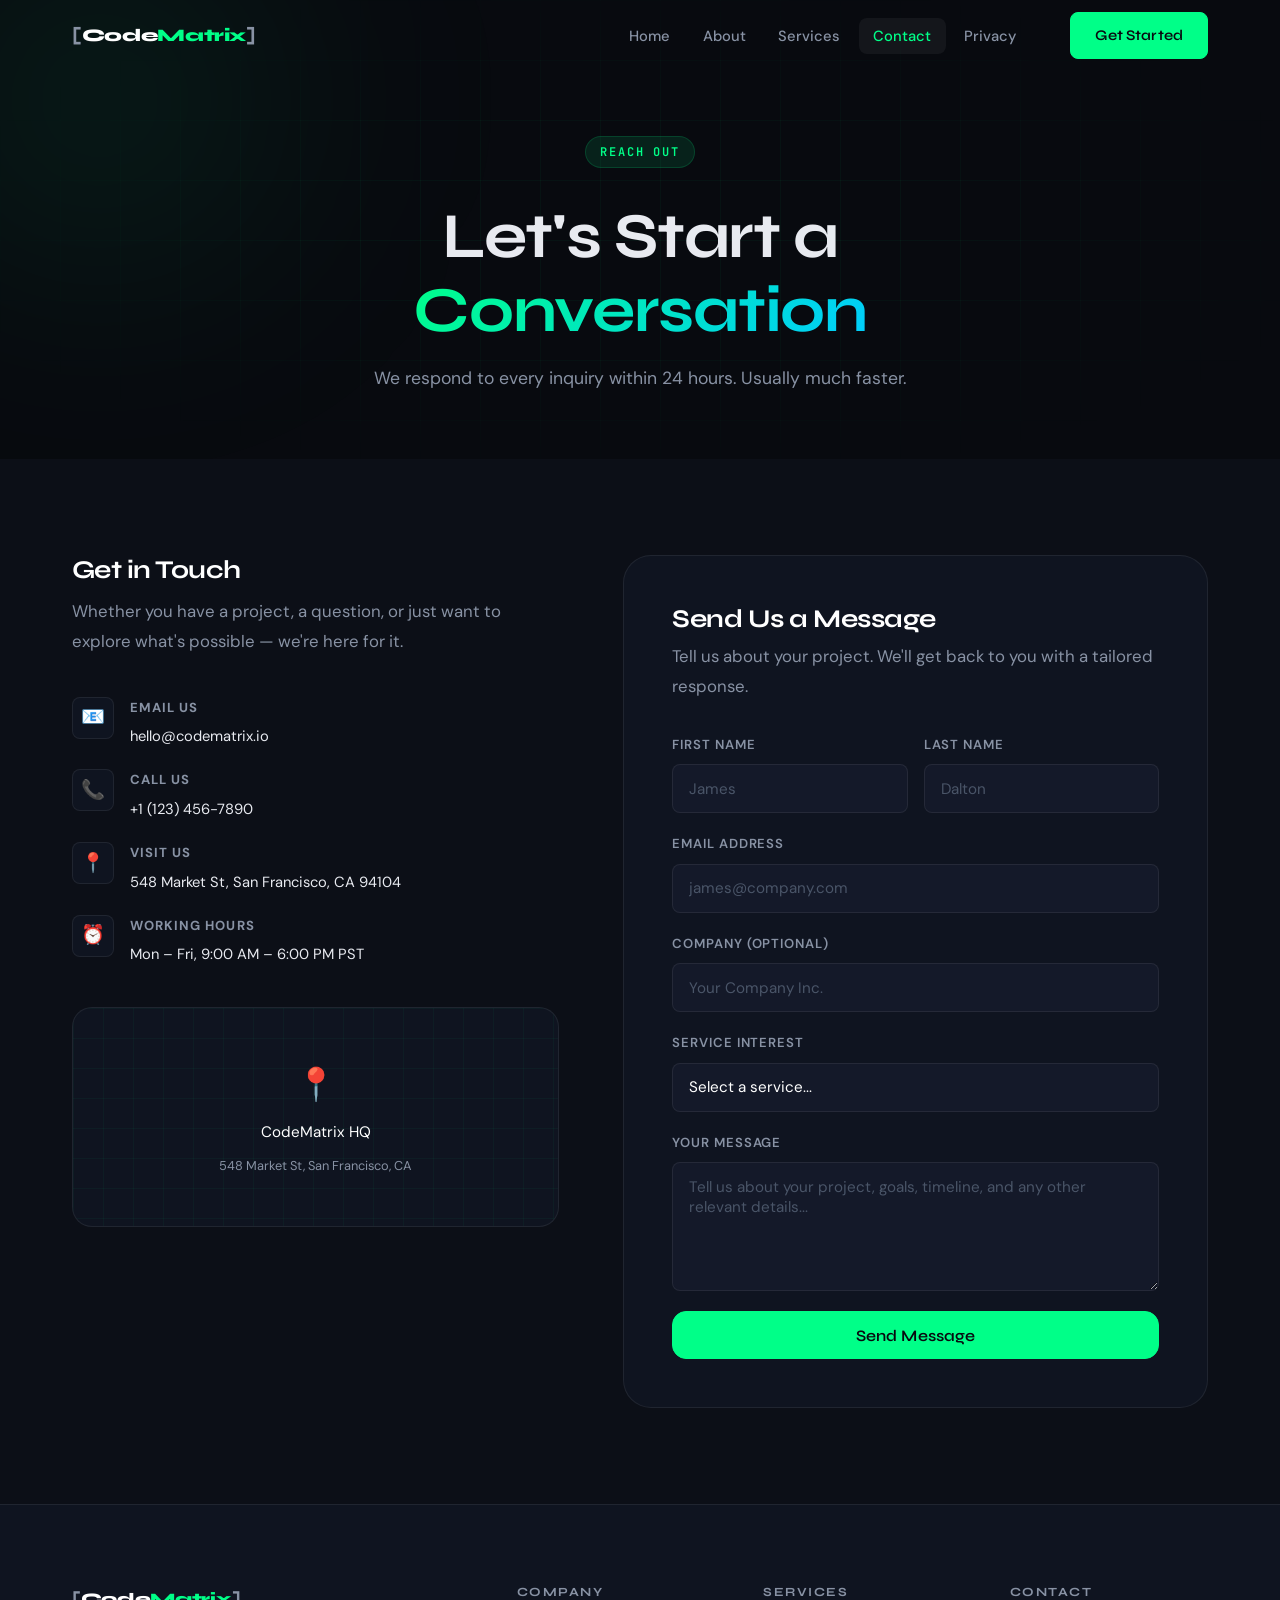
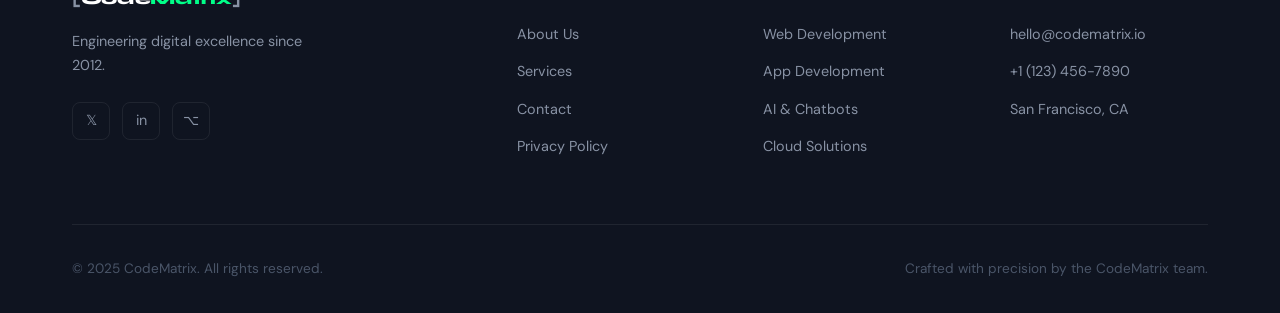
<file: Web Project/contact.html>
<!DOCTYPE html>
<html lang="en">
<head>
  <meta charset="UTF-8" />
  <meta name="viewport" content="width=device-width, initial-scale=1.0" />
  <title>Contact — CodeMatrix</title>
  <meta name="description" content="Get in touch with CodeMatrix. Whether you have a project idea, a question, or just want to say hello — we'd love to hear from you." />
  <meta name="keywords" content="contact CodeMatrix, hire developers, tech project inquiry, software quote" />
  <link rel="stylesheet" href="style.css" />
  <link rel="preconnect" href="https://fonts.googleapis.com" />
  <link href="https://fonts.googleapis.com/css2?family=Syne:wght@400;600;700;800&family=DM+Sans:wght@300;400;500&family=JetBrains+Mono:wght@400;600&display=swap" rel="stylesheet" />
</head>
<body class="page-inner">

  <!-- Loader -->
  <div class="loader" id="loader">
    <div class="loader-inner">
      <span class="loader-logo">CM</span>
      <div class="loader-bar"><div class="loader-progress"></div></div>
    </div>
  </div>

  <!-- Navigation -->
  <nav class="navbar" id="navbar">
    <div class="nav-container">
      <a href="index.html" class="nav-logo">
        <span class="logo-bracket">[</span>Code<span class="logo-accent">Matrix</span><span class="logo-bracket">]</span>
      </a>
      <ul class="nav-links" id="navLinks">
        <li><a href="index.html" class="nav-link">Home</a></li>
        <li><a href="about.html" class="nav-link">About</a></li>
        <li><a href="services.html" class="nav-link">Services</a></li>
        <li><a href="contact.html" class="nav-link active">Contact</a></li>
        <li><a href="privacy.html" class="nav-link">Privacy</a></li>
      </ul>
      <a href="contact.html" class="btn btn-primary nav-cta">Get Started</a>
      <button class="hamburger" id="hamburger" aria-label="Toggle menu">
        <span></span><span></span><span></span>
      </button>
    </div>
  </nav>

  <!-- Page Hero -->
  <section class="page-hero page-hero-sm">
    <div class="hero-bg-grid"></div>
    <div class="hero-glow hero-glow-1"></div>
    <div class="container page-hero-content" data-animate="fade-up">
      <span class="section-label">Reach Out</span>
      <h1 class="page-hero-title">Let's Start a<br /><span class="text-gradient">Conversation</span></h1>
      <p class="page-hero-sub">We respond to every inquiry within 24 hours. Usually much faster.</p>
    </div>
  </section>

  <!-- Contact Section -->
  <section class="section contact-section">
    <div class="container">
      <div class="contact-grid">

        <!-- Contact Info -->
        <div class="contact-info" data-animate="fade-right">
          <h3>Get in Touch</h3>
          <p>Whether you have a project, a question, or just want to explore what's possible — we're here for it.</p>

          <div class="contact-details">
            <div class="contact-item">
              <div class="ci-icon">📧</div>
              <div>
                <strong>Email Us</strong>
                <a href="mailto:hello@codematrix.io">hello@codematrix.io</a>
              </div>
            </div>
            <div class="contact-item">
              <div class="ci-icon">📞</div>
              <div>
                <strong>Call Us</strong>
                <a href="tel:+11234567890">+1 (123) 456-7890</a>
              </div>
            </div>
            <div class="contact-item">
              <div class="ci-icon">📍</div>
              <div>
                <strong>Visit Us</strong>
                <span>548 Market St, San Francisco, CA 94104</span>
              </div>
            </div>
            <div class="contact-item">
              <div class="ci-icon">⏰</div>
              <div>
                <strong>Working Hours</strong>
                <span>Mon – Fri, 9:00 AM – 6:00 PM PST</span>
              </div>
            </div>
          </div>

          <!-- Map Placeholder -->
          <div class="map-placeholder">
            <div class="map-inner">
              <div class="map-pin">📍</div>
              <p>CodeMatrix HQ</p>
              <small>548 Market St, San Francisco, CA</small>
            </div>
            <div class="map-grid-bg"></div>
          </div>
        </div>

        <!-- Contact Form -->
        <div class="contact-form-wrap" data-animate="fade-left">
          <div class="form-card">
            <h3>Send Us a Message</h3>
            <p class="form-sub">Tell us about your project. We'll get back to you with a tailored response.</p>
            <form class="contact-form" id="contactForm" novalidate>
              <div class="form-row">
                <div class="form-group">
                  <label for="firstName">First Name</label>
                  <input type="text" id="firstName" name="firstName" placeholder="James" required />
                  <span class="form-error" id="firstNameError"></span>
                </div>
                <div class="form-group">
                  <label for="lastName">Last Name</label>
                  <input type="text" id="lastName" name="lastName" placeholder="Dalton" required />
                  <span class="form-error" id="lastNameError"></span>
                </div>
              </div>
              <div class="form-group">
                <label for="email">Email Address</label>
                <input type="email" id="email" name="email" placeholder="james@company.com" required />
                <span class="form-error" id="emailError"></span>
              </div>
              <div class="form-group">
                <label for="company">Company (optional)</label>
                <input type="text" id="company" name="company" placeholder="Your Company Inc." />
              </div>
              <div class="form-group">
                <label for="service">Service Interest</label>
                <select id="service" name="service">
                  <option value="" disabled selected>Select a service...</option>
                  <option value="web">Web Development</option>
                  <option value="app">App Development</option>
                  <option value="ai">AI Agents & Chatbots</option>
                  <option value="cloud">Cloud Infrastructure</option>
                  <option value="backend">Backend Engineering</option>
                  <option value="other">Other</option>
                </select>
              </div>
              <div class="form-group">
                <label for="message">Your Message</label>
                <textarea id="message" name="message" rows="5" placeholder="Tell us about your project, goals, timeline, and any other relevant details..." required></textarea>
                <span class="form-error" id="messageError"></span>
              </div>
              <button type="submit" class="btn btn-primary btn-full btn-lg" id="submitBtn">
                <span class="btn-text">Send Message</span>
                <span class="btn-loader" style="display:none;">Sending...</span>
              </button>
              <div class="form-success" id="formSuccess" style="display:none;">
                <span>✅</span>
                <p>Message sent! We'll be in touch within 24 hours.</p>
              </div>
            </form>
          </div>
        </div>

      </div>
    </div>
  </section>

  <!-- Footer -->
  <footer class="footer">
    <div class="container">
      <div class="footer-grid">
        <div class="footer-brand">
          <a href="index.html" class="nav-logo">
            <span class="logo-bracket">[</span>Code<span class="logo-accent">Matrix</span><span class="logo-bracket">]</span>
          </a>
          <p>Engineering digital excellence since 2012.</p>
          <div class="footer-socials">
            <a href="#" class="social-link">𝕏</a>
            <a href="#" class="social-link">in</a>
            <a href="#" class="social-link">⌥</a>
          </div>
        </div>
        <div class="footer-col">
          <h5>Company</h5>
          <ul>
            <li><a href="about.html">About Us</a></li>
            <li><a href="services.html">Services</a></li>
            <li><a href="contact.html">Contact</a></li>
            <li><a href="privacy.html">Privacy Policy</a></li>
          </ul>
        </div>
        <div class="footer-col">
          <h5>Services</h5>
          <ul>
            <li><a href="services.html">Web Development</a></li>
            <li><a href="services.html">App Development</a></li>
            <li><a href="services.html">AI & Chatbots</a></li>
            <li><a href="services.html">Cloud Solutions</a></li>
          </ul>
        </div>
        <div class="footer-col">
          <h5>Contact</h5>
          <ul>
            <li><a href="mailto:hello@codematrix.io">hello@codematrix.io</a></li>
            <li><a href="tel:+11234567890">+1 (123) 456-7890</a></li>
            <li><span>San Francisco, CA</span></li>
          </ul>
        </div>
      </div>
      <div class="footer-bottom">
        <p>© 2025 CodeMatrix. All rights reserved.</p>
        <p>Crafted with precision by the CodeMatrix team.</p>
      </div>
    </div>
  </footer>

  <script src="script.js"></script>
</body>
</html>
</file>
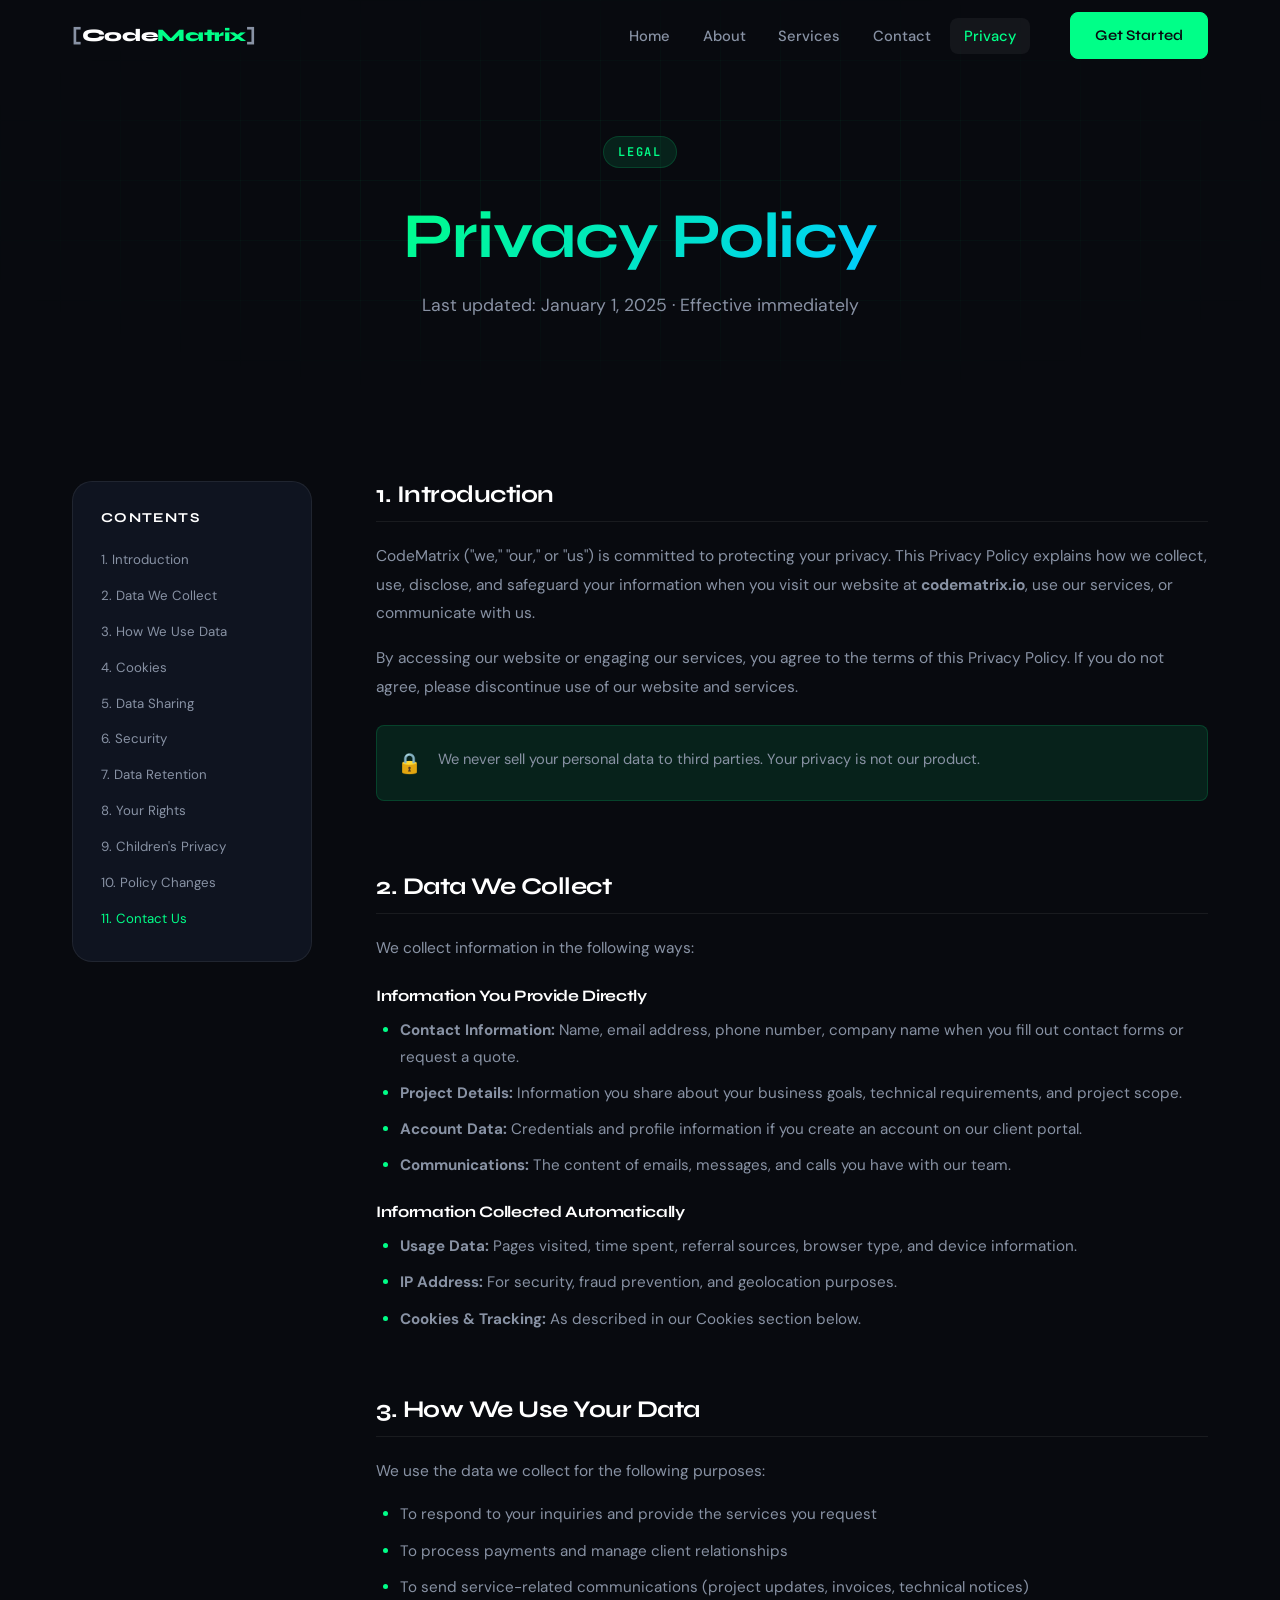
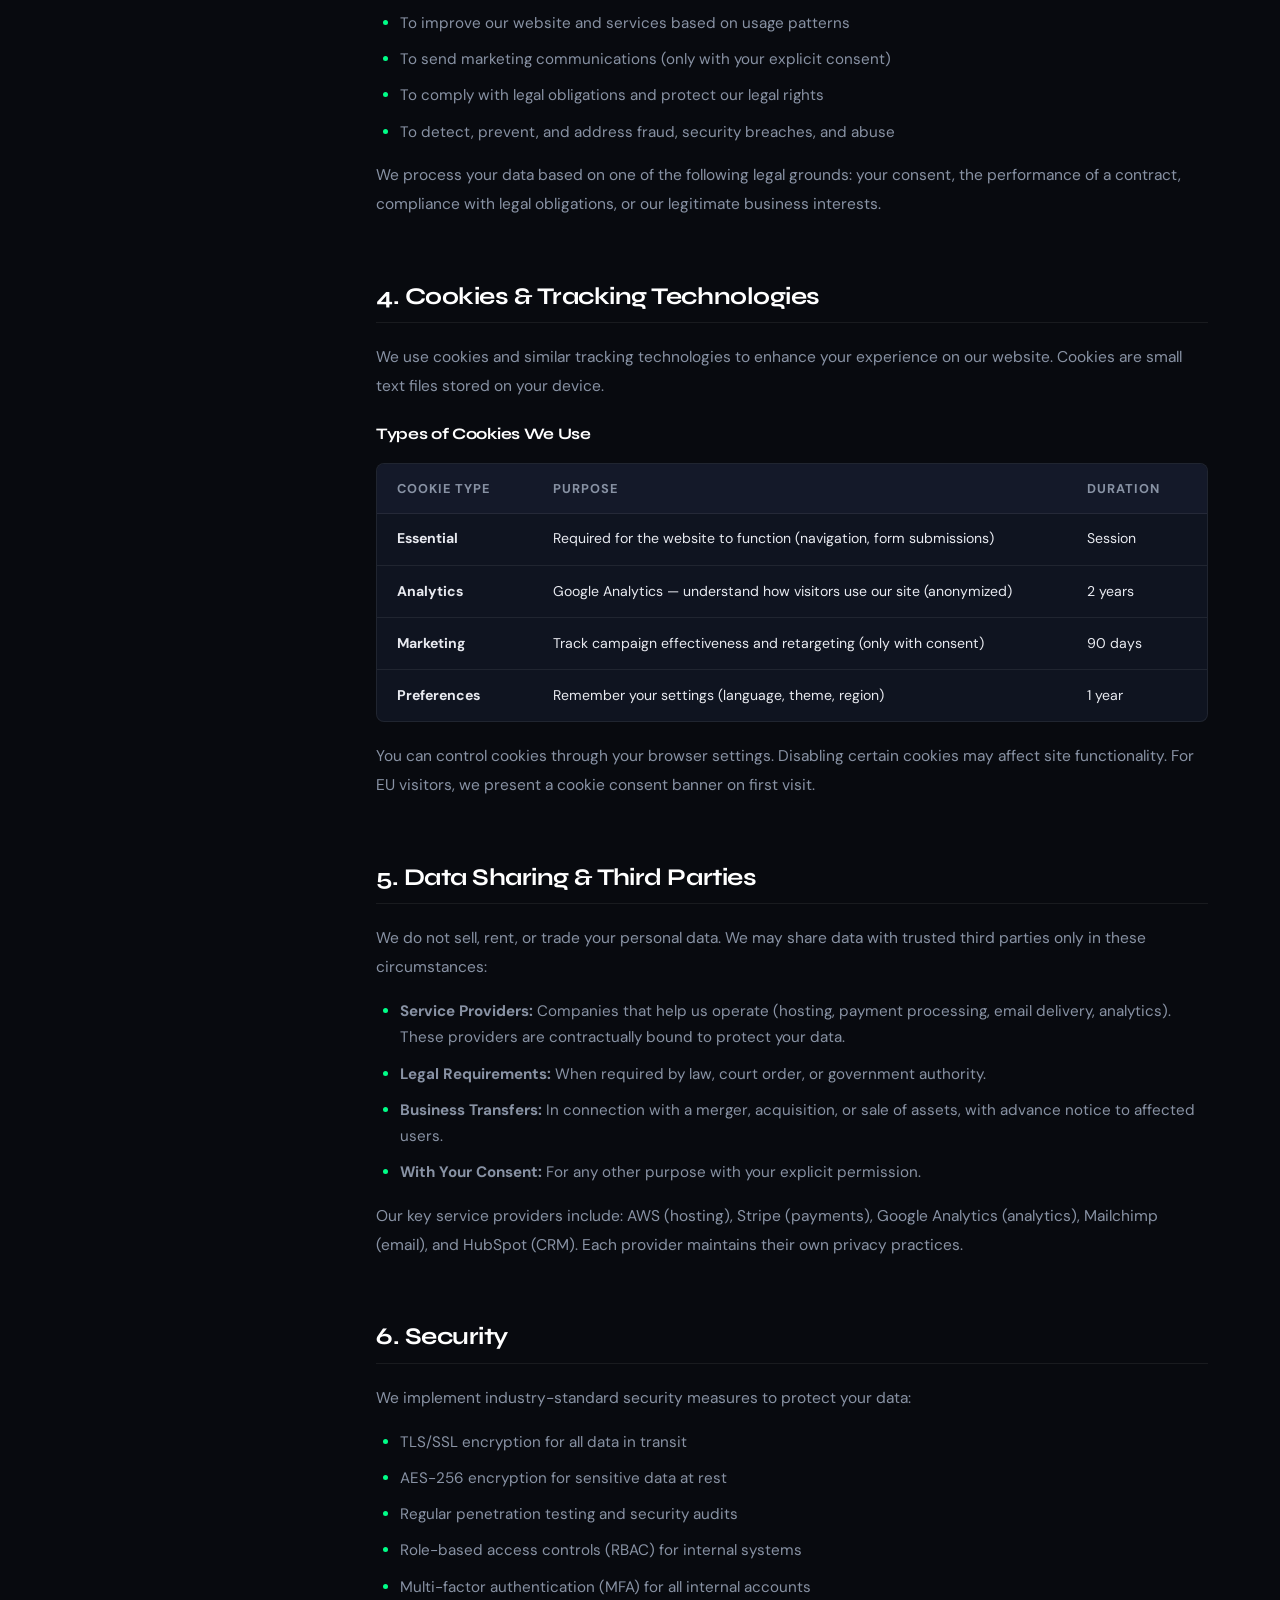
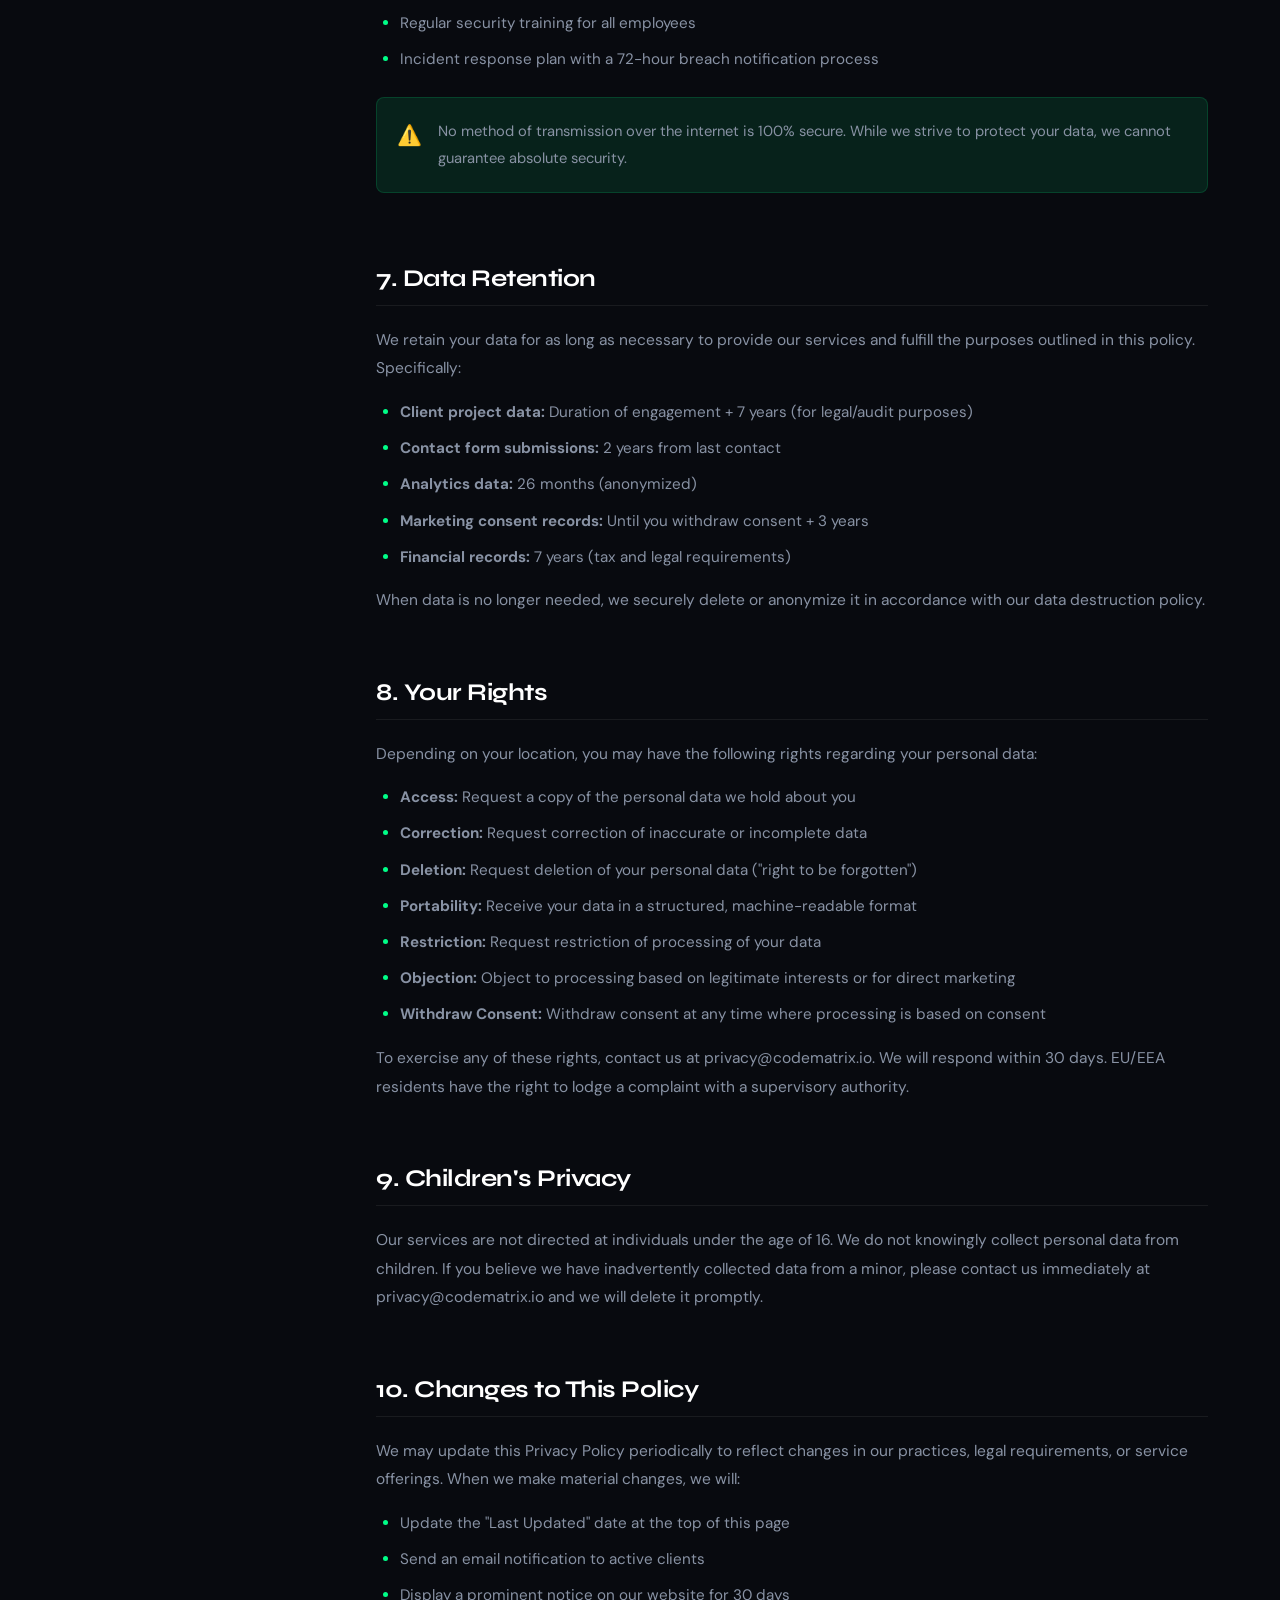
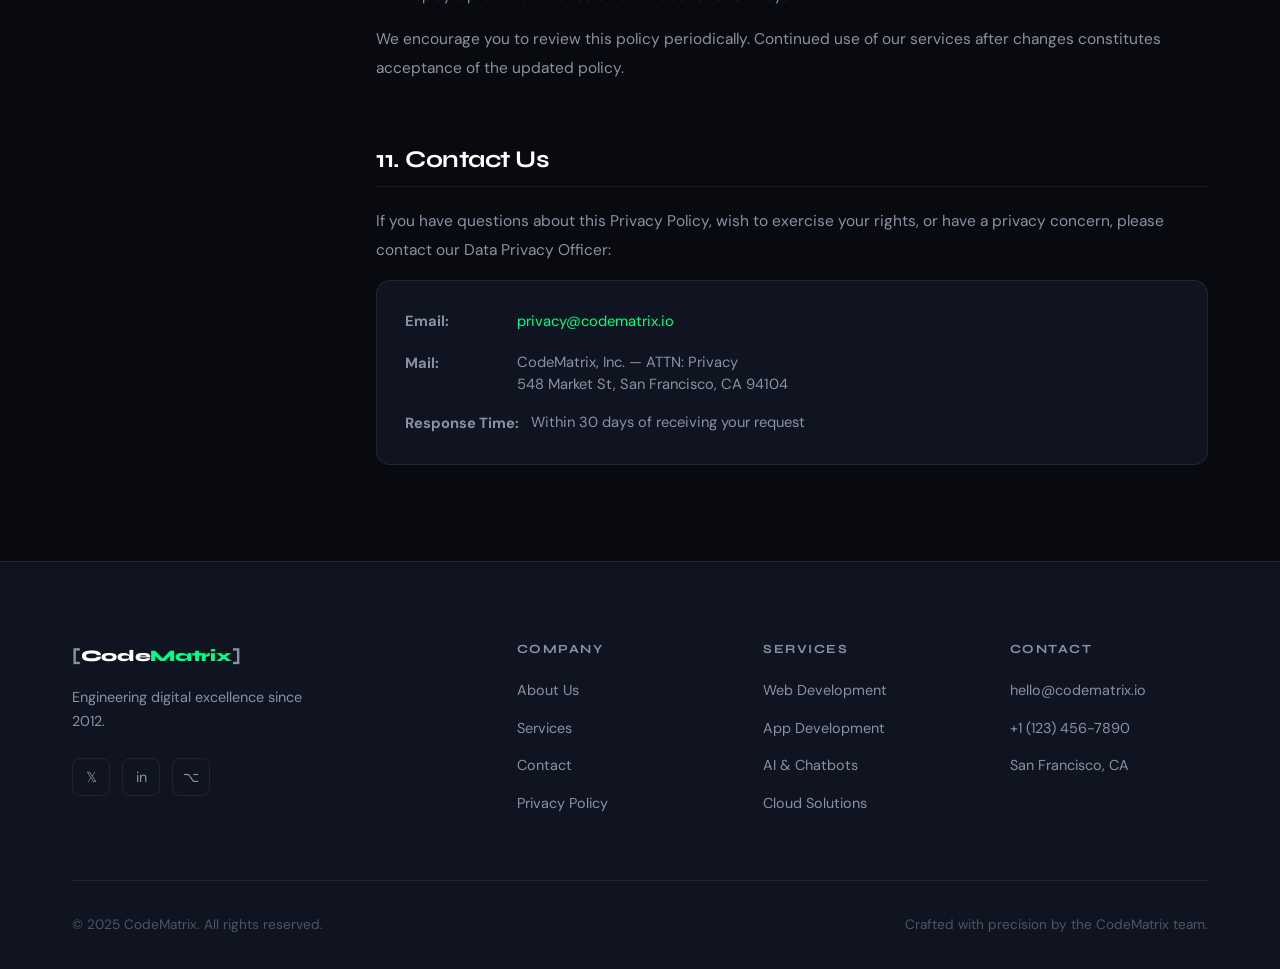
<file: Web Project/privacy.html>
<!DOCTYPE html>
<html lang="en">
<head>
  <meta charset="UTF-8" />
  <meta name="viewport" content="width=device-width, initial-scale=1.0" />
  <title>Privacy Policy — CodeMatrix</title>
  <meta name="description" content="CodeMatrix Privacy Policy — how we collect, use, and protect your data." />
  <link rel="stylesheet" href="style.css" />
  <link rel="preconnect" href="https://fonts.googleapis.com" />
  <link href="https://fonts.googleapis.com/css2?family=Syne:wght@400;600;700;800&family=DM+Sans:wght@300;400;500&family=JetBrains+Mono:wght@400;600&display=swap" rel="stylesheet" />
</head>
<body class="page-inner">

  <!-- Loader -->
  <div class="loader" id="loader">
    <div class="loader-inner">
      <span class="loader-logo">CM</span>
      <div class="loader-bar"><div class="loader-progress"></div></div>
    </div>
  </div>

  <!-- Navigation -->
  <nav class="navbar" id="navbar">
    <div class="nav-container">
      <a href="index.html" class="nav-logo">
        <span class="logo-bracket">[</span>Code<span class="logo-accent">Matrix</span><span class="logo-bracket">]</span>
      </a>
      <ul class="nav-links" id="navLinks">
        <li><a href="index.html" class="nav-link">Home</a></li>
        <li><a href="about.html" class="nav-link">About</a></li>
        <li><a href="services.html" class="nav-link">Services</a></li>
        <li><a href="contact.html" class="nav-link">Contact</a></li>
        <li><a href="privacy.html" class="nav-link active">Privacy</a></li>
      </ul>
      <a href="contact.html" class="btn btn-primary nav-cta">Get Started</a>
      <button class="hamburger" id="hamburger" aria-label="Toggle menu">
        <span></span><span></span><span></span>
      </button>
    </div>
  </nav>

  <!-- Page Hero -->
  <section class="page-hero page-hero-sm">
    <div class="hero-bg-grid"></div>
    <div class="container page-hero-content" data-animate="fade-up">
      <span class="section-label">Legal</span>
      <h1 class="page-hero-title"><span class="text-gradient">Privacy Policy</span></h1>
      <p class="page-hero-sub">Last updated: January 1, 2025 · Effective immediately</p>
    </div>
  </section>

  <!-- Privacy Content -->
  <section class="section privacy-section">
    <div class="container">
      <div class="privacy-layout">

        <!-- Table of Contents -->
        <aside class="privacy-toc" data-animate="fade-right">
          <div class="toc-card">
            <h4>Contents</h4>
            <ul>
              <li><a href="#introduction">1. Introduction</a></li>
              <li><a href="#data-collection">2. Data We Collect</a></li>
              <li><a href="#data-use">3. How We Use Data</a></li>
              <li><a href="#cookies">4. Cookies</a></li>
              <li><a href="#data-sharing">5. Data Sharing</a></li>
              <li><a href="#security">6. Security</a></li>
              <li><a href="#retention">7. Data Retention</a></li>
              <li><a href="#rights">8. Your Rights</a></li>
              <li><a href="#children">9. Children's Privacy</a></li>
              <li><a href="#changes">10. Policy Changes</a></li>
              <li><a href="#contact-privacy">11. Contact Us</a></li>
            </ul>
          </div>
        </aside>

        <!-- Policy Content -->
        <article class="privacy-content" data-animate="fade-left">

          <section class="policy-section" id="introduction">
            <h2>1. Introduction</h2>
            <p>CodeMatrix ("we," "our," or "us") is committed to protecting your privacy. This Privacy Policy explains how we collect, use, disclose, and safeguard your information when you visit our website at <strong>codematrix.io</strong>, use our services, or communicate with us.</p>
            <p>By accessing our website or engaging our services, you agree to the terms of this Privacy Policy. If you do not agree, please discontinue use of our website and services.</p>
            <div class="policy-highlight">
              <span class="ph-icon">🔒</span>
              <p>We never sell your personal data to third parties. Your privacy is not our product.</p>
            </div>
          </section>

          <section class="policy-section" id="data-collection">
            <h2>2. Data We Collect</h2>
            <p>We collect information in the following ways:</p>
            <h3>Information You Provide Directly</h3>
            <ul class="policy-list">
              <li><strong>Contact Information:</strong> Name, email address, phone number, company name when you fill out contact forms or request a quote.</li>
              <li><strong>Project Details:</strong> Information you share about your business goals, technical requirements, and project scope.</li>
              <li><strong>Account Data:</strong> Credentials and profile information if you create an account on our client portal.</li>
              <li><strong>Communications:</strong> The content of emails, messages, and calls you have with our team.</li>
            </ul>
            <h3>Information Collected Automatically</h3>
            <ul class="policy-list">
              <li><strong>Usage Data:</strong> Pages visited, time spent, referral sources, browser type, and device information.</li>
              <li><strong>IP Address:</strong> For security, fraud prevention, and geolocation purposes.</li>
              <li><strong>Cookies & Tracking:</strong> As described in our Cookies section below.</li>
            </ul>
          </section>

          <section class="policy-section" id="data-use">
            <h2>3. How We Use Your Data</h2>
            <p>We use the data we collect for the following purposes:</p>
            <ul class="policy-list">
              <li>To respond to your inquiries and provide the services you request</li>
              <li>To process payments and manage client relationships</li>
              <li>To send service-related communications (project updates, invoices, technical notices)</li>
              <li>To improve our website and services based on usage patterns</li>
              <li>To send marketing communications (only with your explicit consent)</li>
              <li>To comply with legal obligations and protect our legal rights</li>
              <li>To detect, prevent, and address fraud, security breaches, and abuse</li>
            </ul>
            <p>We process your data based on one of the following legal grounds: your consent, the performance of a contract, compliance with legal obligations, or our legitimate business interests.</p>
          </section>

          <section class="policy-section" id="cookies">
            <h2>4. Cookies & Tracking Technologies</h2>
            <p>We use cookies and similar tracking technologies to enhance your experience on our website. Cookies are small text files stored on your device.</p>
            <h3>Types of Cookies We Use</h3>
            <div class="cookie-table">
              <div class="ct-row ct-header">
                <div>Cookie Type</div>
                <div>Purpose</div>
                <div>Duration</div>
              </div>
              <div class="ct-row">
                <div><strong>Essential</strong></div>
                <div>Required for the website to function (navigation, form submissions)</div>
                <div>Session</div>
              </div>
              <div class="ct-row">
                <div><strong>Analytics</strong></div>
                <div>Google Analytics — understand how visitors use our site (anonymized)</div>
                <div>2 years</div>
              </div>
              <div class="ct-row">
                <div><strong>Marketing</strong></div>
                <div>Track campaign effectiveness and retargeting (only with consent)</div>
                <div>90 days</div>
              </div>
              <div class="ct-row">
                <div><strong>Preferences</strong></div>
                <div>Remember your settings (language, theme, region)</div>
                <div>1 year</div>
              </div>
            </div>
            <p>You can control cookies through your browser settings. Disabling certain cookies may affect site functionality. For EU visitors, we present a cookie consent banner on first visit.</p>
          </section>

          <section class="policy-section" id="data-sharing">
            <h2>5. Data Sharing & Third Parties</h2>
            <p>We do not sell, rent, or trade your personal data. We may share data with trusted third parties only in these circumstances:</p>
            <ul class="policy-list">
              <li><strong>Service Providers:</strong> Companies that help us operate (hosting, payment processing, email delivery, analytics). These providers are contractually bound to protect your data.</li>
              <li><strong>Legal Requirements:</strong> When required by law, court order, or government authority.</li>
              <li><strong>Business Transfers:</strong> In connection with a merger, acquisition, or sale of assets, with advance notice to affected users.</li>
              <li><strong>With Your Consent:</strong> For any other purpose with your explicit permission.</li>
            </ul>
            <p>Our key service providers include: AWS (hosting), Stripe (payments), Google Analytics (analytics), Mailchimp (email), and HubSpot (CRM). Each provider maintains their own privacy practices.</p>
          </section>

          <section class="policy-section" id="security">
            <h2>6. Security</h2>
            <p>We implement industry-standard security measures to protect your data:</p>
            <ul class="policy-list">
              <li>TLS/SSL encryption for all data in transit</li>
              <li>AES-256 encryption for sensitive data at rest</li>
              <li>Regular penetration testing and security audits</li>
              <li>Role-based access controls (RBAC) for internal systems</li>
              <li>Multi-factor authentication (MFA) for all internal accounts</li>
              <li>Regular security training for all employees</li>
              <li>Incident response plan with a 72-hour breach notification process</li>
            </ul>
            <div class="policy-highlight">
              <span class="ph-icon">⚠️</span>
              <p>No method of transmission over the internet is 100% secure. While we strive to protect your data, we cannot guarantee absolute security.</p>
            </div>
          </section>

          <section class="policy-section" id="retention">
            <h2>7. Data Retention</h2>
            <p>We retain your data for as long as necessary to provide our services and fulfill the purposes outlined in this policy. Specifically:</p>
            <ul class="policy-list">
              <li><strong>Client project data:</strong> Duration of engagement + 7 years (for legal/audit purposes)</li>
              <li><strong>Contact form submissions:</strong> 2 years from last contact</li>
              <li><strong>Analytics data:</strong> 26 months (anonymized)</li>
              <li><strong>Marketing consent records:</strong> Until you withdraw consent + 3 years</li>
              <li><strong>Financial records:</strong> 7 years (tax and legal requirements)</li>
            </ul>
            <p>When data is no longer needed, we securely delete or anonymize it in accordance with our data destruction policy.</p>
          </section>

          <section class="policy-section" id="rights">
            <h2>8. Your Rights</h2>
            <p>Depending on your location, you may have the following rights regarding your personal data:</p>
            <ul class="policy-list">
              <li><strong>Access:</strong> Request a copy of the personal data we hold about you</li>
              <li><strong>Correction:</strong> Request correction of inaccurate or incomplete data</li>
              <li><strong>Deletion:</strong> Request deletion of your personal data ("right to be forgotten")</li>
              <li><strong>Portability:</strong> Receive your data in a structured, machine-readable format</li>
              <li><strong>Restriction:</strong> Request restriction of processing of your data</li>
              <li><strong>Objection:</strong> Object to processing based on legitimate interests or for direct marketing</li>
              <li><strong>Withdraw Consent:</strong> Withdraw consent at any time where processing is based on consent</li>
            </ul>
            <p>To exercise any of these rights, contact us at <a href="mailto:privacy@codematrix.io">privacy@codematrix.io</a>. We will respond within 30 days. EU/EEA residents have the right to lodge a complaint with a supervisory authority.</p>
          </section>

          <section class="policy-section" id="children">
            <h2>9. Children's Privacy</h2>
            <p>Our services are not directed at individuals under the age of 16. We do not knowingly collect personal data from children. If you believe we have inadvertently collected data from a minor, please contact us immediately at <a href="mailto:privacy@codematrix.io">privacy@codematrix.io</a> and we will delete it promptly.</p>
          </section>

          <section class="policy-section" id="changes">
            <h2>10. Changes to This Policy</h2>
            <p>We may update this Privacy Policy periodically to reflect changes in our practices, legal requirements, or service offerings. When we make material changes, we will:</p>
            <ul class="policy-list">
              <li>Update the "Last Updated" date at the top of this page</li>
              <li>Send an email notification to active clients</li>
              <li>Display a prominent notice on our website for 30 days</li>
            </ul>
            <p>We encourage you to review this policy periodically. Continued use of our services after changes constitutes acceptance of the updated policy.</p>
          </section>

          <section class="policy-section" id="contact-privacy">
            <h2>11. Contact Us</h2>
            <p>If you have questions about this Privacy Policy, wish to exercise your rights, or have a privacy concern, please contact our Data Privacy Officer:</p>
            <div class="privacy-contact-card">
              <div class="pcc-item">
                <strong>Email:</strong>
                <a href="mailto:privacy@codematrix.io">privacy@codematrix.io</a>
              </div>
              <div class="pcc-item">
                <strong>Mail:</strong>
                <span>CodeMatrix, Inc. — ATTN: Privacy<br />548 Market St, San Francisco, CA 94104</span>
              </div>
              <div class="pcc-item">
                <strong>Response Time:</strong>
                <span>Within 30 days of receiving your request</span>
              </div>
            </div>
          </section>

        </article>
      </div>
    </div>
  </section>

  <!-- Footer -->
  <footer class="footer">
    <div class="container">
      <div class="footer-grid">
        <div class="footer-brand">
          <a href="index.html" class="nav-logo">
            <span class="logo-bracket">[</span>Code<span class="logo-accent">Matrix</span><span class="logo-bracket">]</span>
          </a>
          <p>Engineering digital excellence since 2012.</p>
          <div class="footer-socials">
            <a href="#" class="social-link">𝕏</a>
            <a href="#" class="social-link">in</a>
            <a href="#" class="social-link">⌥</a>
          </div>
        </div>
        <div class="footer-col">
          <h5>Company</h5>
          <ul>
            <li><a href="about.html">About Us</a></li>
            <li><a href="services.html">Services</a></li>
            <li><a href="contact.html">Contact</a></li>
            <li><a href="privacy.html">Privacy Policy</a></li>
          </ul>
        </div>
        <div class="footer-col">
          <h5>Services</h5>
          <ul>
            <li><a href="services.html">Web Development</a></li>
            <li><a href="services.html">App Development</a></li>
            <li><a href="services.html">AI & Chatbots</a></li>
            <li><a href="services.html">Cloud Solutions</a></li>
          </ul>
        </div>
        <div class="footer-col">
          <h5>Contact</h5>
          <ul>
            <li><a href="mailto:hello@codematrix.io">hello@codematrix.io</a></li>
            <li><a href="tel:+11234567890">+1 (123) 456-7890</a></li>
            <li><span>San Francisco, CA</span></li>
          </ul>
        </div>
      </div>
      <div class="footer-bottom">
        <p>© 2025 CodeMatrix. All rights reserved.</p>
        <p>Crafted with precision by the CodeMatrix team.</p>
      </div>
    </div>
  </footer>

  <script src="script.js"></script>
</body>
</html>
</file>
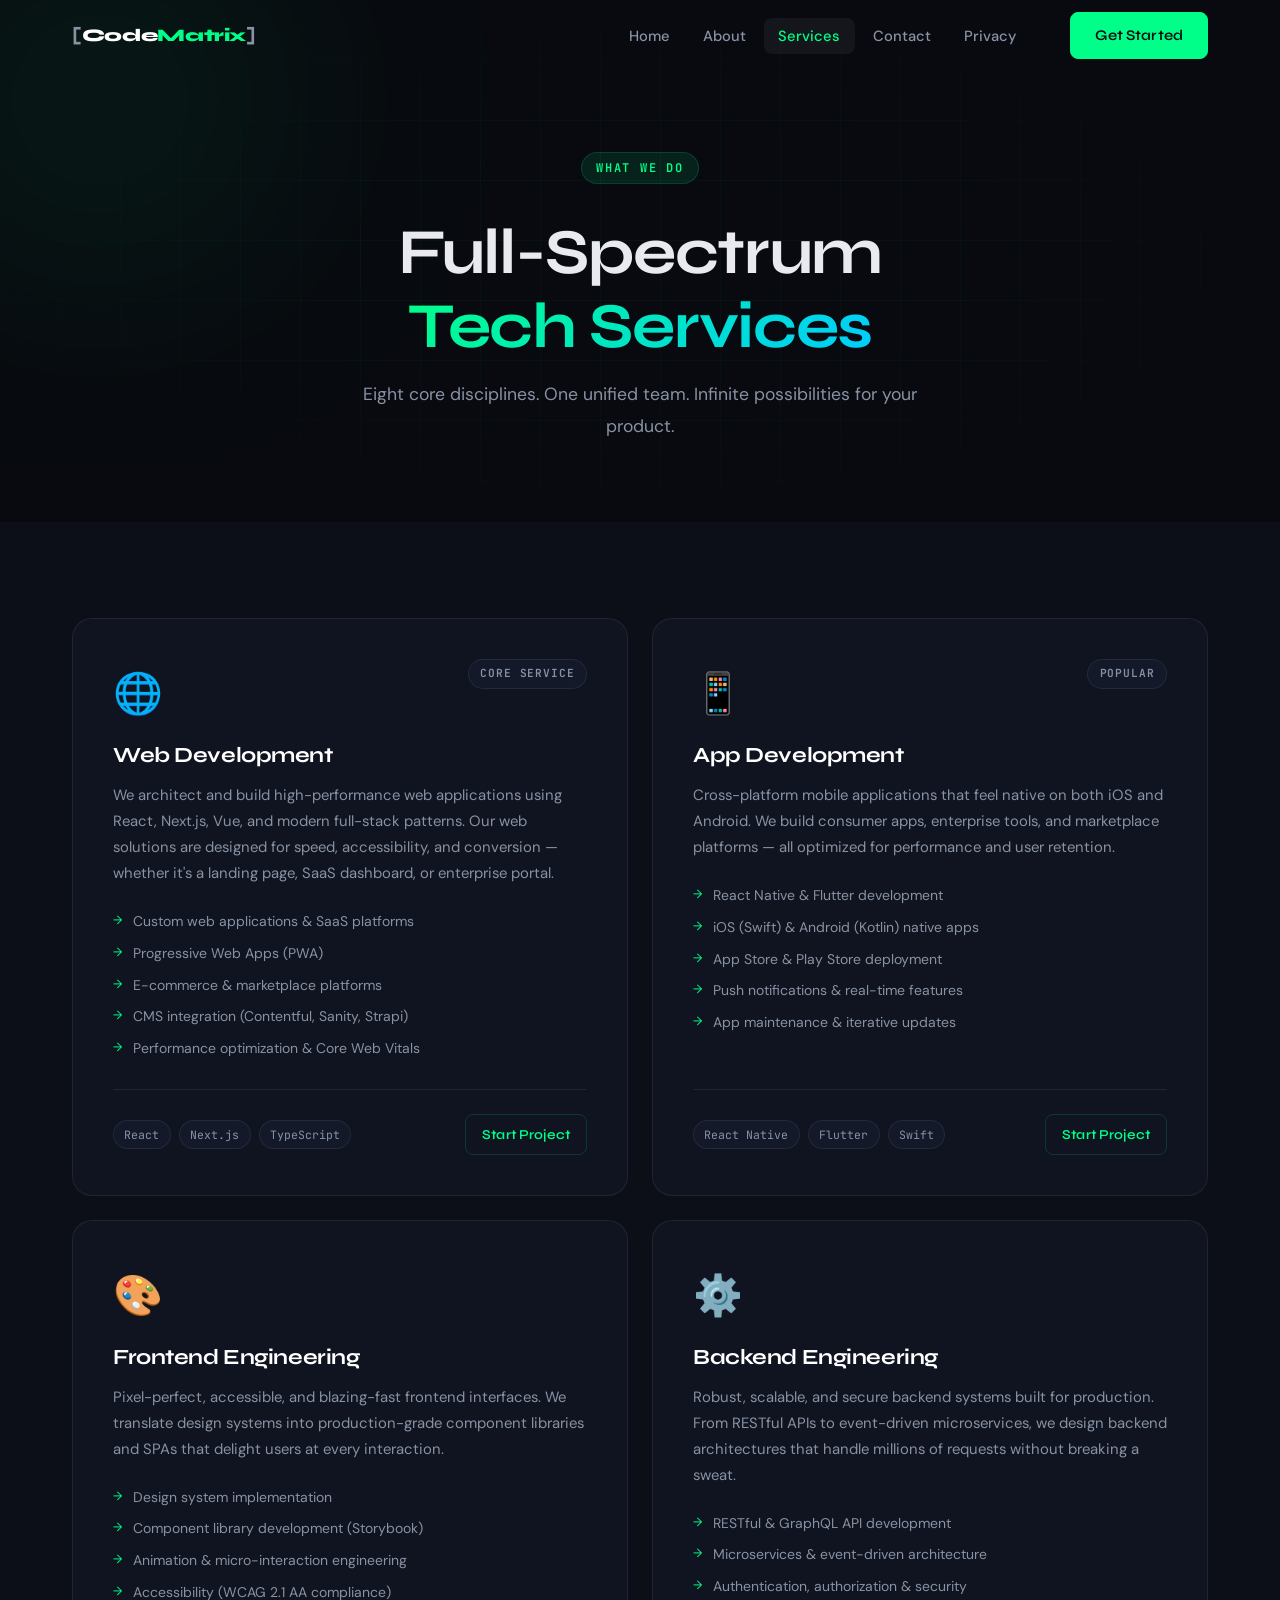
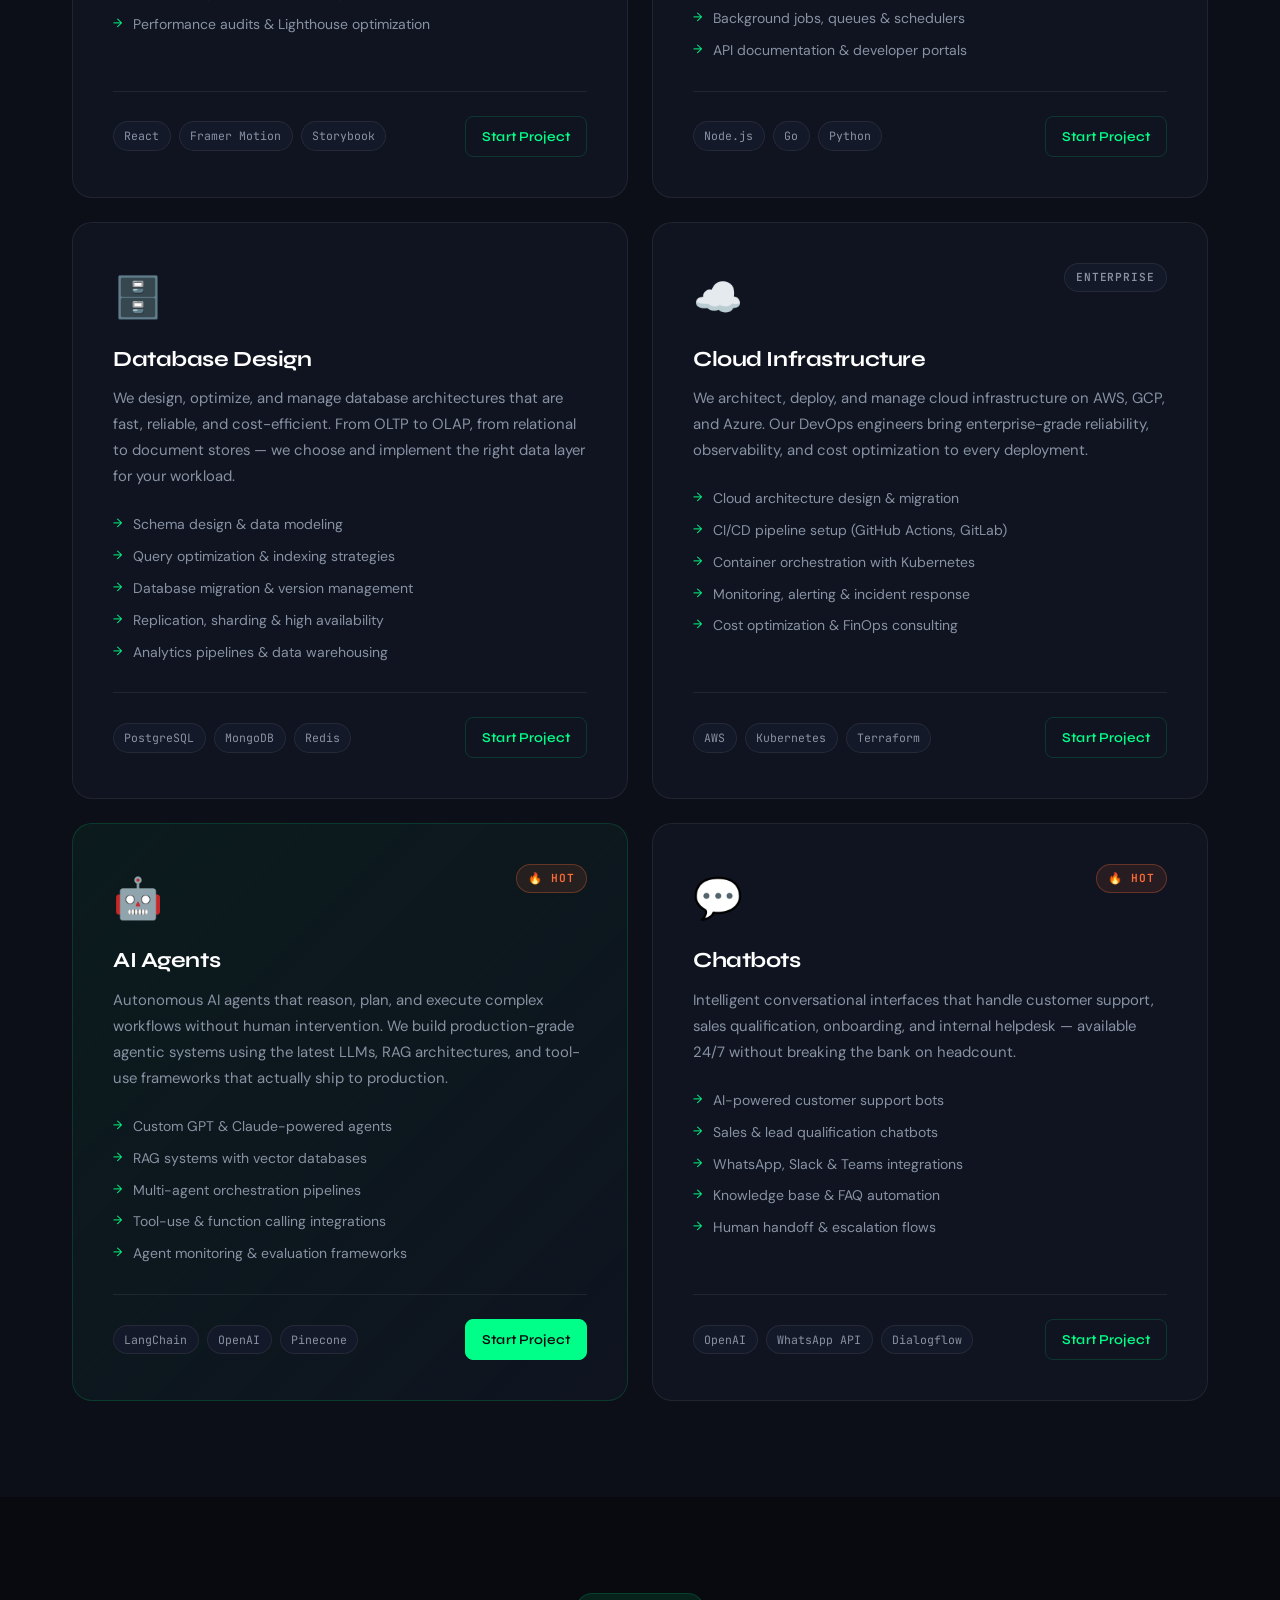
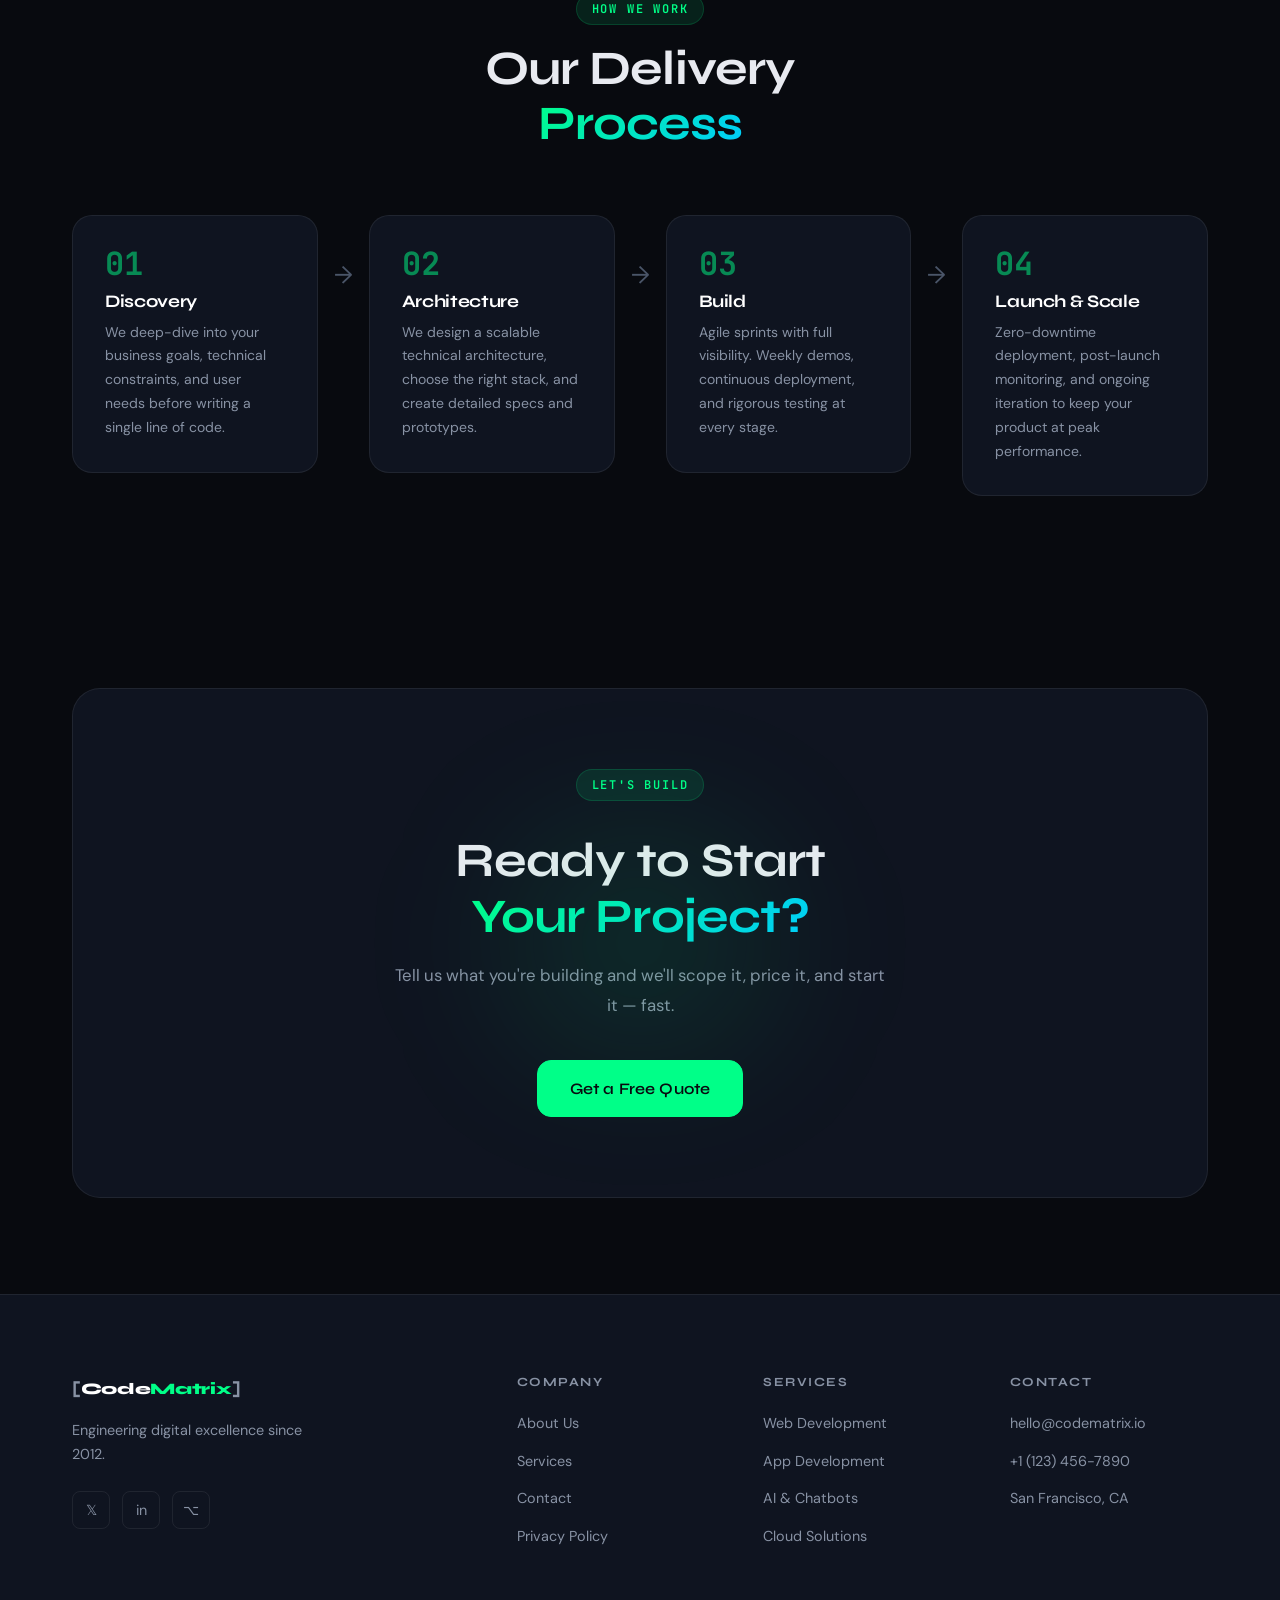
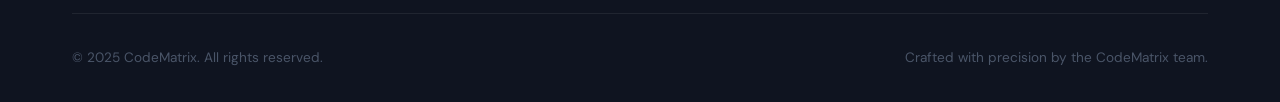
<file: Web Project/services.html>
<!DOCTYPE html>
<html lang="en">
<head>
  <meta charset="UTF-8" />
  <meta name="viewport" content="width=device-width, initial-scale=1.0" />
  <title>Services — CodeMatrix</title>
  <meta name="description" content="Explore CodeMatrix's full range of tech services: web development, mobile apps, AI agents, chatbots, cloud, backend, frontend, and database solutions." />
  <meta name="keywords" content="web development services, AI chatbot, app development, cloud solutions, backend engineering" />
  <link rel="stylesheet" href="style.css" />
  <link rel="preconnect" href="https://fonts.googleapis.com" />
  <link href="https://fonts.googleapis.com/css2?family=Syne:wght@400;600;700;800&family=DM+Sans:wght@300;400;500&family=JetBrains+Mono:wght@400;600&display=swap" rel="stylesheet" />
</head>
<body class="page-inner">

  <!-- Loader -->
  <div class="loader" id="loader">
    <div class="loader-inner">
      <span class="loader-logo">CM</span>
      <div class="loader-bar"><div class="loader-progress"></div></div>
    </div>
  </div>

  <!-- Navigation -->
  <nav class="navbar" id="navbar">
    <div class="nav-container">
      <a href="index.html" class="nav-logo">
        <span class="logo-bracket">[</span>Code<span class="logo-accent">Matrix</span><span class="logo-bracket">]</span>
      </a>
      <ul class="nav-links" id="navLinks">
        <li><a href="index.html" class="nav-link">Home</a></li>
        <li><a href="about.html" class="nav-link">About</a></li>
        <li><a href="services.html" class="nav-link active">Services</a></li>
        <li><a href="contact.html" class="nav-link">Contact</a></li>
        <li><a href="privacy.html" class="nav-link">Privacy</a></li>
      </ul>
      <a href="contact.html" class="btn btn-primary nav-cta">Get Started</a>
      <button class="hamburger" id="hamburger" aria-label="Toggle menu">
        <span></span><span></span><span></span>
      </button>
    </div>
  </nav>

  <!-- Page Hero -->
  <section class="page-hero">
    <div class="hero-bg-grid"></div>
    <div class="hero-glow hero-glow-1"></div>
    <div class="container page-hero-content" data-animate="fade-up">
      <span class="section-label">What We Do</span>
      <h1 class="page-hero-title">Full-Spectrum<br /><span class="text-gradient">Tech Services</span></h1>
      <p class="page-hero-sub">Eight core disciplines. One unified team. Infinite possibilities for your product.</p>
    </div>
  </section>

  <!-- Services Detail Grid -->
  <section class="section services-full">
    <div class="container">
      <div class="services-full-grid" data-animate="stagger">

        <!-- Web Development -->
        <div class="svc-card">
          <div class="svc-header">
            <div class="svc-icon-wrap">🌐</div>
            <div class="svc-badge">Core Service</div>
          </div>
          <h3>Web Development</h3>
          <p>We architect and build high-performance web applications using React, Next.js, Vue, and modern full-stack patterns. Our web solutions are designed for speed, accessibility, and conversion — whether it's a landing page, SaaS dashboard, or enterprise portal.</p>
          <ul class="svc-list">
            <li>Custom web applications & SaaS platforms</li>
            <li>Progressive Web Apps (PWA)</li>
            <li>E-commerce & marketplace platforms</li>
            <li>CMS integration (Contentful, Sanity, Strapi)</li>
            <li>Performance optimization & Core Web Vitals</li>
          </ul>
          <div class="svc-footer">
            <span class="svc-tech">React</span>
            <span class="svc-tech">Next.js</span>
            <span class="svc-tech">TypeScript</span>
            <a href="contact.html" class="btn btn-outline btn-sm">Start Project</a>
          </div>
        </div>

        <!-- App Development -->
        <div class="svc-card">
          <div class="svc-header">
            <div class="svc-icon-wrap">📱</div>
            <div class="svc-badge">Popular</div>
          </div>
          <h3>App Development</h3>
          <p>Cross-platform mobile applications that feel native on both iOS and Android. We build consumer apps, enterprise tools, and marketplace platforms — all optimized for performance and user retention.</p>
          <ul class="svc-list">
            <li>React Native & Flutter development</li>
            <li>iOS (Swift) & Android (Kotlin) native apps</li>
            <li>App Store & Play Store deployment</li>
            <li>Push notifications & real-time features</li>
            <li>App maintenance & iterative updates</li>
          </ul>
          <div class="svc-footer">
            <span class="svc-tech">React Native</span>
            <span class="svc-tech">Flutter</span>
            <span class="svc-tech">Swift</span>
            <a href="contact.html" class="btn btn-outline btn-sm">Start Project</a>
          </div>
        </div>

        <!-- Frontend -->
        <div class="svc-card">
          <div class="svc-header">
            <div class="svc-icon-wrap">🎨</div>
          </div>
          <h3>Frontend Engineering</h3>
          <p>Pixel-perfect, accessible, and blazing-fast frontend interfaces. We translate design systems into production-grade component libraries and SPAs that delight users at every interaction.</p>
          <ul class="svc-list">
            <li>Design system implementation</li>
            <li>Component library development (Storybook)</li>
            <li>Animation & micro-interaction engineering</li>
            <li>Accessibility (WCAG 2.1 AA compliance)</li>
            <li>Performance audits & Lighthouse optimization</li>
          </ul>
          <div class="svc-footer">
            <span class="svc-tech">React</span>
            <span class="svc-tech">Framer Motion</span>
            <span class="svc-tech">Storybook</span>
            <a href="contact.html" class="btn btn-outline btn-sm">Start Project</a>
          </div>
        </div>

        <!-- Backend -->
        <div class="svc-card">
          <div class="svc-header">
            <div class="svc-icon-wrap">⚙️</div>
          </div>
          <h3>Backend Engineering</h3>
          <p>Robust, scalable, and secure backend systems built for production. From RESTful APIs to event-driven microservices, we design backend architectures that handle millions of requests without breaking a sweat.</p>
          <ul class="svc-list">
            <li>RESTful & GraphQL API development</li>
            <li>Microservices & event-driven architecture</li>
            <li>Authentication, authorization & security</li>
            <li>Background jobs, queues & schedulers</li>
            <li>API documentation & developer portals</li>
          </ul>
          <div class="svc-footer">
            <span class="svc-tech">Node.js</span>
            <span class="svc-tech">Go</span>
            <span class="svc-tech">Python</span>
            <a href="contact.html" class="btn btn-outline btn-sm">Start Project</a>
          </div>
        </div>

        <!-- Database -->
        <div class="svc-card">
          <div class="svc-header">
            <div class="svc-icon-wrap">🗄️</div>
          </div>
          <h3>Database Design</h3>
          <p>We design, optimize, and manage database architectures that are fast, reliable, and cost-efficient. From OLTP to OLAP, from relational to document stores — we choose and implement the right data layer for your workload.</p>
          <ul class="svc-list">
            <li>Schema design & data modeling</li>
            <li>Query optimization & indexing strategies</li>
            <li>Database migration & version management</li>
            <li>Replication, sharding & high availability</li>
            <li>Analytics pipelines & data warehousing</li>
          </ul>
          <div class="svc-footer">
            <span class="svc-tech">PostgreSQL</span>
            <span class="svc-tech">MongoDB</span>
            <span class="svc-tech">Redis</span>
            <a href="contact.html" class="btn btn-outline btn-sm">Start Project</a>
          </div>
        </div>

        <!-- Cloud -->
        <div class="svc-card">
          <div class="svc-header">
            <div class="svc-icon-wrap">☁️</div>
            <div class="svc-badge">Enterprise</div>
          </div>
          <h3>Cloud Infrastructure</h3>
          <p>We architect, deploy, and manage cloud infrastructure on AWS, GCP, and Azure. Our DevOps engineers bring enterprise-grade reliability, observability, and cost optimization to every deployment.</p>
          <ul class="svc-list">
            <li>Cloud architecture design & migration</li>
            <li>CI/CD pipeline setup (GitHub Actions, GitLab)</li>
            <li>Container orchestration with Kubernetes</li>
            <li>Monitoring, alerting & incident response</li>
            <li>Cost optimization & FinOps consulting</li>
          </ul>
          <div class="svc-footer">
            <span class="svc-tech">AWS</span>
            <span class="svc-tech">Kubernetes</span>
            <span class="svc-tech">Terraform</span>
            <a href="contact.html" class="btn btn-outline btn-sm">Start Project</a>
          </div>
        </div>

        <!-- AI Agents -->
        <div class="svc-card svc-featured-card">
          <div class="svc-header">
            <div class="svc-icon-wrap">🤖</div>
            <div class="svc-badge svc-badge-hot">🔥 Hot</div>
          </div>
          <h3>AI Agents</h3>
          <p>Autonomous AI agents that reason, plan, and execute complex workflows without human intervention. We build production-grade agentic systems using the latest LLMs, RAG architectures, and tool-use frameworks that actually ship to production.</p>
          <ul class="svc-list">
            <li>Custom GPT & Claude-powered agents</li>
            <li>RAG systems with vector databases</li>
            <li>Multi-agent orchestration pipelines</li>
            <li>Tool-use & function calling integrations</li>
            <li>Agent monitoring & evaluation frameworks</li>
          </ul>
          <div class="svc-footer">
            <span class="svc-tech">LangChain</span>
            <span class="svc-tech">OpenAI</span>
            <span class="svc-tech">Pinecone</span>
            <a href="contact.html" class="btn btn-primary btn-sm">Start Project</a>
          </div>
        </div>

        <!-- Chatbots -->
        <div class="svc-card">
          <div class="svc-header">
            <div class="svc-icon-wrap">💬</div>
            <div class="svc-badge svc-badge-hot">🔥 Hot</div>
          </div>
          <h3>Chatbots</h3>
          <p>Intelligent conversational interfaces that handle customer support, sales qualification, onboarding, and internal helpdesk — available 24/7 without breaking the bank on headcount.</p>
          <ul class="svc-list">
            <li>AI-powered customer support bots</li>
            <li>Sales & lead qualification chatbots</li>
            <li>WhatsApp, Slack & Teams integrations</li>
            <li>Knowledge base & FAQ automation</li>
            <li>Human handoff & escalation flows</li>
          </ul>
          <div class="svc-footer">
            <span class="svc-tech">OpenAI</span>
            <span class="svc-tech">WhatsApp API</span>
            <span class="svc-tech">Dialogflow</span>
            <a href="contact.html" class="btn btn-outline btn-sm">Start Project</a>
          </div>
        </div>

      </div>
    </div>
  </section>

  <!-- Process Section -->
  <section class="section process-section">
    <div class="container">
      <div class="section-header" data-animate="fade-up">
        <span class="section-label">How We Work</span>
        <h2 class="section-title">Our Delivery<br /><span class="text-gradient">Process</span></h2>
      </div>
      <div class="process-steps" data-animate="stagger">
        <div class="process-step">
          <div class="ps-num">01</div>
          <h4>Discovery</h4>
          <p>We deep-dive into your business goals, technical constraints, and user needs before writing a single line of code.</p>
        </div>
        <div class="process-arrow">→</div>
        <div class="process-step">
          <div class="ps-num">02</div>
          <h4>Architecture</h4>
          <p>We design a scalable technical architecture, choose the right stack, and create detailed specs and prototypes.</p>
        </div>
        <div class="process-arrow">→</div>
        <div class="process-step">
          <div class="ps-num">03</div>
          <h4>Build</h4>
          <p>Agile sprints with full visibility. Weekly demos, continuous deployment, and rigorous testing at every stage.</p>
        </div>
        <div class="process-arrow">→</div>
        <div class="process-step">
          <div class="ps-num">04</div>
          <h4>Launch & Scale</h4>
          <p>Zero-downtime deployment, post-launch monitoring, and ongoing iteration to keep your product at peak performance.</p>
        </div>
      </div>
    </div>
  </section>

  <!-- CTA -->
  <section class="section cta-section">
    <div class="container">
      <div class="cta-box" data-animate="fade-up">
        <div class="cta-glow"></div>
        <span class="section-label">Let's Build</span>
        <h2>Ready to Start<br /><span class="text-gradient">Your Project?</span></h2>
        <p>Tell us what you're building and we'll scope it, price it, and start it — fast.</p>
        <div class="cta-actions">
          <a href="contact.html" class="btn btn-primary btn-lg">Get a Free Quote</a>
        </div>
      </div>
    </div>
  </section>

  <!-- Footer -->
  <footer class="footer">
    <div class="container">
      <div class="footer-grid">
        <div class="footer-brand">
          <a href="index.html" class="nav-logo">
            <span class="logo-bracket">[</span>Code<span class="logo-accent">Matrix</span><span class="logo-bracket">]</span>
          </a>
          <p>Engineering digital excellence since 2012.</p>
          <div class="footer-socials">
            <a href="#" class="social-link">𝕏</a>
            <a href="#" class="social-link">in</a>
            <a href="#" class="social-link">⌥</a>
          </div>
        </div>
        <div class="footer-col">
          <h5>Company</h5>
          <ul>
            <li><a href="about.html">About Us</a></li>
            <li><a href="services.html">Services</a></li>
            <li><a href="contact.html">Contact</a></li>
            <li><a href="privacy.html">Privacy Policy</a></li>
          </ul>
        </div>
        <div class="footer-col">
          <h5>Services</h5>
          <ul>
            <li><a href="services.html">Web Development</a></li>
            <li><a href="services.html">App Development</a></li>
            <li><a href="services.html">AI & Chatbots</a></li>
            <li><a href="services.html">Cloud Solutions</a></li>
          </ul>
        </div>
        <div class="footer-col">
          <h5>Contact</h5>
          <ul>
            <li><a href="mailto:hello@codematrix.io">hello@codematrix.io</a></li>
            <li><a href="tel:+11234567890">+1 (123) 456-7890</a></li>
            <li><span>San Francisco, CA</span></li>
          </ul>
        </div>
      </div>
      <div class="footer-bottom">
        <p>© 2025 CodeMatrix. All rights reserved.</p>
        <p>Crafted with precision by the CodeMatrix team.</p>
      </div>
    </div>
  </footer>

  <script src="script.js"></script>
</body>
</html>
</file>
<file: style.css>
/* ========================================
   CODEMATRIX — GLOBAL STYLESHEET
   Design: Dark cyberpunk-meets-enterprise
   Fonts: Syne (display) + DM Sans (body) + JetBrains Mono (code)
   ======================================== */

/* ── CSS CUSTOM PROPERTIES ── */
:root {
  /* Colors */
  --color-bg:          #080a0f;
  --color-bg-2:        #0c0f17;
  --color-bg-card:     #0f1420;
  --color-bg-card-2:   #141929;
  --color-border:      rgba(255, 255, 255, 0.07);
  --color-border-2:    rgba(0, 255, 136, 0.15);

  --color-accent:      #00ff88;
  --color-accent-2:    #00ccff;
  --color-accent-dim:  rgba(0, 255, 136, 0.1);
  --color-accent-glow: rgba(0, 255, 136, 0.3);

  --color-text:        #e8eaf0;
  --color-text-muted:  #8892a4;
  --color-text-dim:    #4a5568;

  --color-white:       #ffffff;
  --color-danger:      #ff4d6d;
  --color-warning:     #ffd700;

  /* Typography */
  --font-display: 'Syne', sans-serif;
  --font-body:    'DM Sans', sans-serif;
  --font-mono:    'JetBrains Mono', monospace;

  /* Sizing */
  --container-max: 1200px;
  --navbar-h:      72px;
  --radius-sm:     8px;
  --radius-md:     14px;
  --radius-lg:     20px;
  --radius-xl:     28px;

  /* Transitions */
  --ease-out: cubic-bezier(0.16, 1, 0.3, 1);
  --ease-in-out: cubic-bezier(0.4, 0, 0.2, 1);
  --transition: 0.3s var(--ease-out);
}

/* ── RESET & BASE ── */
*, *::before, *::after {
  box-sizing: border-box;
  margin: 0;
  padding: 0;
}

html {
  scroll-behavior: smooth;
  font-size: 16px;
}

body {
  background-color: var(--color-bg);
  color: var(--color-text);
  font-family: var(--font-body);
  font-weight: 400;
  line-height: 1.7;
  overflow-x: hidden;
  -webkit-font-smoothing: antialiased;
  -moz-osx-font-smoothing: grayscale;
}

/* Body with loader: prevent scroll */
body.loading {
  overflow: hidden;
}

img { max-width: 100%; display: block; }
a  { color: inherit; text-decoration: none; transition: var(--transition); }
ul { list-style: none; }
input, select, textarea, button { font-family: var(--font-body); }

/* ── TYPOGRAPHY ── */
h1, h2, h3, h4, h5 {
  font-family: var(--font-display);
  font-weight: 700;
  line-height: 1.15;
  letter-spacing: -0.02em;
}

h1 { font-size: clamp(2.4rem, 5.5vw, 4.2rem); }
h2 { font-size: clamp(2rem, 4vw, 3rem); }
h3 { font-size: clamp(1.3rem, 2.5vw, 1.6rem); }
h4 { font-size: 1.1rem; }
h5 { font-size: 0.9rem; text-transform: uppercase; letter-spacing: 0.1em; }

p { color: var(--color-text-muted); font-size: 1.05rem; line-height: 1.8; }

.text-gradient {
  background: linear-gradient(135deg, var(--color-accent) 0%, var(--color-accent-2) 100%);
  -webkit-background-clip: text;
  -webkit-text-fill-color: transparent;
  background-clip: text;
}

/* ── CONTAINER ── */
.container {
  max-width: var(--container-max);
  margin: 0 auto;
  padding: 0 2rem;
}

/* ── SECTION ── */
.section {
  padding: 6rem 0;
}

.section-header {
  text-align: center;
  max-width: 640px;
  margin: 0 auto 4rem;
}

.section-label {
  display: inline-block;
  font-family: var(--font-mono);
  font-size: 0.75rem;
  font-weight: 600;
  text-transform: uppercase;
  letter-spacing: 0.15em;
  color: var(--color-accent);
  background: var(--color-accent-dim);
  border: 1px solid var(--color-border-2);
  padding: 0.3rem 0.9rem;
  border-radius: 100px;
  margin-bottom: 1rem;
}

.section-title { margin-bottom: 1rem; }
.section-sub { font-size: 1.1rem; }

/* ── PAGE LOADER ── */
.loader {
  position: fixed;
  inset: 0;
  z-index: 9999;
  background: var(--color-bg);
  display: flex;
  align-items: center;
  justify-content: center;
  transition: opacity 0.5s var(--ease-out), visibility 0.5s;
}

.loader.hidden {
  opacity: 0;
  visibility: hidden;
  pointer-events: none;
}

.loader-inner {
  display: flex;
  flex-direction: column;
  align-items: center;
  gap: 1.5rem;
}

.loader-logo {
  font-family: var(--font-display);
  font-size: 2rem;
  font-weight: 800;
  color: var(--color-accent);
  letter-spacing: 0.1em;
}

.loader-bar {
  width: 180px;
  height: 2px;
  background: var(--color-border);
  border-radius: 100px;
  overflow: hidden;
}

.loader-progress {
  height: 100%;
  background: linear-gradient(90deg, var(--color-accent), var(--color-accent-2));
  border-radius: 100px;
  animation: loadProgress 1.2s var(--ease-out) forwards;
}

@keyframes loadProgress {
  from { width: 0; }
  to   { width: 100%; }
}

/* ── NAVBAR ── */
.navbar {
  position: fixed;
  top: 0;
  left: 0;
  right: 0;
  z-index: 1000;
  height: var(--navbar-h);
  transition: background 0.4s var(--ease-out), border-color 0.4s;
  border-bottom: 1px solid transparent;
}

.navbar.scrolled {
  background: rgba(8, 10, 15, 0.92);
  backdrop-filter: blur(20px);
  border-bottom-color: var(--color-border);
}

.nav-container {
  max-width: var(--container-max);
  margin: 0 auto;
  padding: 0 2rem;
  height: 100%;
  display: flex;
  align-items: center;
  gap: 2rem;
}

/* Logo */
.nav-logo {
  font-family: var(--font-display);
  font-size: 1.1rem;
  font-weight: 800;
  color: var(--color-white);
  white-space: nowrap;
  flex-shrink: 0;
  letter-spacing: -0.02em;
}

.logo-bracket { color: var(--color-text-muted); }
.logo-accent  { color: var(--color-accent); }

/* Nav links */
.nav-links {
  display: flex;
  align-items: center;
  gap: 0.25rem;
  margin-left: auto;
}

.nav-link {
  font-size: 0.92rem;
  font-weight: 500;
  color: var(--color-text-muted);
  padding: 0.5rem 0.9rem;
  border-radius: var(--radius-sm);
  transition: var(--transition);
}

.nav-link:hover,
.nav-link.active {
  color: var(--color-white);
  background: rgba(255, 255, 255, 0.05);
}

.nav-link.active { color: var(--color-accent); }

.nav-cta { margin-left: 0.5rem; flex-shrink: 0; }

/* Hamburger */
.hamburger {
  display: none;
  flex-direction: column;
  gap: 5px;
  background: none;
  border: none;
  cursor: pointer;
  padding: 0.5rem;
  margin-left: auto;
}

.hamburger span {
  display: block;
  width: 22px;
  height: 2px;
  background: var(--color-text);
  border-radius: 2px;
  transition: var(--transition);
}

.hamburger.open span:nth-child(1) { transform: rotate(45deg) translate(5px, 5px); }
.hamburger.open span:nth-child(2) { opacity: 0; }
.hamburger.open span:nth-child(3) { transform: rotate(-45deg) translate(5px, -5px); }

/* ── BUTTONS ── */
.btn {
  display: inline-flex;
  align-items: center;
  justify-content: center;
  gap: 0.5rem;
  font-family: var(--font-display);
  font-weight: 600;
  font-size: 0.92rem;
  padding: 0.65rem 1.5rem;
  border-radius: var(--radius-sm);
  border: 1px solid transparent;
  cursor: pointer;
  transition: var(--transition);
  position: relative;
  overflow: hidden;
  white-space: nowrap;
  letter-spacing: 0.01em;
}

.btn-lg { padding: 0.85rem 2rem; font-size: 1rem; border-radius: var(--radius-md); }
.btn-sm { padding: 0.5rem 1rem; font-size: 0.85rem; }
.btn-full { width: 100%; }

/* Primary Button */
.btn-primary {
  background: var(--color-accent);
  color: #080a0f;
  border-color: var(--color-accent);
}

.btn-primary::before {
  content: '';
  position: absolute;
  inset: 0;
  background: white;
  opacity: 0;
  transition: opacity 0.3s;
}

.btn-primary:hover {
  transform: translateY(-2px);
  box-shadow: 0 0 25px var(--color-accent-glow), 0 8px 30px rgba(0, 255, 136, 0.2);
}

.btn-primary:hover::before { opacity: 0.08; }
.btn-primary:active { transform: translateY(0); }

/* Ghost Button */
.btn-ghost {
  background: transparent;
  color: var(--color-text-muted);
  border-color: var(--color-border);
}

.btn-ghost:hover {
  color: var(--color-white);
  border-color: rgba(255, 255, 255, 0.2);
  background: rgba(255, 255, 255, 0.05);
}

/* Outline Button */
.btn-outline {
  background: transparent;
  color: var(--color-accent);
  border-color: var(--color-border-2);
}

.btn-outline:hover {
  background: var(--color-accent-dim);
  transform: translateY(-2px);
}

/* Ripple effect for buttons */
.btn .ripple {
  position: absolute;
  border-radius: 50%;
  background: rgba(255, 255, 255, 0.3);
  transform: scale(0);
  animation: ripple 0.6s linear;
  pointer-events: none;
}

@keyframes ripple {
  to { transform: scale(4); opacity: 0; }
}

/* ── HERO BACKGROUND ── */
.hero-bg-grid {
  position: absolute;
  inset: 0;
  background-image:
    linear-gradient(rgba(0, 255, 136, 0.04) 1px, transparent 1px),
    linear-gradient(90deg, rgba(0, 255, 136, 0.04) 1px, transparent 1px);
  background-size: 60px 60px;
  mask-image: radial-gradient(ellipse at center, black 30%, transparent 80%);
  pointer-events: none;
}

.hero-glow {
  position: absolute;
  border-radius: 50%;
  filter: blur(120px);
  pointer-events: none;
}

.hero-glow-1 {
  width: 600px;
  height: 400px;
  background: radial-gradient(circle, rgba(0, 255, 136, 0.12) 0%, transparent 70%);
  top: -100px;
  left: -200px;
}

.hero-glow-2 {
  width: 500px;
  height: 400px;
  background: radial-gradient(circle, rgba(0, 204, 255, 0.08) 0%, transparent 70%);
  top: 0;
  right: -150px;
}

/* ── HERO SECTION ── */
.hero {
  position: relative;
  min-height: 100vh;
  display: flex;
  align-items: center;
  padding-top: var(--navbar-h);
  overflow: hidden;
}

.hero-content {
  display: grid;
  grid-template-columns: 1fr 1fr;
  gap: 4rem;
  align-items: center;
  padding-top: 4rem;
  padding-bottom: 4rem;
}

/* Hero Badge */
.hero-badge {
  display: inline-flex;
  align-items: center;
  gap: 0.6rem;
  font-family: var(--font-mono);
  font-size: 0.78rem;
  color: var(--color-text-muted);
  background: var(--color-bg-card);
  border: 1px solid var(--color-border);
  padding: 0.4rem 1rem;
  border-radius: 100px;
  margin-bottom: 1.5rem;
}

.badge-dot {
  width: 6px;
  height: 6px;
  background: var(--color-accent);
  border-radius: 50%;
  animation: pulse 2s infinite;
}

@keyframes pulse {
  0%, 100% { opacity: 1; transform: scale(1); }
  50% { opacity: 0.5; transform: scale(1.4); }
}

/* Hero Title */
.hero-title {
  font-size: clamp(2.8rem, 5.5vw, 4.5rem);
  font-weight: 800;
  line-height: 1.1;
  margin-bottom: 1.5rem;
  color: var(--color-white);
}

.hero-sub {
  font-size: 1.15rem;
  color: var(--color-text-muted);
  max-width: 500px;
  margin-bottom: 2.5rem;
  line-height: 1.8;
}

/* Hero Actions */
.hero-actions {
  display: flex;
  gap: 1rem;
  flex-wrap: wrap;
  margin-bottom: 3rem;
}

.play-icon {
  font-size: 0.75rem;
}

/* Hero Stats */
.hero-stats-row {
  display: flex;
  gap: 1.5rem;
  align-items: center;
}

.hero-stat strong {
  display: block;
  font-family: var(--font-display);
  font-size: 1.4rem;
  font-weight: 800;
  color: var(--color-white);
}

.hero-stat span {
  font-size: 0.82rem;
  color: var(--color-text-muted);
}

.hero-stat-divider {
  width: 1px;
  height: 36px;
  background: var(--color-border);
}

/* Hero Visual */
.hero-visual {
  position: relative;
  display: flex;
  align-items: center;
  justify-content: center;
}

.hero-card-stack {
  position: relative;
  width: 100%;
  max-width: 460px;
}

/* Main code card */
.hcard {
  background: var(--color-bg-card);
  border: 1px solid var(--color-border);
  border-radius: var(--radius-lg);
  overflow: hidden;
  transition: var(--transition);
}

.hcard-main {
  padding: 0;
  box-shadow: 0 30px 80px rgba(0, 0, 0, 0.5), 0 0 0 1px var(--color-border);
}

.hcard-header {
  display: flex;
  align-items: center;
  gap: 0.5rem;
  padding: 0.85rem 1.2rem;
  background: var(--color-bg-card-2);
  border-bottom: 1px solid var(--color-border);
}

.hcard-dot {
  width: 10px;
  height: 10px;
  border-radius: 50%;
}

.hcard-dot.red    { background: #ff5f57; }
.hcard-dot.yellow { background: #ffbd2e; }
.hcard-dot.green  { background: #28c840; }

.hcard-title {
  font-family: var(--font-mono);
  font-size: 0.78rem;
  color: var(--color-text-muted);
  margin-left: 0.5rem;
}

.hcard-code {
  padding: 1.5rem 1.5rem;
  font-family: var(--font-mono);
  font-size: 0.88rem;
  line-height: 2;
}

.code-line { color: var(--color-text-muted); }
.code-line.pad { padding-left: 1.5rem; }

.c-key   { color: #c792ea; }
.c-var   { color: #82aaff; }
.c-op    { color: var(--color-text-muted); }
.c-str   { color: #ffcb6b; }
.c-val   { color: var(--color-accent); }
.c-fn    { color: #c792ea; }
.c-comment { color: #546e7a; }

.cursor {
  display: inline-block;
  animation: blink 1s step-end infinite;
  color: var(--color-accent);
}

@keyframes blink { 50% { opacity: 0; } }

/* Float cards */
.hcard-float {
  position: absolute;
  display: flex;
  align-items: center;
  gap: 0.75rem;
  padding: 0.85rem 1.1rem;
  border-radius: var(--radius-md);
  background: var(--color-bg-card-2);
  border: 1px solid var(--color-border);
  box-shadow: 0 8px 30px rgba(0, 0, 0, 0.4);
  animation: float 4s ease-in-out infinite;
}

.hcard-f1 {
  bottom: -20px;
  left: -20px;
  animation-delay: 0.5s;
}

.hcard-f2 {
  top: -20px;
  right: -20px;
  animation-delay: 1.5s;
}

.hf-icon { font-size: 1.5rem; }
.hcard-float strong { display: block; font-size: 0.9rem; font-weight: 700; color: var(--color-white); }
.hcard-float small  { font-size: 0.75rem; color: var(--color-text-muted); }

@keyframes float {
  0%, 100% { transform: translateY(0); }
  50%       { transform: translateY(-10px); }
}

/* Scroll hint */
.hero-scroll-hint {
  position: absolute;
  bottom: 2rem;
  left: 50%;
  transform: translateX(-50%);
  display: flex;
  flex-direction: column;
  align-items: center;
  gap: 0.5rem;
  font-family: var(--font-mono);
  font-size: 0.7rem;
  color: var(--color-text-dim);
  letter-spacing: 0.1em;
}

.scroll-line {
  width: 1px;
  height: 40px;
  background: linear-gradient(to bottom, var(--color-text-dim), transparent);
  animation: scrollDown 2s ease-in-out infinite;
}

@keyframes scrollDown {
  0%, 100% { opacity: 1; transform: scaleY(1) translateY(0); }
  50%       { opacity: 0.4; transform: scaleY(0.8) translateY(8px); }
}

/* ── SERVICES PREVIEW ── */
.services-preview { background: var(--color-bg-2); }

.services-grid {
  display: grid;
  grid-template-columns: repeat(3, 1fr);
  gap: 1.5rem;
}

.service-card {
  background: var(--color-bg-card);
  border: 1px solid var(--color-border);
  border-radius: var(--radius-lg);
  padding: 2rem;
  transition: var(--transition);
  cursor: default;
  position: relative;
  overflow: hidden;
}

.service-card::before {
  content: '';
  position: absolute;
  inset: 0;
  background: linear-gradient(135deg, var(--color-accent-dim), transparent);
  opacity: 0;
  transition: opacity 0.4s;
}

.service-card:hover {
  border-color: var(--color-border-2);
  transform: translateY(-6px);
  box-shadow: 0 20px 50px rgba(0, 0, 0, 0.4);
}

.service-card:hover::before { opacity: 1; }

.service-card.sc-featured {
  border-color: var(--color-border-2);
  background: linear-gradient(135deg, rgba(0, 255, 136, 0.05) 0%, var(--color-bg-card) 100%);
}

.sc-icon {
  font-size: 2rem;
  margin-bottom: 1.2rem;
  display: block;
}

.service-card h3 {
  font-size: 1.15rem;
  color: var(--color-white);
  margin-bottom: 0.75rem;
  font-weight: 700;
}

.service-card p {
  font-size: 0.92rem;
  line-height: 1.7;
  margin-bottom: 1.2rem;
}

.sc-link {
  font-family: var(--font-mono);
  font-size: 0.8rem;
  font-weight: 600;
  color: var(--color-accent);
  transition: var(--transition);
}

.sc-link:hover { letter-spacing: 0.05em; }

/* ── WHY US ── */
.why-grid {
  display: grid;
  grid-template-columns: 1fr 1fr;
  gap: 5rem;
  align-items: center;
}

.why-text .section-sub { margin-bottom: 2rem; }

.why-features {
  display: grid;
  grid-template-columns: 1fr 1fr;
  gap: 1.5rem;
}

.feature-item {
  display: flex;
  gap: 1rem;
  align-items: flex-start;
}

.fi-icon {
  font-size: 1.5rem;
  flex-shrink: 0;
  width: 44px;
  height: 44px;
  background: var(--color-bg-card);
  border: 1px solid var(--color-border);
  border-radius: var(--radius-sm);
  display: flex;
  align-items: center;
  justify-content: center;
}

.feature-item h4 {
  color: var(--color-white);
  font-size: 0.95rem;
  margin-bottom: 0.3rem;
}

.feature-item p {
  font-size: 0.875rem;
  line-height: 1.6;
}

/* ── STATS SECTION ── */
.stats-section {
  background: linear-gradient(135deg, var(--color-bg-card) 0%, var(--color-bg-2) 100%);
  border-top: 1px solid var(--color-border);
  border-bottom: 1px solid var(--color-border);
}

.stats-grid {
  display: grid;
  grid-template-columns: repeat(4, 1fr);
  gap: 2rem;
}

.stat-card {
  text-align: center;
  padding: 2.5rem 1rem;
  position: relative;
}

.stat-card::after {
  content: '';
  position: absolute;
  right: 0;
  top: 25%;
  height: 50%;
  width: 1px;
  background: var(--color-border);
}

.stat-card:last-child::after { display: none; }

.stat-number {
  font-family: var(--font-display);
  font-size: clamp(2.5rem, 4vw, 3.5rem);
  font-weight: 800;
  color: var(--color-accent);
  line-height: 1;
  display: inline;
}

.stat-plus {
  font-family: var(--font-display);
  font-size: 2rem;
  font-weight: 800;
  color: var(--color-accent);
  display: inline;
}

.stat-label {
  margin-top: 0.75rem;
  font-size: 0.9rem;
  color: var(--color-text-muted);
}

/* ── TESTIMONIALS ── */
.testimonials-section { background: var(--color-bg-2); }

.testimonials-track {
  display: grid;
  grid-template-columns: repeat(3, 1fr);
  gap: 1.5rem;
}

.tcard {
  background: var(--color-bg-card);
  border: 1px solid var(--color-border);
  border-radius: var(--radius-lg);
  padding: 2rem;
  transition: var(--transition);
  position: relative;
}

.tcard:hover {
  border-color: var(--color-border-2);
  transform: translateY(-4px);
  box-shadow: 0 16px 40px rgba(0, 0, 0, 0.4);
}

.tcard-quote {
  font-size: 4rem;
  line-height: 1;
  color: var(--color-accent);
  font-family: Georgia, serif;
  margin-bottom: 0.5rem;
  opacity: 0.4;
}

.tcard p {
  font-size: 0.97rem;
  line-height: 1.75;
  margin-bottom: 1.5rem;
  color: var(--color-text);
}

.tcard-author {
  display: flex;
  align-items: center;
  gap: 1rem;
}

.tcard-avatar {
  width: 44px;
  height: 44px;
  border-radius: 50%;
  background: linear-gradient(135deg, var(--color-accent), var(--color-accent-2));
  display: flex;
  align-items: center;
  justify-content: center;
  font-family: var(--font-display);
  font-size: 0.8rem;
  font-weight: 800;
  color: #080a0f;
  flex-shrink: 0;
}

.tcard-author strong {
  display: block;
  font-size: 0.92rem;
  color: var(--color-white);
}

.tcard-author span {
  font-size: 0.8rem;
  color: var(--color-text-muted);
}

/* ── CTA SECTION ── */
.cta-section { background: var(--color-bg); }

.cta-box {
  background: var(--color-bg-card);
  border: 1px solid var(--color-border);
  border-radius: var(--radius-xl);
  padding: 5rem 4rem;
  text-align: center;
  position: relative;
  overflow: hidden;
}

.cta-glow {
  position: absolute;
  width: 500px;
  height: 300px;
  background: radial-gradient(circle, rgba(0, 255, 136, 0.12) 0%, transparent 70%);
  top: 50%;
  left: 50%;
  transform: translate(-50%, -50%);
  pointer-events: none;
  filter: blur(60px);
}

.cta-box h2 {
  margin: 1rem 0;
  font-size: clamp(2rem, 4vw, 3rem);
}

.cta-box p {
  max-width: 500px;
  margin: 0 auto 2.5rem;
  font-size: 1.05rem;
}

.cta-actions {
  display: flex;
  gap: 1rem;
  justify-content: center;
  flex-wrap: wrap;
}

/* ── FOOTER ── */
.footer {
  background: var(--color-bg-card);
  border-top: 1px solid var(--color-border);
  padding: 5rem 0 2rem;
}

.footer-grid {
  display: grid;
  grid-template-columns: 2fr 1fr 1fr 1fr;
  gap: 3rem;
  margin-bottom: 4rem;
}

.footer-brand .nav-logo {
  font-size: 1rem;
  margin-bottom: 1rem;
  display: inline-block;
}

.footer-brand p {
  font-size: 0.9rem;
  max-width: 260px;
  line-height: 1.7;
  margin-bottom: 1.5rem;
}

.footer-socials {
  display: flex;
  gap: 0.75rem;
}

.social-link {
  width: 38px;
  height: 38px;
  border: 1px solid var(--color-border);
  border-radius: var(--radius-sm);
  display: flex;
  align-items: center;
  justify-content: center;
  font-size: 0.9rem;
  color: var(--color-text-muted);
  transition: var(--transition);
}

.social-link:hover {
  border-color: var(--color-border-2);
  color: var(--color-accent);
  background: var(--color-accent-dim);
}

.footer-col h5 {
  font-size: 0.78rem;
  font-weight: 700;
  text-transform: uppercase;
  letter-spacing: 0.12em;
  color: var(--color-text-muted);
  margin-bottom: 1.25rem;
}

.footer-col ul { display: flex; flex-direction: column; gap: 0.65rem; }
.footer-col li a,
.footer-col li span {
  font-size: 0.9rem;
  color: var(--color-text-muted);
  transition: var(--transition);
}

.footer-col li a:hover { color: var(--color-accent); }

.footer-bottom {
  border-top: 1px solid var(--color-border);
  padding-top: 2rem;
  display: flex;
  justify-content: space-between;
  flex-wrap: wrap;
  gap: 0.5rem;
}

.footer-bottom p {
  font-size: 0.85rem;
  color: var(--color-text-dim);
}

/* ── PAGE HERO (INNER PAGES) ── */
.page-inner { padding-top: 0; }

.page-hero {
  position: relative;
  padding-top: calc(var(--navbar-h) + 5rem);
  padding-bottom: 5rem;
  overflow: hidden;
}

.page-hero-sm {
  padding-top: calc(var(--navbar-h) + 4rem);
  padding-bottom: 4rem;
}

.page-hero-content {
  position: relative;
  z-index: 1;
  text-align: center;
}

.page-hero-title {
  margin: 1rem 0;
  font-size: clamp(2.5rem, 5vw, 4rem);
}

.page-hero-sub {
  max-width: 600px;
  margin: 0 auto;
  font-size: 1.1rem;
}

/* ── ABOUT PAGE ── */
.about-intro { background: var(--color-bg-2); }

.about-intro-grid {
  display: grid;
  grid-template-columns: 1fr 1fr;
  gap: 5rem;
  align-items: center;
}

.about-intro-text p {
  margin-bottom: 1.25rem;
}

.about-intro-text .btn { margin-top: 1rem; }

.about-visual-card {
  background: var(--color-bg-card);
  border: 1px solid var(--color-border);
  border-radius: var(--radius-lg);
  padding: 2rem;
}

.avc-row {
  display: flex;
  align-items: center;
  gap: 1.5rem;
  padding: 1rem 0;
}

.avc-num {
  font-family: var(--font-display);
  font-size: 1.8rem;
  font-weight: 800;
  color: var(--color-accent);
  min-width: 90px;
}

.avc-label {
  font-size: 0.9rem;
  color: var(--color-text-muted);
}

.avc-divider { height: 1px; background: var(--color-border); }

/* Mission & Vision */
.mv-section { background: var(--color-bg); }

.mv-grid {
  display: grid;
  grid-template-columns: repeat(3, 1fr);
  gap: 1.5rem;
}

.mv-card {
  background: var(--color-bg-card);
  border: 1px solid var(--color-border);
  border-radius: var(--radius-lg);
  padding: 2.5rem;
  transition: var(--transition);
}

.mv-card:hover {
  border-color: var(--color-border-2);
  transform: translateY(-4px);
}

.mv-card-accent {
  border-color: var(--color-border-2);
  background: linear-gradient(135deg, rgba(0, 255, 136, 0.05), var(--color-bg-card));
}

.mv-icon { font-size: 2.5rem; margin-bottom: 1.2rem; }
.mv-card h3 { color: var(--color-white); margin-bottom: 0.75rem; }

/* Technologies */
.tech-section { background: var(--color-bg-2); }

.tech-grid {
  display: flex;
  flex-wrap: wrap;
  gap: 0.75rem;
  justify-content: center;
}

.tech-tag {
  font-family: var(--font-mono);
  font-size: 0.82rem;
  font-weight: 600;
  padding: 0.5rem 1.1rem;
  background: var(--color-bg-card);
  border: 1px solid var(--color-border);
  border-radius: 100px;
  color: var(--color-text-muted);
  transition: var(--transition);
  cursor: default;
}

.tech-tag:hover {
  border-color: var(--color-border-2);
  color: var(--color-accent);
  background: var(--color-accent-dim);
  transform: translateY(-2px);
}

/* Team */
.team-section { background: var(--color-bg); }

.team-grid {
  display: grid;
  grid-template-columns: repeat(3, 1fr);
  gap: 1.5rem;
}

.team-card {
  background: var(--color-bg-card);
  border: 1px solid var(--color-border);
  border-radius: var(--radius-lg);
  padding: 2rem;
  text-align: center;
  transition: var(--transition);
}

.team-card:hover {
  border-color: var(--color-border-2);
  transform: translateY(-6px);
  box-shadow: 0 20px 50px rgba(0, 0, 0, 0.4);
}

.team-avatar {
  width: 72px;
  height: 72px;
  border-radius: 50%;
  background: var(--av-color, var(--color-accent));
  display: flex;
  align-items: center;
  justify-content: center;
  font-family: var(--font-display);
  font-size: 1.1rem;
  font-weight: 800;
  color: #080a0f;
  margin: 0 auto 1.25rem;
  box-shadow: 0 0 0 4px rgba(255,255,255,0.05), 0 0 20px rgba(0,255,136,0.15);
}

.team-card h4 {
  color: var(--color-white);
  font-size: 1.1rem;
  margin-bottom: 0.25rem;
}

.team-role {
  font-family: var(--font-mono);
  font-size: 0.75rem;
  color: var(--color-accent);
  display: block;
  margin-bottom: 0.75rem;
}

.team-card p { font-size: 0.875rem; line-height: 1.65; margin-bottom: 1.25rem; }

.team-socials {
  display: flex;
  justify-content: center;
  gap: 0.5rem;
}

.team-socials a {
  width: 32px;
  height: 32px;
  border: 1px solid var(--color-border);
  border-radius: var(--radius-sm);
  display: flex;
  align-items: center;
  justify-content: center;
  font-size: 0.8rem;
  color: var(--color-text-muted);
  transition: var(--transition);
}

.team-socials a:hover {
  border-color: var(--color-border-2);
  color: var(--color-accent);
}

/* ── SERVICES PAGE ── */
.services-full { background: var(--color-bg-2); }

.services-full-grid {
  display: grid;
  grid-template-columns: repeat(2, 1fr);
  gap: 1.5rem;
}

.svc-card {
  background: var(--color-bg-card);
  border: 1px solid var(--color-border);
  border-radius: var(--radius-lg);
  padding: 2.5rem;
  transition: var(--transition);
  display: flex;
  flex-direction: column;
}

.svc-card:hover {
  border-color: var(--color-border-2);
  transform: translateY(-4px);
  box-shadow: 0 20px 50px rgba(0, 0, 0, 0.4);
}

.svc-featured-card {
  border-color: var(--color-border-2);
  background: linear-gradient(135deg, rgba(0, 255, 136, 0.05), var(--color-bg-card));
}

.svc-header {
  display: flex;
  align-items: flex-start;
  justify-content: space-between;
  margin-bottom: 1rem;
}

.svc-icon-wrap { font-size: 2.5rem; }

.svc-badge {
  font-family: var(--font-mono);
  font-size: 0.7rem;
  font-weight: 600;
  text-transform: uppercase;
  letter-spacing: 0.08em;
  padding: 0.25rem 0.7rem;
  background: var(--color-bg-card-2);
  border: 1px solid var(--color-border);
  border-radius: 100px;
  color: var(--color-text-muted);
}

.svc-badge-hot {
  background: rgba(255, 107, 53, 0.1);
  border-color: rgba(255, 107, 53, 0.3);
  color: #ff6b35;
}

.svc-card h3 {
  color: var(--color-white);
  font-size: 1.35rem;
  margin-bottom: 0.85rem;
}

.svc-card > p {
  font-size: 0.93rem;
  line-height: 1.75;
  margin-bottom: 1.5rem;
}

.svc-list {
  list-style: none;
  display: flex;
  flex-direction: column;
  gap: 0.5rem;
  margin-bottom: 1.75rem;
  flex: 1;
}

.svc-list li {
  font-size: 0.875rem;
  color: var(--color-text-muted);
  padding-left: 1.25rem;
  position: relative;
}

.svc-list li::before {
  content: '→';
  position: absolute;
  left: 0;
  color: var(--color-accent);
  font-size: 0.75rem;
  line-height: 1.7;
}

.svc-footer {
  display: flex;
  align-items: center;
  gap: 0.5rem;
  flex-wrap: wrap;
  margin-top: auto;
  padding-top: 1.5rem;
  border-top: 1px solid var(--color-border);
}

.svc-tech {
  font-family: var(--font-mono);
  font-size: 0.72rem;
  padding: 0.25rem 0.65rem;
  background: var(--color-bg-card-2);
  border: 1px solid var(--color-border);
  border-radius: 100px;
  color: var(--color-text-muted);
}

.svc-footer .btn { margin-left: auto; }

/* Process */
.process-section { background: var(--color-bg); }

.process-steps {
  display: flex;
  align-items: flex-start;
  gap: 1rem;
}

.process-step {
  flex: 1;
  background: var(--color-bg-card);
  border: 1px solid var(--color-border);
  border-radius: var(--radius-lg);
  padding: 2rem;
  transition: var(--transition);
}

.process-step:hover {
  border-color: var(--color-border-2);
  transform: translateY(-4px);
}

.ps-num {
  font-family: var(--font-mono);
  font-size: 2rem;
  font-weight: 700;
  color: var(--color-accent);
  opacity: 0.5;
  line-height: 1;
  margin-bottom: 0.75rem;
}

.process-step h4 { color: var(--color-white); margin-bottom: 0.5rem; }
.process-step p  { font-size: 0.875rem; line-height: 1.7; }

.process-arrow {
  font-size: 1.5rem;
  color: var(--color-text-dim);
  flex-shrink: 0;
  margin-top: 2.5rem;
}

/* ── CONTACT PAGE ── */
.contact-section { background: var(--color-bg-2); }

.contact-grid {
  display: grid;
  grid-template-columns: 1fr 1.2fr;
  gap: 4rem;
  align-items: start;
}

.contact-info h3 {
  color: var(--color-white);
  margin-bottom: 0.75rem;
}

.contact-info > p { margin-bottom: 2.5rem; }

.contact-details {
  display: flex;
  flex-direction: column;
  gap: 1.25rem;
  margin-bottom: 2.5rem;
}

.contact-item {
  display: flex;
  gap: 1rem;
  align-items: flex-start;
}

.ci-icon {
  font-size: 1.2rem;
  width: 42px;
  height: 42px;
  background: var(--color-bg-card);
  border: 1px solid var(--color-border);
  border-radius: var(--radius-sm);
  display: flex;
  align-items: center;
  justify-content: center;
  flex-shrink: 0;
}

.contact-item strong {
  display: block;
  font-size: 0.82rem;
  font-weight: 700;
  text-transform: uppercase;
  letter-spacing: 0.08em;
  color: var(--color-text-muted);
  margin-bottom: 0.2rem;
}

.contact-item a,
.contact-item span {
  font-size: 0.92rem;
  color: var(--color-text);
  transition: var(--transition);
}

.contact-item a:hover { color: var(--color-accent); }

/* Map Placeholder */
.map-placeholder {
  height: 220px;
  background: var(--color-bg-card);
  border: 1px solid var(--color-border);
  border-radius: var(--radius-lg);
  display: flex;
  align-items: center;
  justify-content: center;
  position: relative;
  overflow: hidden;
}

.map-grid-bg {
  position: absolute;
  inset: 0;
  background-image:
    linear-gradient(rgba(0, 255, 136, 0.04) 1px, transparent 1px),
    linear-gradient(90deg, rgba(0, 255, 136, 0.04) 1px, transparent 1px);
  background-size: 30px 30px;
}

.map-inner {
  position: relative;
  text-align: center;
  z-index: 1;
}

.map-pin { font-size: 2rem; margin-bottom: 0.5rem; }
.map-inner p { color: var(--color-white); font-size: 0.95rem; margin-bottom: 0.25rem; }
.map-inner small { color: var(--color-text-muted); font-size: 0.8rem; }

/* Contact Form */
.form-card {
  background: var(--color-bg-card);
  border: 1px solid var(--color-border);
  border-radius: var(--radius-xl);
  padding: 3rem;
}

.form-card h3 {
  color: var(--color-white);
  margin-bottom: 0.5rem;
}

.form-sub { margin-bottom: 2rem; }

.contact-form {
  display: flex;
  flex-direction: column;
  gap: 1.25rem;
}

.form-row {
  display: grid;
  grid-template-columns: 1fr 1fr;
  gap: 1rem;
}

.form-group {
  display: flex;
  flex-direction: column;
  gap: 0.5rem;
}

.form-group label {
  font-size: 0.82rem;
  font-weight: 600;
  color: var(--color-text-muted);
  text-transform: uppercase;
  letter-spacing: 0.07em;
}

.form-group input,
.form-group select,
.form-group textarea {
  background: var(--color-bg-card-2);
  border: 1px solid var(--color-border);
  border-radius: var(--radius-sm);
  color: var(--color-white);
  font-size: 0.95rem;
  padding: 0.85rem 1rem;
  transition: border-color 0.3s, box-shadow 0.3s;
  outline: none;
  resize: vertical;
}

.form-group input::placeholder,
.form-group textarea::placeholder { color: var(--color-text-dim); }

.form-group input:focus,
.form-group select:focus,
.form-group textarea:focus {
  border-color: var(--color-accent);
  box-shadow: 0 0 0 3px var(--color-accent-dim);
}

.form-group select {
  appearance: none;
  cursor: pointer;
}

.form-group select option {
  background: var(--color-bg-card-2);
  color: var(--color-text);
}

.form-error {
  font-size: 0.78rem;
  color: var(--color-danger);
  display: none;
}

.form-error.show { display: block; }
.form-group.has-error input,
.form-group.has-error textarea { border-color: var(--color-danger); }

.form-success {
  display: flex;
  align-items: center;
  gap: 0.75rem;
  background: rgba(0, 255, 136, 0.08);
  border: 1px solid var(--color-border-2);
  border-radius: var(--radius-sm);
  padding: 1rem;
  margin-top: 0.5rem;
}

.form-success p {
  font-size: 0.92rem;
  color: var(--color-accent);
  margin: 0;
}

/* ── PRIVACY PAGE ── */
.privacy-section { background: var(--color-bg); }

.privacy-layout {
  display: grid;
  grid-template-columns: 240px 1fr;
  gap: 4rem;
  align-items: start;
}

/* TOC */
.toc-card {
  background: var(--color-bg-card);
  border: 1px solid var(--color-border);
  border-radius: var(--radius-lg);
  padding: 1.75rem;
  position: sticky;
  top: calc(var(--navbar-h) + 2rem);
}

.toc-card h4 {
  color: var(--color-white);
  font-size: 0.85rem;
  text-transform: uppercase;
  letter-spacing: 0.1em;
  margin-bottom: 1.25rem;
}

.toc-card ul {
  display: flex;
  flex-direction: column;
  gap: 0.5rem;
}

.toc-card a {
  font-size: 0.83rem;
  color: var(--color-text-muted);
  transition: var(--transition);
  padding: 0.25rem 0;
  display: block;
  line-height: 1.5;
}

.toc-card a:hover { color: var(--color-accent); }

/* Policy content */
.privacy-content {
  display: flex;
  flex-direction: column;
  gap: 3rem;
}

.policy-section h2 {
  font-size: 1.5rem;
  color: var(--color-white);
  margin-bottom: 1.25rem;
  padding-bottom: 0.75rem;
  border-bottom: 1px solid var(--color-border);
}

.policy-section h3 {
  font-size: 1rem;
  color: var(--color-white);
  margin: 1.5rem 0 0.75rem;
}

.policy-section p {
  font-size: 0.97rem;
  line-height: 1.85;
  margin-bottom: 1rem;
}

.policy-list {
  display: flex;
  flex-direction: column;
  gap: 0.6rem;
  padding-left: 1.5rem;
  margin-bottom: 1rem;
}

.policy-list li {
  font-size: 0.95rem;
  color: var(--color-text-muted);
  line-height: 1.75;
  list-style-type: disc;
  list-style-color: var(--color-accent);
}

.policy-list li::marker { color: var(--color-accent); }

.policy-highlight {
  display: flex;
  gap: 1rem;
  align-items: flex-start;
  background: var(--color-accent-dim);
  border: 1px solid var(--color-border-2);
  border-radius: var(--radius-sm);
  padding: 1.25rem;
  margin: 1.5rem 0;
}

.ph-icon { font-size: 1.25rem; flex-shrink: 0; }
.policy-highlight p { margin: 0; font-size: 0.92rem; }

/* Cookie table */
.cookie-table {
  background: var(--color-bg-card);
  border: 1px solid var(--color-border);
  border-radius: var(--radius-sm);
  overflow: hidden;
  margin: 1.25rem 0;
}

.ct-row {
  display: grid;
  grid-template-columns: 140px 1fr 100px;
  gap: 1rem;
  padding: 0.85rem 1.25rem;
  border-bottom: 1px solid var(--color-border);
  font-size: 0.88rem;
}

.ct-row:last-child { border-bottom: none; }

.ct-header {
  background: var(--color-bg-card-2);
  font-weight: 700;
  color: var(--color-text-muted);
  font-size: 0.8rem;
  text-transform: uppercase;
  letter-spacing: 0.08em;
}

.privacy-contact-card {
  background: var(--color-bg-card);
  border: 1px solid var(--color-border);
  border-radius: var(--radius-md);
  padding: 1.75rem;
  display: flex;
  flex-direction: column;
  gap: 1rem;
}

.pcc-item {
  display: flex;
  gap: 0.75rem;
  font-size: 0.92rem;
}

.pcc-item strong {
  color: var(--color-text-muted);
  min-width: 100px;
  flex-shrink: 0;
}

.pcc-item a { color: var(--color-accent); }
.pcc-item span { color: var(--color-text-muted); line-height: 1.5; }

/* ── SCROLL ANIMATIONS ── */
[data-animate] {
  opacity: 0;
  transition: opacity 0.7s var(--ease-out), transform 0.7s var(--ease-out);
}

[data-animate="fade-up"]    { transform: translateY(30px); }
[data-animate="fade-right"] { transform: translateX(-30px); }
[data-animate="fade-left"]  { transform: translateX(30px); }
[data-animate="stagger"]    { opacity: 0; transform: translateY(20px); }

[data-animate].animated {
  opacity: 1;
  transform: translate(0, 0);
}

/* Stagger children */
[data-animate="stagger"].animated > *:nth-child(1)  { animation: fadeUp 0.6s var(--ease-out) 0.05s both; }
[data-animate="stagger"].animated > *:nth-child(2)  { animation: fadeUp 0.6s var(--ease-out) 0.15s both; }
[data-animate="stagger"].animated > *:nth-child(3)  { animation: fadeUp 0.6s var(--ease-out) 0.25s both; }
[data-animate="stagger"].animated > *:nth-child(4)  { animation: fadeUp 0.6s var(--ease-out) 0.35s both; }
[data-animate="stagger"].animated > *:nth-child(5)  { animation: fadeUp 0.6s var(--ease-out) 0.45s both; }
[data-animate="stagger"].animated > *:nth-child(6)  { animation: fadeUp 0.6s var(--ease-out) 0.55s both; }
[data-animate="stagger"].animated > *:nth-child(7)  { animation: fadeUp 0.6s var(--ease-out) 0.65s both; }
[data-animate="stagger"].animated > *:nth-child(8)  { animation: fadeUp 0.6s var(--ease-out) 0.75s both; }

@keyframes fadeUp {
  from { opacity: 0; transform: translateY(24px); }
  to   { opacity: 1; transform: translateY(0); }
}

/* ── RESPONSIVE ── */

/* Tablet */
@media (max-width: 1024px) {
  .hero-content { grid-template-columns: 1fr; gap: 3rem; }
  .hero-visual { display: none; }
  .hero-title  { font-size: clamp(2.5rem, 6vw, 3.5rem); }
  .hero-sub    { max-width: 100%; }

  .services-grid     { grid-template-columns: repeat(2, 1fr); }
  .why-grid          { grid-template-columns: 1fr; gap: 3rem; }
  .stats-grid        { grid-template-columns: repeat(2, 1fr); }
  .testimonials-track{ grid-template-columns: 1fr 1fr; }
  .footer-grid       { grid-template-columns: 1fr 1fr; gap: 2.5rem; }
  .team-grid         { grid-template-columns: repeat(2, 1fr); }
  .about-intro-grid  { grid-template-columns: 1fr; gap: 3rem; }
  .services-full-grid{ grid-template-columns: 1fr; }
  .process-steps     { flex-direction: column; }
  .process-arrow     { display: none; }
  .contact-grid      { grid-template-columns: 1fr; }
  .privacy-layout    { grid-template-columns: 1fr; }
  .toc-card          { position: static; margin-bottom: 2rem; }
  .mv-grid           { grid-template-columns: 1fr; }
}

/* Mobile */
@media (max-width: 768px) {
  :root { --navbar-h: 60px; }

  .section { padding: 4rem 0; }

  /* Hamburger menu */
  .hamburger { display: flex; }
  .nav-cta   { display: none; }

  .nav-links {
    position: fixed;
    top: var(--navbar-h);
    left: 0;
    right: 0;
    bottom: 0;
    background: var(--color-bg);
    flex-direction: column;
    align-items: center;
    justify-content: center;
    gap: 0.5rem;
    transform: translateX(100%);
    transition: transform 0.4s var(--ease-out);
    border-top: 1px solid var(--color-border);
  }

  .nav-links.open { transform: translateX(0); }

  .nav-link {
    font-size: 1.2rem;
    padding: 0.75rem 2rem;
    width: 100%;
    text-align: center;
  }

  .hero { min-height: auto; padding-bottom: 4rem; }
  .hero-title { font-size: clamp(2.2rem, 7vw, 3rem); }

  .hero-stats-row {
    flex-direction: column;
    align-items: flex-start;
    gap: 1rem;
  }

  .hero-stat-divider {
    width: 40px;
    height: 1px;
  }

  .services-grid { grid-template-columns: 1fr; }
  .why-features  { grid-template-columns: 1fr; }
  .stats-grid    { grid-template-columns: 1fr 1fr; }
  .team-grid     { grid-template-columns: 1fr; }
  .testimonials-track { grid-template-columns: 1fr; }

  .cta-box { padding: 3rem 1.75rem; }

  .footer-grid { grid-template-columns: 1fr; gap: 2rem; }
  .footer-bottom { flex-direction: column; text-align: center; }

  .form-row { grid-template-columns: 1fr; }
  .form-card { padding: 2rem 1.5rem; }

  .ct-row { grid-template-columns: 1fr; }
  .ct-header { display: none; }

  .process-steps { gap: 1rem; }

  .hero-actions { flex-direction: column; }
  .hero-actions .btn { width: 100%; justify-content: center; }
}

@media (max-width: 480px) {
  .container { padding: 0 1.25rem; }
  h1 { font-size: 2.2rem; }
  h2 { font-size: 1.85rem; }
  .page-hero-title { font-size: 2.2rem; }
  .stat-card::after { display: none; }
}
</file>
<file: Web Project/style.css>
/* ========================================
   CODEMATRIX — GLOBAL STYLESHEET
   Design: Dark cyberpunk-meets-enterprise
   Fonts: Syne (display) + DM Sans (body) + JetBrains Mono (code)
   ======================================== */

/* ── CSS CUSTOM PROPERTIES ── */
:root {
  /* Colors */
  --color-bg:          #080a0f;
  --color-bg-2:        #0c0f17;
  --color-bg-card:     #0f1420;
  --color-bg-card-2:   #141929;
  --color-border:      rgba(255, 255, 255, 0.07);
  --color-border-2:    rgba(0, 255, 136, 0.15);

  --color-accent:      #00ff88;
  --color-accent-2:    #00ccff;
  --color-accent-dim:  rgba(0, 255, 136, 0.1);
  --color-accent-glow: rgba(0, 255, 136, 0.3);

  --color-text:        #e8eaf0;
  --color-text-muted:  #8892a4;
  --color-text-dim:    #4a5568;

  --color-white:       #ffffff;
  --color-danger:      #ff4d6d;
  --color-warning:     #ffd700;

  /* Typography */
  --font-display: 'Syne', sans-serif;
  --font-body:    'DM Sans', sans-serif;
  --font-mono:    'JetBrains Mono', monospace;

  /* Sizing */
  --container-max: 1200px;
  --navbar-h:      72px;
  --radius-sm:     8px;
  --radius-md:     14px;
  --radius-lg:     20px;
  --radius-xl:     28px;

  /* Transitions */
  --ease-out: cubic-bezier(0.16, 1, 0.3, 1);
  --ease-in-out: cubic-bezier(0.4, 0, 0.2, 1);
  --transition: 0.3s var(--ease-out);
}

/* ── RESET & BASE ── */
*, *::before, *::after {
  box-sizing: border-box;
  margin: 0;
  padding: 0;
}

html {
  scroll-behavior: smooth;
  font-size: 16px;
}

body {
  background-color: var(--color-bg);
  color: var(--color-text);
  font-family: var(--font-body);
  font-weight: 400;
  line-height: 1.7;
  overflow-x: hidden;
  -webkit-font-smoothing: antialiased;
  -moz-osx-font-smoothing: grayscale;
}

/* Body with loader: prevent scroll */
body.loading {
  overflow: hidden;
}

img { max-width: 100%; display: block; }
a  { color: inherit; text-decoration: none; transition: var(--transition); }
ul { list-style: none; }
input, select, textarea, button { font-family: var(--font-body); }

/* ── TYPOGRAPHY ── */
h1, h2, h3, h4, h5 {
  font-family: var(--font-display);
  font-weight: 700;
  line-height: 1.15;
  letter-spacing: -0.02em;
}

h1 { font-size: clamp(2.4rem, 5.5vw, 4.2rem); }
h2 { font-size: clamp(2rem, 4vw, 3rem); }
h3 { font-size: clamp(1.3rem, 2.5vw, 1.6rem); }
h4 { font-size: 1.1rem; }
h5 { font-size: 0.9rem; text-transform: uppercase; letter-spacing: 0.1em; }

p { color: var(--color-text-muted); font-size: 1.05rem; line-height: 1.8; }

.text-gradient {
  background: linear-gradient(135deg, var(--color-accent) 0%, var(--color-accent-2) 100%);
  -webkit-background-clip: text;
  -webkit-text-fill-color: transparent;
  background-clip: text;
}

/* ── CONTAINER ── */
.container {
  max-width: var(--container-max);
  margin: 0 auto;
  padding: 0 2rem;
}

/* ── SECTION ── */
.section {
  padding: 6rem 0;
}

.section-header {
  text-align: center;
  max-width: 640px;
  margin: 0 auto 4rem;
}

.section-label {
  display: inline-block;
  font-family: var(--font-mono);
  font-size: 0.75rem;
  font-weight: 600;
  text-transform: uppercase;
  letter-spacing: 0.15em;
  color: var(--color-accent);
  background: var(--color-accent-dim);
  border: 1px solid var(--color-border-2);
  padding: 0.3rem 0.9rem;
  border-radius: 100px;
  margin-bottom: 1rem;
}

.section-title { margin-bottom: 1rem; }
.section-sub { font-size: 1.1rem; }

/* ── PAGE LOADER ── */
.loader {
  position: fixed;
  inset: 0;
  z-index: 9999;
  background: var(--color-bg);
  display: flex;
  align-items: center;
  justify-content: center;
  transition: opacity 0.5s var(--ease-out), visibility 0.5s;
}

.loader.hidden {
  opacity: 0;
  visibility: hidden;
  pointer-events: none;
}

.loader-inner {
  display: flex;
  flex-direction: column;
  align-items: center;
  gap: 1.5rem;
}

.loader-logo {
  font-family: var(--font-display);
  font-size: 2rem;
  font-weight: 800;
  color: var(--color-accent);
  letter-spacing: 0.1em;
}

.loader-bar {
  width: 180px;
  height: 2px;
  background: var(--color-border);
  border-radius: 100px;
  overflow: hidden;
}

.loader-progress {
  height: 100%;
  background: linear-gradient(90deg, var(--color-accent), var(--color-accent-2));
  border-radius: 100px;
  animation: loadProgress 1.2s var(--ease-out) forwards;
}

@keyframes loadProgress {
  from { width: 0; }
  to   { width: 100%; }
}

/* ── NAVBAR ── */
.navbar {
  position: fixed;
  top: 0;
  left: 0;
  right: 0;
  z-index: 1000;
  height: var(--navbar-h);
  transition: background 0.4s var(--ease-out), border-color 0.4s;
  border-bottom: 1px solid transparent;
}

.navbar.scrolled {
  background: rgba(8, 10, 15, 0.92);
  backdrop-filter: blur(20px);
  border-bottom-color: var(--color-border);
}

.nav-container {
  max-width: var(--container-max);
  margin: 0 auto;
  padding: 0 2rem;
  height: 100%;
  display: flex;
  align-items: center;
  gap: 2rem;
}

/* Logo */
.nav-logo {
  font-family: var(--font-display);
  font-size: 1.1rem;
  font-weight: 800;
  color: var(--color-white);
  white-space: nowrap;
  flex-shrink: 0;
  letter-spacing: -0.02em;
}

.logo-bracket { color: var(--color-text-muted); }
.logo-accent  { color: var(--color-accent); }

/* Nav links */
.nav-links {
  display: flex;
  align-items: center;
  gap: 0.25rem;
  margin-left: auto;
}

.nav-link {
  font-size: 0.92rem;
  font-weight: 500;
  color: var(--color-text-muted);
  padding: 0.5rem 0.9rem;
  border-radius: var(--radius-sm);
  transition: var(--transition);
}

.nav-link:hover,
.nav-link.active {
  color: var(--color-white);
  background: rgba(255, 255, 255, 0.05);
}

.nav-link.active { color: var(--color-accent); }

.nav-cta { margin-left: 0.5rem; flex-shrink: 0; }

/* Hamburger */
.hamburger {
  display: none;
  flex-direction: column;
  gap: 5px;
  background: none;
  border: none;
  cursor: pointer;
  padding: 0.5rem;
  margin-left: auto;
}

.hamburger span {
  display: block;
  width: 22px;
  height: 2px;
  background: var(--color-text);
  border-radius: 2px;
  transition: var(--transition);
}

.hamburger.open span:nth-child(1) { transform: rotate(45deg) translate(5px, 5px); }
.hamburger.open span:nth-child(2) { opacity: 0; }
.hamburger.open span:nth-child(3) { transform: rotate(-45deg) translate(5px, -5px); }

/* ── BUTTONS ── */
.btn {
  display: inline-flex;
  align-items: center;
  justify-content: center;
  gap: 0.5rem;
  font-family: var(--font-display);
  font-weight: 600;
  font-size: 0.92rem;
  padding: 0.65rem 1.5rem;
  border-radius: var(--radius-sm);
  border: 1px solid transparent;
  cursor: pointer;
  transition: var(--transition);
  position: relative;
  overflow: hidden;
  white-space: nowrap;
  letter-spacing: 0.01em;
}

.btn-lg { padding: 0.85rem 2rem; font-size: 1rem; border-radius: var(--radius-md); }
.btn-sm { padding: 0.5rem 1rem; font-size: 0.85rem; }
.btn-full { width: 100%; }

/* Primary Button */
.btn-primary {
  background: var(--color-accent);
  color: #080a0f;
  border-color: var(--color-accent);
}

.btn-primary::before {
  content: '';
  position: absolute;
  inset: 0;
  background: white;
  opacity: 0;
  transition: opacity 0.3s;
}

.btn-primary:hover {
  transform: translateY(-2px);
  box-shadow: 0 0 25px var(--color-accent-glow), 0 8px 30px rgba(0, 255, 136, 0.2);
}

.btn-primary:hover::before { opacity: 0.08; }
.btn-primary:active { transform: translateY(0); }

/* Ghost Button */
.btn-ghost {
  background: transparent;
  color: var(--color-text-muted);
  border-color: var(--color-border);
}

.btn-ghost:hover {
  color: var(--color-white);
  border-color: rgba(255, 255, 255, 0.2);
  background: rgba(255, 255, 255, 0.05);
}

/* Outline Button */
.btn-outline {
  background: transparent;
  color: var(--color-accent);
  border-color: var(--color-border-2);
}

.btn-outline:hover {
  background: var(--color-accent-dim);
  transform: translateY(-2px);
}

/* Ripple effect for buttons */
.btn .ripple {
  position: absolute;
  border-radius: 50%;
  background: rgba(255, 255, 255, 0.3);
  transform: scale(0);
  animation: ripple 0.6s linear;
  pointer-events: none;
}

@keyframes ripple {
  to { transform: scale(4); opacity: 0; }
}

/* ── HERO BACKGROUND ── */
.hero-bg-grid {
  position: absolute;
  inset: 0;
  background-image:
    linear-gradient(rgba(0, 255, 136, 0.04) 1px, transparent 1px),
    linear-gradient(90deg, rgba(0, 255, 136, 0.04) 1px, transparent 1px);
  background-size: 60px 60px;
  mask-image: radial-gradient(ellipse at center, black 30%, transparent 80%);
  pointer-events: none;
}

.hero-glow {
  position: absolute;
  border-radius: 50%;
  filter: blur(120px);
  pointer-events: none;
}

.hero-glow-1 {
  width: 600px;
  height: 400px;
  background: radial-gradient(circle, rgba(0, 255, 136, 0.12) 0%, transparent 70%);
  top: -100px;
  left: -200px;
}

.hero-glow-2 {
  width: 500px;
  height: 400px;
  background: radial-gradient(circle, rgba(0, 204, 255, 0.08) 0%, transparent 70%);
  top: 0;
  right: -150px;
}

/* ── HERO SECTION ── */
.hero {
  position: relative;
  min-height: 100vh;
  display: flex;
  align-items: center;
  padding-top: var(--navbar-h);
  overflow: hidden;
}

.hero-content {
  display: grid;
  grid-template-columns: 1fr 1fr;
  gap: 4rem;
  align-items: center;
  padding-top: 4rem;
  padding-bottom: 4rem;
}

/* Hero Badge */
.hero-badge {
  display: inline-flex;
  align-items: center;
  gap: 0.6rem;
  font-family: var(--font-mono);
  font-size: 0.78rem;
  color: var(--color-text-muted);
  background: var(--color-bg-card);
  border: 1px solid var(--color-border);
  padding: 0.4rem 1rem;
  border-radius: 100px;
  margin-bottom: 1.5rem;
}

.badge-dot {
  width: 6px;
  height: 6px;
  background: var(--color-accent);
  border-radius: 50%;
  animation: pulse 2s infinite;
}

@keyframes pulse {
  0%, 100% { opacity: 1; transform: scale(1); }
  50% { opacity: 0.5; transform: scale(1.4); }
}

/* Hero Title */
.hero-title {
  font-size: clamp(2.8rem, 5.5vw, 4.5rem);
  font-weight: 800;
  line-height: 1.1;
  margin-bottom: 1.5rem;
  color: var(--color-white);
}

.hero-sub {
  font-size: 1.15rem;
  color: var(--color-text-muted);
  max-width: 500px;
  margin-bottom: 2.5rem;
  line-height: 1.8;
}

/* Hero Actions */
.hero-actions {
  display: flex;
  gap: 1rem;
  flex-wrap: wrap;
  margin-bottom: 3rem;
}

.play-icon {
  font-size: 0.75rem;
}

/* Hero Stats */
.hero-stats-row {
  display: flex;
  gap: 1.5rem;
  align-items: center;
}

.hero-stat strong {
  display: block;
  font-family: var(--font-display);
  font-size: 1.4rem;
  font-weight: 800;
  color: var(--color-white);
}

.hero-stat span {
  font-size: 0.82rem;
  color: var(--color-text-muted);
}

.hero-stat-divider {
  width: 1px;
  height: 36px;
  background: var(--color-border);
}

/* Hero Visual */
.hero-visual {
  position: relative;
  display: flex;
  align-items: center;
  justify-content: center;
}

.hero-card-stack {
  position: relative;
  width: 100%;
  max-width: 460px;
}

/* Main code card */
.hcard {
  background: var(--color-bg-card);
  border: 1px solid var(--color-border);
  border-radius: var(--radius-lg);
  overflow: hidden;
  transition: var(--transition);
}

.hcard-main {
  padding: 0;
  box-shadow: 0 30px 80px rgba(0, 0, 0, 0.5), 0 0 0 1px var(--color-border);
}

.hcard-header {
  display: flex;
  align-items: center;
  gap: 0.5rem;
  padding: 0.85rem 1.2rem;
  background: var(--color-bg-card-2);
  border-bottom: 1px solid var(--color-border);
}

.hcard-dot {
  width: 10px;
  height: 10px;
  border-radius: 50%;
}

.hcard-dot.red    { background: #ff5f57; }
.hcard-dot.yellow { background: #ffbd2e; }
.hcard-dot.green  { background: #28c840; }

.hcard-title {
  font-family: var(--font-mono);
  font-size: 0.78rem;
  color: var(--color-text-muted);
  margin-left: 0.5rem;
}

.hcard-code {
  padding: 1.5rem 1.5rem;
  font-family: var(--font-mono);
  font-size: 0.88rem;
  line-height: 2;
}

.code-line { color: var(--color-text-muted); }
.code-line.pad { padding-left: 1.5rem; }

.c-key   { color: #c792ea; }
.c-var   { color: #82aaff; }
.c-op    { color: var(--color-text-muted); }
.c-str   { color: #ffcb6b; }
.c-val   { color: var(--color-accent); }
.c-fn    { color: #c792ea; }
.c-comment { color: #546e7a; }

.cursor {
  display: inline-block;
  animation: blink 1s step-end infinite;
  color: var(--color-accent);
}

@keyframes blink { 50% { opacity: 0; } }

/* Float cards */
.hcard-float {
  position: absolute;
  display: flex;
  align-items: center;
  gap: 0.75rem;
  padding: 0.85rem 1.1rem;
  border-radius: var(--radius-md);
  background: var(--color-bg-card-2);
  border: 1px solid var(--color-border);
  box-shadow: 0 8px 30px rgba(0, 0, 0, 0.4);
  animation: float 4s ease-in-out infinite;
}

.hcard-f1 {
  bottom: -20px;
  left: -20px;
  animation-delay: 0.5s;
}

.hcard-f2 {
  top: -20px;
  right: -20px;
  animation-delay: 1.5s;
}

.hf-icon { font-size: 1.5rem; }
.hcard-float strong { display: block; font-size: 0.9rem; font-weight: 700; color: var(--color-white); }
.hcard-float small  { font-size: 0.75rem; color: var(--color-text-muted); }

@keyframes float {
  0%, 100% { transform: translateY(0); }
  50%       { transform: translateY(-10px); }
}

/* Scroll hint */
.hero-scroll-hint {
  position: absolute;
  bottom: 2rem;
  left: 50%;
  transform: translateX(-50%);
  display: flex;
  flex-direction: column;
  align-items: center;
  gap: 0.5rem;
  font-family: var(--font-mono);
  font-size: 0.7rem;
  color: var(--color-text-dim);
  letter-spacing: 0.1em;
}

.scroll-line {
  width: 1px;
  height: 40px;
  background: linear-gradient(to bottom, var(--color-text-dim), transparent);
  animation: scrollDown 2s ease-in-out infinite;
}

@keyframes scrollDown {
  0%, 100% { opacity: 1; transform: scaleY(1) translateY(0); }
  50%       { opacity: 0.4; transform: scaleY(0.8) translateY(8px); }
}

/* ── SERVICES PREVIEW ── */
.services-preview { background: var(--color-bg-2); }

.services-grid {
  display: grid;
  grid-template-columns: repeat(3, 1fr);
  gap: 1.5rem;
}

.service-card {
  background: var(--color-bg-card);
  border: 1px solid var(--color-border);
  border-radius: var(--radius-lg);
  padding: 2rem;
  transition: var(--transition);
  cursor: default;
  position: relative;
  overflow: hidden;
}

.service-card::before {
  content: '';
  position: absolute;
  inset: 0;
  background: linear-gradient(135deg, var(--color-accent-dim), transparent);
  opacity: 0;
  transition: opacity 0.4s;
}

.service-card:hover {
  border-color: var(--color-border-2);
  transform: translateY(-6px);
  box-shadow: 0 20px 50px rgba(0, 0, 0, 0.4);
}

.service-card:hover::before { opacity: 1; }

.service-card.sc-featured {
  border-color: var(--color-border-2);
  background: linear-gradient(135deg, rgba(0, 255, 136, 0.05) 0%, var(--color-bg-card) 100%);
}

.sc-icon {
  font-size: 2rem;
  margin-bottom: 1.2rem;
  display: block;
}

.service-card h3 {
  font-size: 1.15rem;
  color: var(--color-white);
  margin-bottom: 0.75rem;
  font-weight: 700;
}

.service-card p {
  font-size: 0.92rem;
  line-height: 1.7;
  margin-bottom: 1.2rem;
}

.sc-link {
  font-family: var(--font-mono);
  font-size: 0.8rem;
  font-weight: 600;
  color: var(--color-accent);
  transition: var(--transition);
}

.sc-link:hover { letter-spacing: 0.05em; }

/* ── WHY US ── */
.why-grid {
  display: grid;
  grid-template-columns: 1fr 1fr;
  gap: 5rem;
  align-items: center;
}

.why-text .section-sub { margin-bottom: 2rem; }

.why-features {
  display: grid;
  grid-template-columns: 1fr 1fr;
  gap: 1.5rem;
}

.feature-item {
  display: flex;
  gap: 1rem;
  align-items: flex-start;
}

.fi-icon {
  font-size: 1.5rem;
  flex-shrink: 0;
  width: 44px;
  height: 44px;
  background: var(--color-bg-card);
  border: 1px solid var(--color-border);
  border-radius: var(--radius-sm);
  display: flex;
  align-items: center;
  justify-content: center;
}

.feature-item h4 {
  color: var(--color-white);
  font-size: 0.95rem;
  margin-bottom: 0.3rem;
}

.feature-item p {
  font-size: 0.875rem;
  line-height: 1.6;
}

/* ── STATS SECTION ── */
.stats-section {
  background: linear-gradient(135deg, var(--color-bg-card) 0%, var(--color-bg-2) 100%);
  border-top: 1px solid var(--color-border);
  border-bottom: 1px solid var(--color-border);
}

.stats-grid {
  display: grid;
  grid-template-columns: repeat(4, 1fr);
  gap: 2rem;
}

.stat-card {
  text-align: center;
  padding: 2.5rem 1rem;
  position: relative;
}

.stat-card::after {
  content: '';
  position: absolute;
  right: 0;
  top: 25%;
  height: 50%;
  width: 1px;
  background: var(--color-border);
}

.stat-card:last-child::after { display: none; }

.stat-number {
  font-family: var(--font-display);
  font-size: clamp(2.5rem, 4vw, 3.5rem);
  font-weight: 800;
  color: var(--color-accent);
  line-height: 1;
  display: inline;
}

.stat-plus {
  font-family: var(--font-display);
  font-size: 2rem;
  font-weight: 800;
  color: var(--color-accent);
  display: inline;
}

.stat-label {
  margin-top: 0.75rem;
  font-size: 0.9rem;
  color: var(--color-text-muted);
}

/* ── TESTIMONIALS ── */
.testimonials-section { background: var(--color-bg-2); }

.testimonials-track {
  display: grid;
  grid-template-columns: repeat(3, 1fr);
  gap: 1.5rem;
}

.tcard {
  background: var(--color-bg-card);
  border: 1px solid var(--color-border);
  border-radius: var(--radius-lg);
  padding: 2rem;
  transition: var(--transition);
  position: relative;
}

.tcard:hover {
  border-color: var(--color-border-2);
  transform: translateY(-4px);
  box-shadow: 0 16px 40px rgba(0, 0, 0, 0.4);
}

.tcard-quote {
  font-size: 4rem;
  line-height: 1;
  color: var(--color-accent);
  font-family: Georgia, serif;
  margin-bottom: 0.5rem;
  opacity: 0.4;
}

.tcard p {
  font-size: 0.97rem;
  line-height: 1.75;
  margin-bottom: 1.5rem;
  color: var(--color-text);
}

.tcard-author {
  display: flex;
  align-items: center;
  gap: 1rem;
}

.tcard-avatar {
  width: 44px;
  height: 44px;
  border-radius: 50%;
  background: linear-gradient(135deg, var(--color-accent), var(--color-accent-2));
  display: flex;
  align-items: center;
  justify-content: center;
  font-family: var(--font-display);
  font-size: 0.8rem;
  font-weight: 800;
  color: #080a0f;
  flex-shrink: 0;
}

.tcard-author strong {
  display: block;
  font-size: 0.92rem;
  color: var(--color-white);
}

.tcard-author span {
  font-size: 0.8rem;
  color: var(--color-text-muted);
}

/* ── CTA SECTION ── */
.cta-section { background: var(--color-bg); }

.cta-box {
  background: var(--color-bg-card);
  border: 1px solid var(--color-border);
  border-radius: var(--radius-xl);
  padding: 5rem 4rem;
  text-align: center;
  position: relative;
  overflow: hidden;
}

.cta-glow {
  position: absolute;
  width: 500px;
  height: 300px;
  background: radial-gradient(circle, rgba(0, 255, 136, 0.12) 0%, transparent 70%);
  top: 50%;
  left: 50%;
  transform: translate(-50%, -50%);
  pointer-events: none;
  filter: blur(60px);
}

.cta-box h2 {
  margin: 1rem 0;
  font-size: clamp(2rem, 4vw, 3rem);
}

.cta-box p {
  max-width: 500px;
  margin: 0 auto 2.5rem;
  font-size: 1.05rem;
}

.cta-actions {
  display: flex;
  gap: 1rem;
  justify-content: center;
  flex-wrap: wrap;
}

/* ── FOOTER ── */
.footer {
  background: var(--color-bg-card);
  border-top: 1px solid var(--color-border);
  padding: 5rem 0 2rem;
}

.footer-grid {
  display: grid;
  grid-template-columns: 2fr 1fr 1fr 1fr;
  gap: 3rem;
  margin-bottom: 4rem;
}

.footer-brand .nav-logo {
  font-size: 1rem;
  margin-bottom: 1rem;
  display: inline-block;
}

.footer-brand p {
  font-size: 0.9rem;
  max-width: 260px;
  line-height: 1.7;
  margin-bottom: 1.5rem;
}

.footer-socials {
  display: flex;
  gap: 0.75rem;
}

.social-link {
  width: 38px;
  height: 38px;
  border: 1px solid var(--color-border);
  border-radius: var(--radius-sm);
  display: flex;
  align-items: center;
  justify-content: center;
  font-size: 0.9rem;
  color: var(--color-text-muted);
  transition: var(--transition);
}

.social-link:hover {
  border-color: var(--color-border-2);
  color: var(--color-accent);
  background: var(--color-accent-dim);
}

.footer-col h5 {
  font-size: 0.78rem;
  font-weight: 700;
  text-transform: uppercase;
  letter-spacing: 0.12em;
  color: var(--color-text-muted);
  margin-bottom: 1.25rem;
}

.footer-col ul { display: flex; flex-direction: column; gap: 0.65rem; }
.footer-col li a,
.footer-col li span {
  font-size: 0.9rem;
  color: var(--color-text-muted);
  transition: var(--transition);
}

.footer-col li a:hover { color: var(--color-accent); }

.footer-bottom {
  border-top: 1px solid var(--color-border);
  padding-top: 2rem;
  display: flex;
  justify-content: space-between;
  flex-wrap: wrap;
  gap: 0.5rem;
}

.footer-bottom p {
  font-size: 0.85rem;
  color: var(--color-text-dim);
}

/* ── PAGE HERO (INNER PAGES) ── */
.page-inner { padding-top: 0; }

.page-hero {
  position: relative;
  padding-top: calc(var(--navbar-h) + 5rem);
  padding-bottom: 5rem;
  overflow: hidden;
}

.page-hero-sm {
  padding-top: calc(var(--navbar-h) + 4rem);
  padding-bottom: 4rem;
}

.page-hero-content {
  position: relative;
  z-index: 1;
  text-align: center;
}

.page-hero-title {
  margin: 1rem 0;
  font-size: clamp(2.5rem, 5vw, 4rem);
}

.page-hero-sub {
  max-width: 600px;
  margin: 0 auto;
  font-size: 1.1rem;
}

/* ── ABOUT PAGE ── */
.about-intro { background: var(--color-bg-2); }

.about-intro-grid {
  display: grid;
  grid-template-columns: 1fr 1fr;
  gap: 5rem;
  align-items: center;
}

.about-intro-text p {
  margin-bottom: 1.25rem;
}

.about-intro-text .btn { margin-top: 1rem; }

.about-visual-card {
  background: var(--color-bg-card);
  border: 1px solid var(--color-border);
  border-radius: var(--radius-lg);
  padding: 2rem;
}

.avc-row {
  display: flex;
  align-items: center;
  gap: 1.5rem;
  padding: 1rem 0;
}

.avc-num {
  font-family: var(--font-display);
  font-size: 1.8rem;
  font-weight: 800;
  color: var(--color-accent);
  min-width: 90px;
}

.avc-label {
  font-size: 0.9rem;
  color: var(--color-text-muted);
}

.avc-divider { height: 1px; background: var(--color-border); }

/* Mission & Vision */
.mv-section { background: var(--color-bg); }

.mv-grid {
  display: grid;
  grid-template-columns: repeat(3, 1fr);
  gap: 1.5rem;
}

.mv-card {
  background: var(--color-bg-card);
  border: 1px solid var(--color-border);
  border-radius: var(--radius-lg);
  padding: 2.5rem;
  transition: var(--transition);
}

.mv-card:hover {
  border-color: var(--color-border-2);
  transform: translateY(-4px);
}

.mv-card-accent {
  border-color: var(--color-border-2);
  background: linear-gradient(135deg, rgba(0, 255, 136, 0.05), var(--color-bg-card));
}

.mv-icon { font-size: 2.5rem; margin-bottom: 1.2rem; }
.mv-card h3 { color: var(--color-white); margin-bottom: 0.75rem; }

/* Technologies */
.tech-section { background: var(--color-bg-2); }

.tech-grid {
  display: flex;
  flex-wrap: wrap;
  gap: 0.75rem;
  justify-content: center;
}

.tech-tag {
  font-family: var(--font-mono);
  font-size: 0.82rem;
  font-weight: 600;
  padding: 0.5rem 1.1rem;
  background: var(--color-bg-card);
  border: 1px solid var(--color-border);
  border-radius: 100px;
  color: var(--color-text-muted);
  transition: var(--transition);
  cursor: default;
}

.tech-tag:hover {
  border-color: var(--color-border-2);
  color: var(--color-accent);
  background: var(--color-accent-dim);
  transform: translateY(-2px);
}

/* Team */
.team-section { background: var(--color-bg); }

.team-grid {
  display: grid;
  grid-template-columns: repeat(3, 1fr);
  gap: 1.5rem;
}

.team-card {
  background: var(--color-bg-card);
  border: 1px solid var(--color-border);
  border-radius: var(--radius-lg);
  padding: 2rem;
  text-align: center;
  transition: var(--transition);
}

.team-card:hover {
  border-color: var(--color-border-2);
  transform: translateY(-6px);
  box-shadow: 0 20px 50px rgba(0, 0, 0, 0.4);
}

.team-avatar {
  width: 72px;
  height: 72px;
  border-radius: 50%;
  background: var(--av-color, var(--color-accent));
  display: flex;
  align-items: center;
  justify-content: center;
  font-family: var(--font-display);
  font-size: 1.1rem;
  font-weight: 800;
  color: #080a0f;
  margin: 0 auto 1.25rem;
  box-shadow: 0 0 0 4px rgba(255,255,255,0.05), 0 0 20px rgba(0,255,136,0.15);
}

.team-card h4 {
  color: var(--color-white);
  font-size: 1.1rem;
  margin-bottom: 0.25rem;
}

.team-role {
  font-family: var(--font-mono);
  font-size: 0.75rem;
  color: var(--color-accent);
  display: block;
  margin-bottom: 0.75rem;
}

.team-card p { font-size: 0.875rem; line-height: 1.65; margin-bottom: 1.25rem; }

.team-socials {
  display: flex;
  justify-content: center;
  gap: 0.5rem;
}

.team-socials a {
  width: 32px;
  height: 32px;
  border: 1px solid var(--color-border);
  border-radius: var(--radius-sm);
  display: flex;
  align-items: center;
  justify-content: center;
  font-size: 0.8rem;
  color: var(--color-text-muted);
  transition: var(--transition);
}

.team-socials a:hover {
  border-color: var(--color-border-2);
  color: var(--color-accent);
}

/* ── SERVICES PAGE ── */
.services-full { background: var(--color-bg-2); }

.services-full-grid {
  display: grid;
  grid-template-columns: repeat(2, 1fr);
  gap: 1.5rem;
}

.svc-card {
  background: var(--color-bg-card);
  border: 1px solid var(--color-border);
  border-radius: var(--radius-lg);
  padding: 2.5rem;
  transition: var(--transition);
  display: flex;
  flex-direction: column;
}

.svc-card:hover {
  border-color: var(--color-border-2);
  transform: translateY(-4px);
  box-shadow: 0 20px 50px rgba(0, 0, 0, 0.4);
}

.svc-featured-card {
  border-color: var(--color-border-2);
  background: linear-gradient(135deg, rgba(0, 255, 136, 0.05), var(--color-bg-card));
}

.svc-header {
  display: flex;
  align-items: flex-start;
  justify-content: space-between;
  margin-bottom: 1rem;
}

.svc-icon-wrap { font-size: 2.5rem; }

.svc-badge {
  font-family: var(--font-mono);
  font-size: 0.7rem;
  font-weight: 600;
  text-transform: uppercase;
  letter-spacing: 0.08em;
  padding: 0.25rem 0.7rem;
  background: var(--color-bg-card-2);
  border: 1px solid var(--color-border);
  border-radius: 100px;
  color: var(--color-text-muted);
}

.svc-badge-hot {
  background: rgba(255, 107, 53, 0.1);
  border-color: rgba(255, 107, 53, 0.3);
  color: #ff6b35;
}

.svc-card h3 {
  color: var(--color-white);
  font-size: 1.35rem;
  margin-bottom: 0.85rem;
}

.svc-card > p {
  font-size: 0.93rem;
  line-height: 1.75;
  margin-bottom: 1.5rem;
}

.svc-list {
  list-style: none;
  display: flex;
  flex-direction: column;
  gap: 0.5rem;
  margin-bottom: 1.75rem;
  flex: 1;
}

.svc-list li {
  font-size: 0.875rem;
  color: var(--color-text-muted);
  padding-left: 1.25rem;
  position: relative;
}

.svc-list li::before {
  content: '→';
  position: absolute;
  left: 0;
  color: var(--color-accent);
  font-size: 0.75rem;
  line-height: 1.7;
}

.svc-footer {
  display: flex;
  align-items: center;
  gap: 0.5rem;
  flex-wrap: wrap;
  margin-top: auto;
  padding-top: 1.5rem;
  border-top: 1px solid var(--color-border);
}

.svc-tech {
  font-family: var(--font-mono);
  font-size: 0.72rem;
  padding: 0.25rem 0.65rem;
  background: var(--color-bg-card-2);
  border: 1px solid var(--color-border);
  border-radius: 100px;
  color: var(--color-text-muted);
}

.svc-footer .btn { margin-left: auto; }

/* Process */
.process-section { background: var(--color-bg); }

.process-steps {
  display: flex;
  align-items: flex-start;
  gap: 1rem;
}

.process-step {
  flex: 1;
  background: var(--color-bg-card);
  border: 1px solid var(--color-border);
  border-radius: var(--radius-lg);
  padding: 2rem;
  transition: var(--transition);
}

.process-step:hover {
  border-color: var(--color-border-2);
  transform: translateY(-4px);
}

.ps-num {
  font-family: var(--font-mono);
  font-size: 2rem;
  font-weight: 700;
  color: var(--color-accent);
  opacity: 0.5;
  line-height: 1;
  margin-bottom: 0.75rem;
}

.process-step h4 { color: var(--color-white); margin-bottom: 0.5rem; }
.process-step p  { font-size: 0.875rem; line-height: 1.7; }

.process-arrow {
  font-size: 1.5rem;
  color: var(--color-text-dim);
  flex-shrink: 0;
  margin-top: 2.5rem;
}

/* ── CONTACT PAGE ── */
.contact-section { background: var(--color-bg-2); }

.contact-grid {
  display: grid;
  grid-template-columns: 1fr 1.2fr;
  gap: 4rem;
  align-items: start;
}

.contact-info h3 {
  color: var(--color-white);
  margin-bottom: 0.75rem;
}

.contact-info > p { margin-bottom: 2.5rem; }

.contact-details {
  display: flex;
  flex-direction: column;
  gap: 1.25rem;
  margin-bottom: 2.5rem;
}

.contact-item {
  display: flex;
  gap: 1rem;
  align-items: flex-start;
}

.ci-icon {
  font-size: 1.2rem;
  width: 42px;
  height: 42px;
  background: var(--color-bg-card);
  border: 1px solid var(--color-border);
  border-radius: var(--radius-sm);
  display: flex;
  align-items: center;
  justify-content: center;
  flex-shrink: 0;
}

.contact-item strong {
  display: block;
  font-size: 0.82rem;
  font-weight: 700;
  text-transform: uppercase;
  letter-spacing: 0.08em;
  color: var(--color-text-muted);
  margin-bottom: 0.2rem;
}

.contact-item a,
.contact-item span {
  font-size: 0.92rem;
  color: var(--color-text);
  transition: var(--transition);
}

.contact-item a:hover { color: var(--color-accent); }

/* Map Placeholder */
.map-placeholder {
  height: 220px;
  background: var(--color-bg-card);
  border: 1px solid var(--color-border);
  border-radius: var(--radius-lg);
  display: flex;
  align-items: center;
  justify-content: center;
  position: relative;
  overflow: hidden;
}

.map-grid-bg {
  position: absolute;
  inset: 0;
  background-image:
    linear-gradient(rgba(0, 255, 136, 0.04) 1px, transparent 1px),
    linear-gradient(90deg, rgba(0, 255, 136, 0.04) 1px, transparent 1px);
  background-size: 30px 30px;
}

.map-inner {
  position: relative;
  text-align: center;
  z-index: 1;
}

.map-pin { font-size: 2rem; margin-bottom: 0.5rem; }
.map-inner p { color: var(--color-white); font-size: 0.95rem; margin-bottom: 0.25rem; }
.map-inner small { color: var(--color-text-muted); font-size: 0.8rem; }

/* Contact Form */
.form-card {
  background: var(--color-bg-card);
  border: 1px solid var(--color-border);
  border-radius: var(--radius-xl);
  padding: 3rem;
}

.form-card h3 {
  color: var(--color-white);
  margin-bottom: 0.5rem;
}

.form-sub { margin-bottom: 2rem; }

.contact-form {
  display: flex;
  flex-direction: column;
  gap: 1.25rem;
}

.form-row {
  display: grid;
  grid-template-columns: 1fr 1fr;
  gap: 1rem;
}

.form-group {
  display: flex;
  flex-direction: column;
  gap: 0.5rem;
}

.form-group label {
  font-size: 0.82rem;
  font-weight: 600;
  color: var(--color-text-muted);
  text-transform: uppercase;
  letter-spacing: 0.07em;
}

.form-group input,
.form-group select,
.form-group textarea {
  background: var(--color-bg-card-2);
  border: 1px solid var(--color-border);
  border-radius: var(--radius-sm);
  color: var(--color-white);
  font-size: 0.95rem;
  padding: 0.85rem 1rem;
  transition: border-color 0.3s, box-shadow 0.3s;
  outline: none;
  resize: vertical;
}

.form-group input::placeholder,
.form-group textarea::placeholder { color: var(--color-text-dim); }

.form-group input:focus,
.form-group select:focus,
.form-group textarea:focus {
  border-color: var(--color-accent);
  box-shadow: 0 0 0 3px var(--color-accent-dim);
}

.form-group select {
  appearance: none;
  cursor: pointer;
}

.form-group select option {
  background: var(--color-bg-card-2);
  color: var(--color-text);
}

.form-error {
  font-size: 0.78rem;
  color: var(--color-danger);
  display: none;
}

.form-error.show { display: block; }
.form-group.has-error input,
.form-group.has-error textarea { border-color: var(--color-danger); }

.form-success {
  display: flex;
  align-items: center;
  gap: 0.75rem;
  background: rgba(0, 255, 136, 0.08);
  border: 1px solid var(--color-border-2);
  border-radius: var(--radius-sm);
  padding: 1rem;
  margin-top: 0.5rem;
}

.form-success p {
  font-size: 0.92rem;
  color: var(--color-accent);
  margin: 0;
}

/* ── PRIVACY PAGE ── */
.privacy-section { background: var(--color-bg); }

.privacy-layout {
  display: grid;
  grid-template-columns: 240px 1fr;
  gap: 4rem;
  align-items: start;
}

/* TOC */
.toc-card {
  background: var(--color-bg-card);
  border: 1px solid var(--color-border);
  border-radius: var(--radius-lg);
  padding: 1.75rem;
  position: sticky;
  top: calc(var(--navbar-h) + 2rem);
}

.toc-card h4 {
  color: var(--color-white);
  font-size: 0.85rem;
  text-transform: uppercase;
  letter-spacing: 0.1em;
  margin-bottom: 1.25rem;
}

.toc-card ul {
  display: flex;
  flex-direction: column;
  gap: 0.5rem;
}

.toc-card a {
  font-size: 0.83rem;
  color: var(--color-text-muted);
  transition: var(--transition);
  padding: 0.25rem 0;
  display: block;
  line-height: 1.5;
}

.toc-card a:hover { color: var(--color-accent); }

/* Policy content */
.privacy-content {
  display: flex;
  flex-direction: column;
  gap: 3rem;
}

.policy-section h2 {
  font-size: 1.5rem;
  color: var(--color-white);
  margin-bottom: 1.25rem;
  padding-bottom: 0.75rem;
  border-bottom: 1px solid var(--color-border);
}

.policy-section h3 {
  font-size: 1rem;
  color: var(--color-white);
  margin: 1.5rem 0 0.75rem;
}

.policy-section p {
  font-size: 0.97rem;
  line-height: 1.85;
  margin-bottom: 1rem;
}

.policy-list {
  display: flex;
  flex-direction: column;
  gap: 0.6rem;
  padding-left: 1.5rem;
  margin-bottom: 1rem;
}

.policy-list li {
  font-size: 0.95rem;
  color: var(--color-text-muted);
  line-height: 1.75;
  list-style-type: disc;
  list-style-color: var(--color-accent);
}

.policy-list li::marker { color: var(--color-accent); }

.policy-highlight {
  display: flex;
  gap: 1rem;
  align-items: flex-start;
  background: var(--color-accent-dim);
  border: 1px solid var(--color-border-2);
  border-radius: var(--radius-sm);
  padding: 1.25rem;
  margin: 1.5rem 0;
}

.ph-icon { font-size: 1.25rem; flex-shrink: 0; }
.policy-highlight p { margin: 0; font-size: 0.92rem; }

/* Cookie table */
.cookie-table {
  background: var(--color-bg-card);
  border: 1px solid var(--color-border);
  border-radius: var(--radius-sm);
  overflow: hidden;
  margin: 1.25rem 0;
}

.ct-row {
  display: grid;
  grid-template-columns: 140px 1fr 100px;
  gap: 1rem;
  padding: 0.85rem 1.25rem;
  border-bottom: 1px solid var(--color-border);
  font-size: 0.88rem;
}

.ct-row:last-child { border-bottom: none; }

.ct-header {
  background: var(--color-bg-card-2);
  font-weight: 700;
  color: var(--color-text-muted);
  font-size: 0.8rem;
  text-transform: uppercase;
  letter-spacing: 0.08em;
}

.privacy-contact-card {
  background: var(--color-bg-card);
  border: 1px solid var(--color-border);
  border-radius: var(--radius-md);
  padding: 1.75rem;
  display: flex;
  flex-direction: column;
  gap: 1rem;
}

.pcc-item {
  display: flex;
  gap: 0.75rem;
  font-size: 0.92rem;
}

.pcc-item strong {
  color: var(--color-text-muted);
  min-width: 100px;
  flex-shrink: 0;
}

.pcc-item a { color: var(--color-accent); }
.pcc-item span { color: var(--color-text-muted); line-height: 1.5; }

/* ── SCROLL ANIMATIONS ── */
[data-animate] {
  opacity: 0;
  transition: opacity 0.7s var(--ease-out), transform 0.7s var(--ease-out);
}

[data-animate="fade-up"]    { transform: translateY(30px); }
[data-animate="fade-right"] { transform: translateX(-30px); }
[data-animate="fade-left"]  { transform: translateX(30px); }
[data-animate="stagger"]    { opacity: 0; transform: translateY(20px); }

[data-animate].animated {
  opacity: 1;
  transform: translate(0, 0);
}

/* Stagger children */
[data-animate="stagger"].animated > *:nth-child(1)  { animation: fadeUp 0.6s var(--ease-out) 0.05s both; }
[data-animate="stagger"].animated > *:nth-child(2)  { animation: fadeUp 0.6s var(--ease-out) 0.15s both; }
[data-animate="stagger"].animated > *:nth-child(3)  { animation: fadeUp 0.6s var(--ease-out) 0.25s both; }
[data-animate="stagger"].animated > *:nth-child(4)  { animation: fadeUp 0.6s var(--ease-out) 0.35s both; }
[data-animate="stagger"].animated > *:nth-child(5)  { animation: fadeUp 0.6s var(--ease-out) 0.45s both; }
[data-animate="stagger"].animated > *:nth-child(6)  { animation: fadeUp 0.6s var(--ease-out) 0.55s both; }
[data-animate="stagger"].animated > *:nth-child(7)  { animation: fadeUp 0.6s var(--ease-out) 0.65s both; }
[data-animate="stagger"].animated > *:nth-child(8)  { animation: fadeUp 0.6s var(--ease-out) 0.75s both; }

@keyframes fadeUp {
  from { opacity: 0; transform: translateY(24px); }
  to   { opacity: 1; transform: translateY(0); }
}

/* ── RESPONSIVE ── */

/* Tablet */
@media (max-width: 1024px) {
  .hero-content { grid-template-columns: 1fr; gap: 3rem; }
  .hero-visual { display: none; }
  .hero-title  { font-size: clamp(2.5rem, 6vw, 3.5rem); }
  .hero-sub    { max-width: 100%; }

  .services-grid     { grid-template-columns: repeat(2, 1fr); }
  .why-grid          { grid-template-columns: 1fr; gap: 3rem; }
  .stats-grid        { grid-template-columns: repeat(2, 1fr); }
  .testimonials-track{ grid-template-columns: 1fr 1fr; }
  .footer-grid       { grid-template-columns: 1fr 1fr; gap: 2.5rem; }
  .team-grid         { grid-template-columns: repeat(2, 1fr); }
  .about-intro-grid  { grid-template-columns: 1fr; gap: 3rem; }
  .services-full-grid{ grid-template-columns: 1fr; }
  .process-steps     { flex-direction: column; }
  .process-arrow     { display: none; }
  .contact-grid      { grid-template-columns: 1fr; }
  .privacy-layout    { grid-template-columns: 1fr; }
  .toc-card          { position: static; margin-bottom: 2rem; }
  .mv-grid           { grid-template-columns: 1fr; }
}

/* Mobile */
@media (max-width: 768px) {
  :root { --navbar-h: 60px; }

  .section { padding: 4rem 0; }

  /* Hamburger menu */
  .hamburger { display: flex; }
  .nav-cta   { display: none; }

  .nav-links {
    position: fixed;
    top: var(--navbar-h);
    left: 0;
    right: 0;
    bottom: 0;
    background: var(--color-bg);
    flex-direction: column;
    align-items: center;
    justify-content: center;
    gap: 0.5rem;
    transform: translateX(100%);
    transition: transform 0.4s var(--ease-out);
    border-top: 1px solid var(--color-border);
  }

  .nav-links.open { transform: translateX(0); }

  .nav-link {
    font-size: 1.2rem;
    padding: 0.75rem 2rem;
    width: 100%;
    text-align: center;
  }

  .hero { min-height: auto; padding-bottom: 4rem; }
  .hero-title { font-size: clamp(2.2rem, 7vw, 3rem); }

  .hero-stats-row {
    flex-direction: column;
    align-items: flex-start;
    gap: 1rem;
  }

  .hero-stat-divider {
    width: 40px;
    height: 1px;
  }

  .services-grid { grid-template-columns: 1fr; }
  .why-features  { grid-template-columns: 1fr; }
  .stats-grid    { grid-template-columns: 1fr 1fr; }
  .team-grid     { grid-template-columns: 1fr; }
  .testimonials-track { grid-template-columns: 1fr; }

  .cta-box { padding: 3rem 1.75rem; }

  .footer-grid { grid-template-columns: 1fr; gap: 2rem; }
  .footer-bottom { flex-direction: column; text-align: center; }

  .form-row { grid-template-columns: 1fr; }
  .form-card { padding: 2rem 1.5rem; }

  .ct-row { grid-template-columns: 1fr; }
  .ct-header { display: none; }

  .process-steps { gap: 1rem; }

  .hero-actions { flex-direction: column; }
  .hero-actions .btn { width: 100%; justify-content: center; }
}

@media (max-width: 480px) {
  .container { padding: 0 1.25rem; }
  h1 { font-size: 2.2rem; }
  h2 { font-size: 1.85rem; }
  .page-hero-title { font-size: 2.2rem; }
  .stat-card::after { display: none; }
}
</file>
